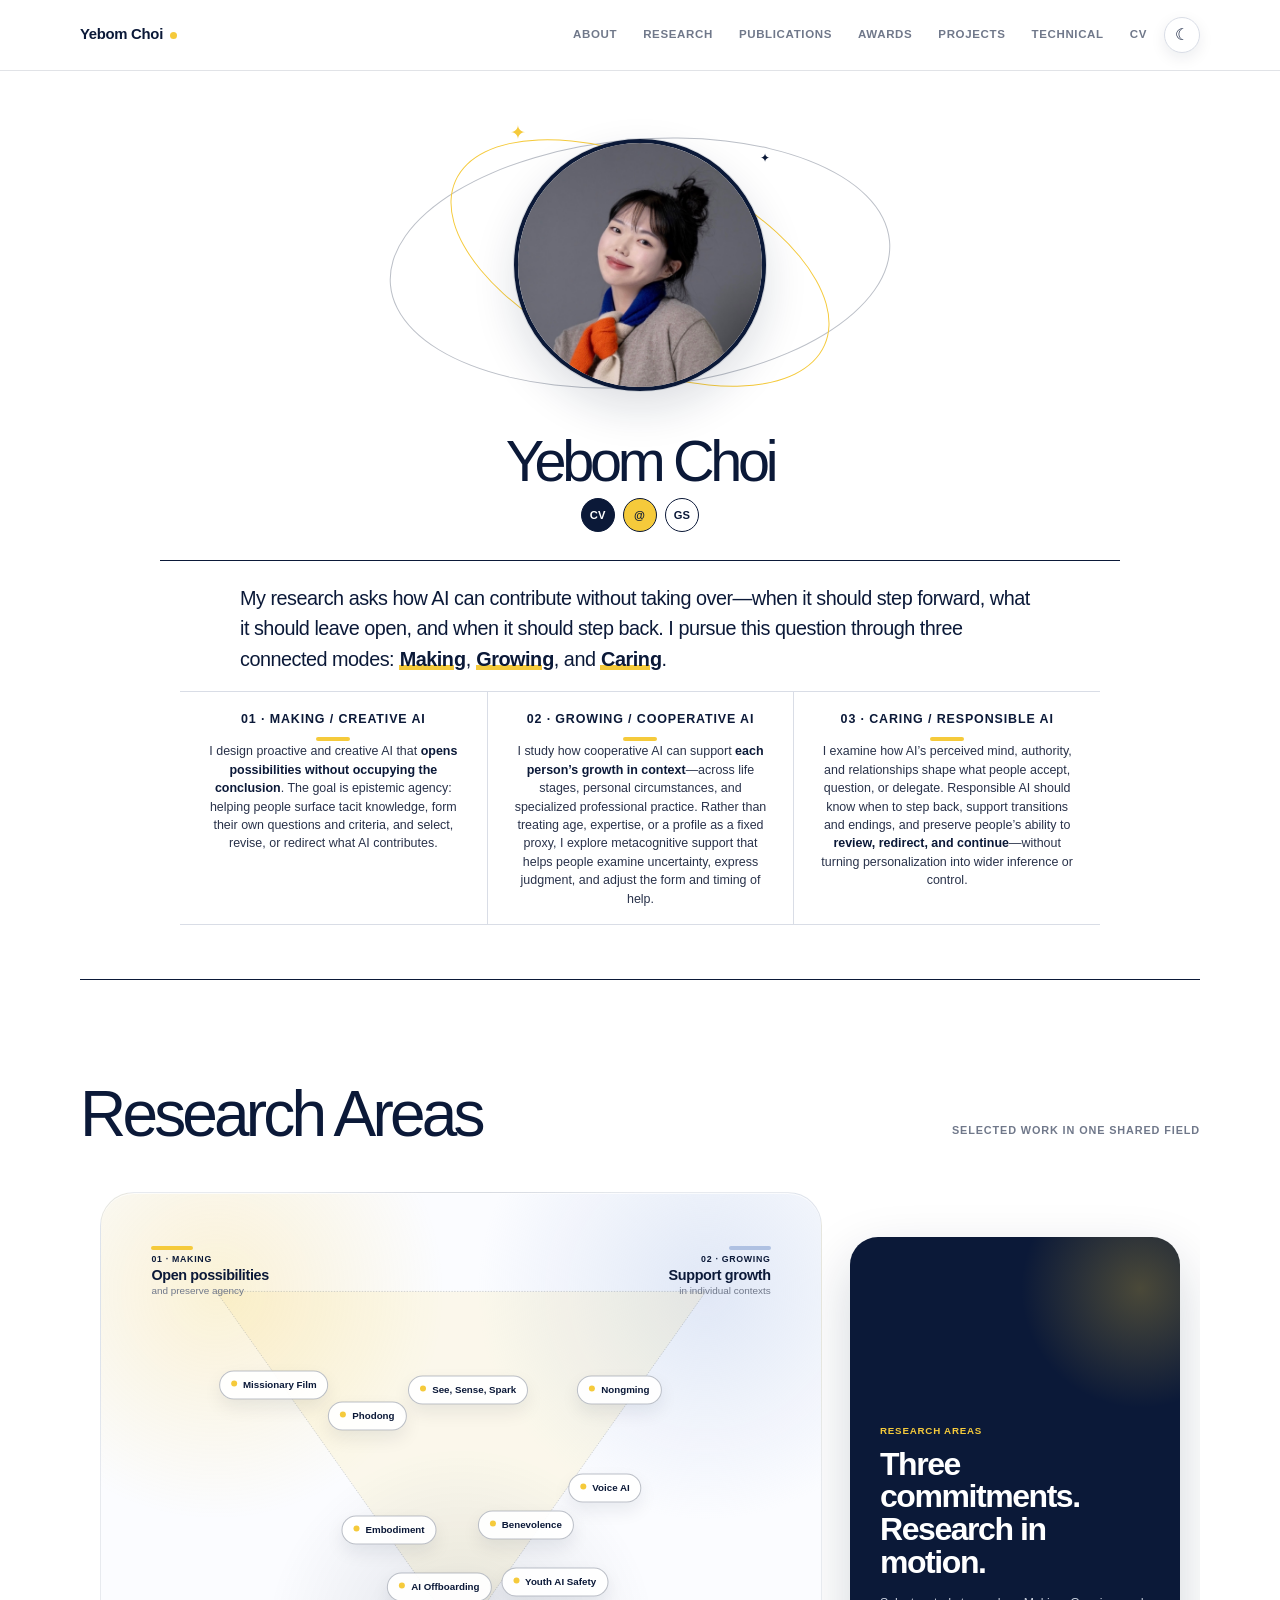
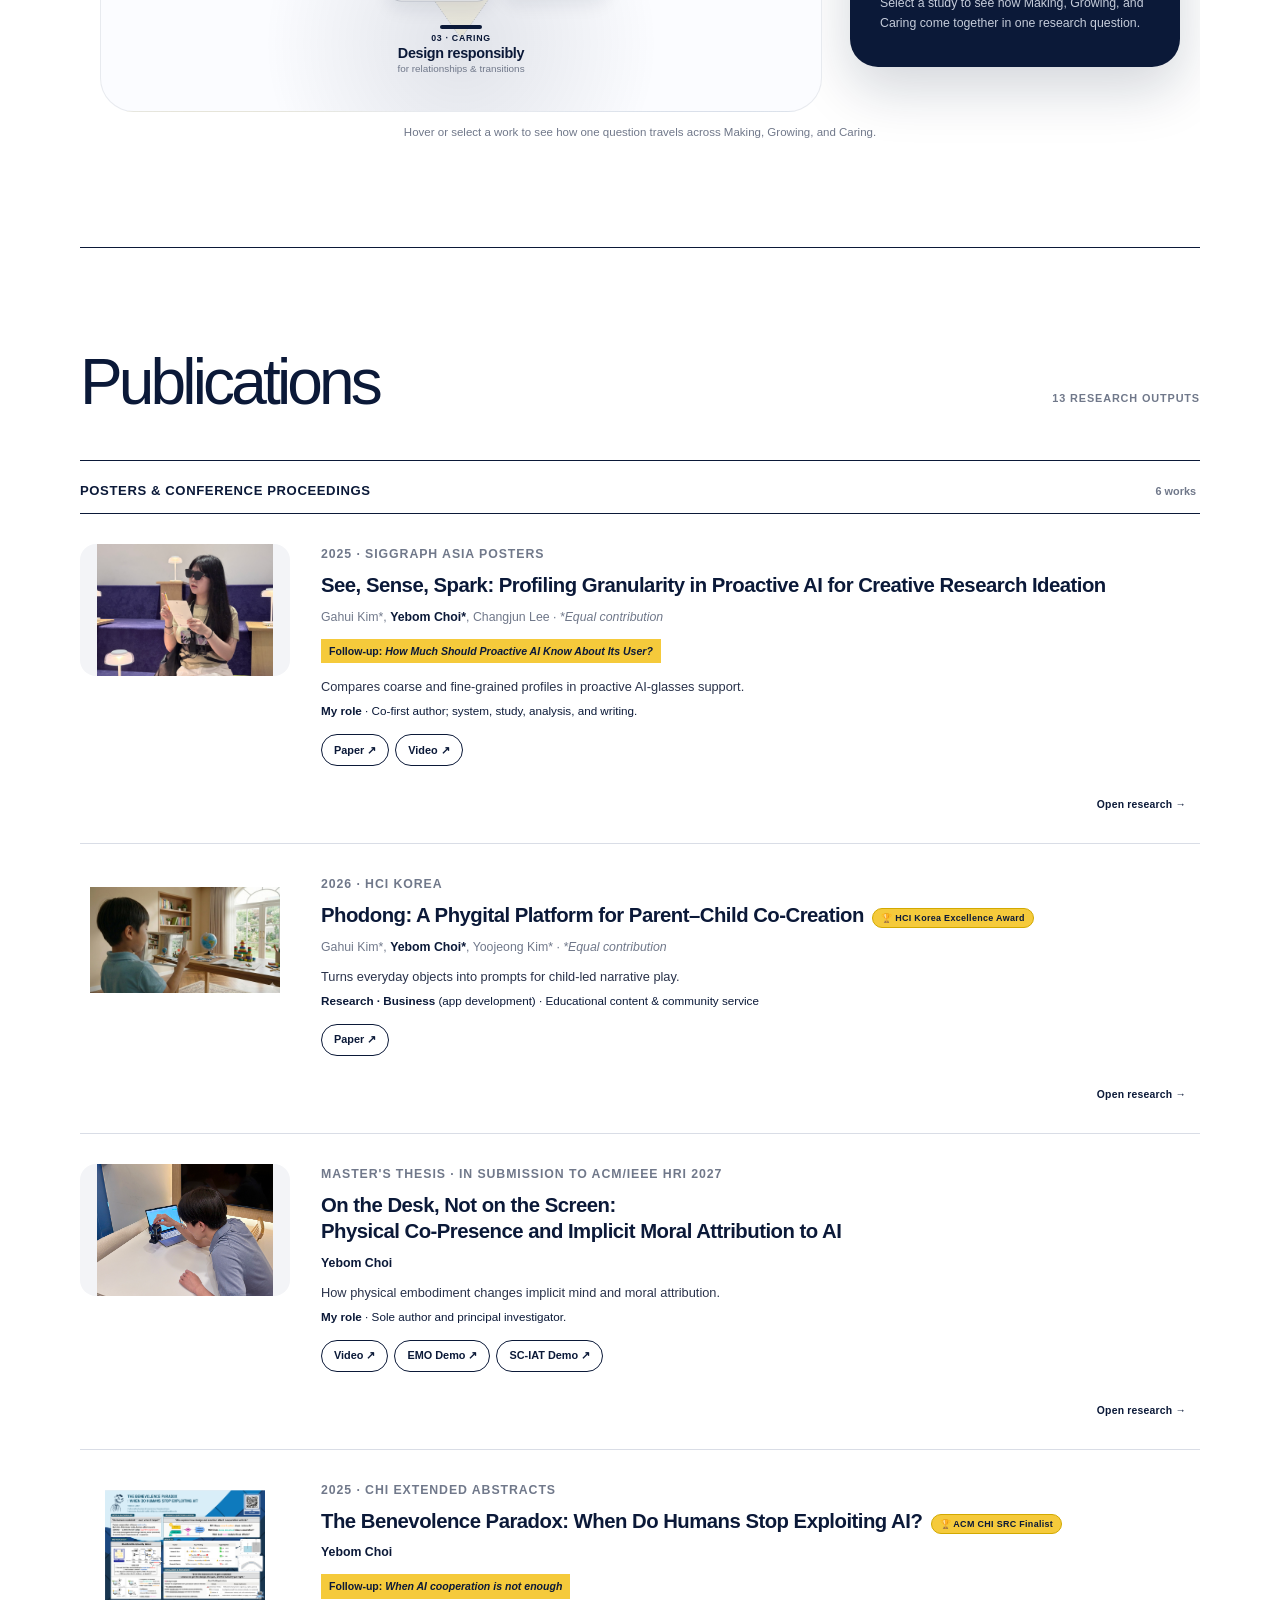
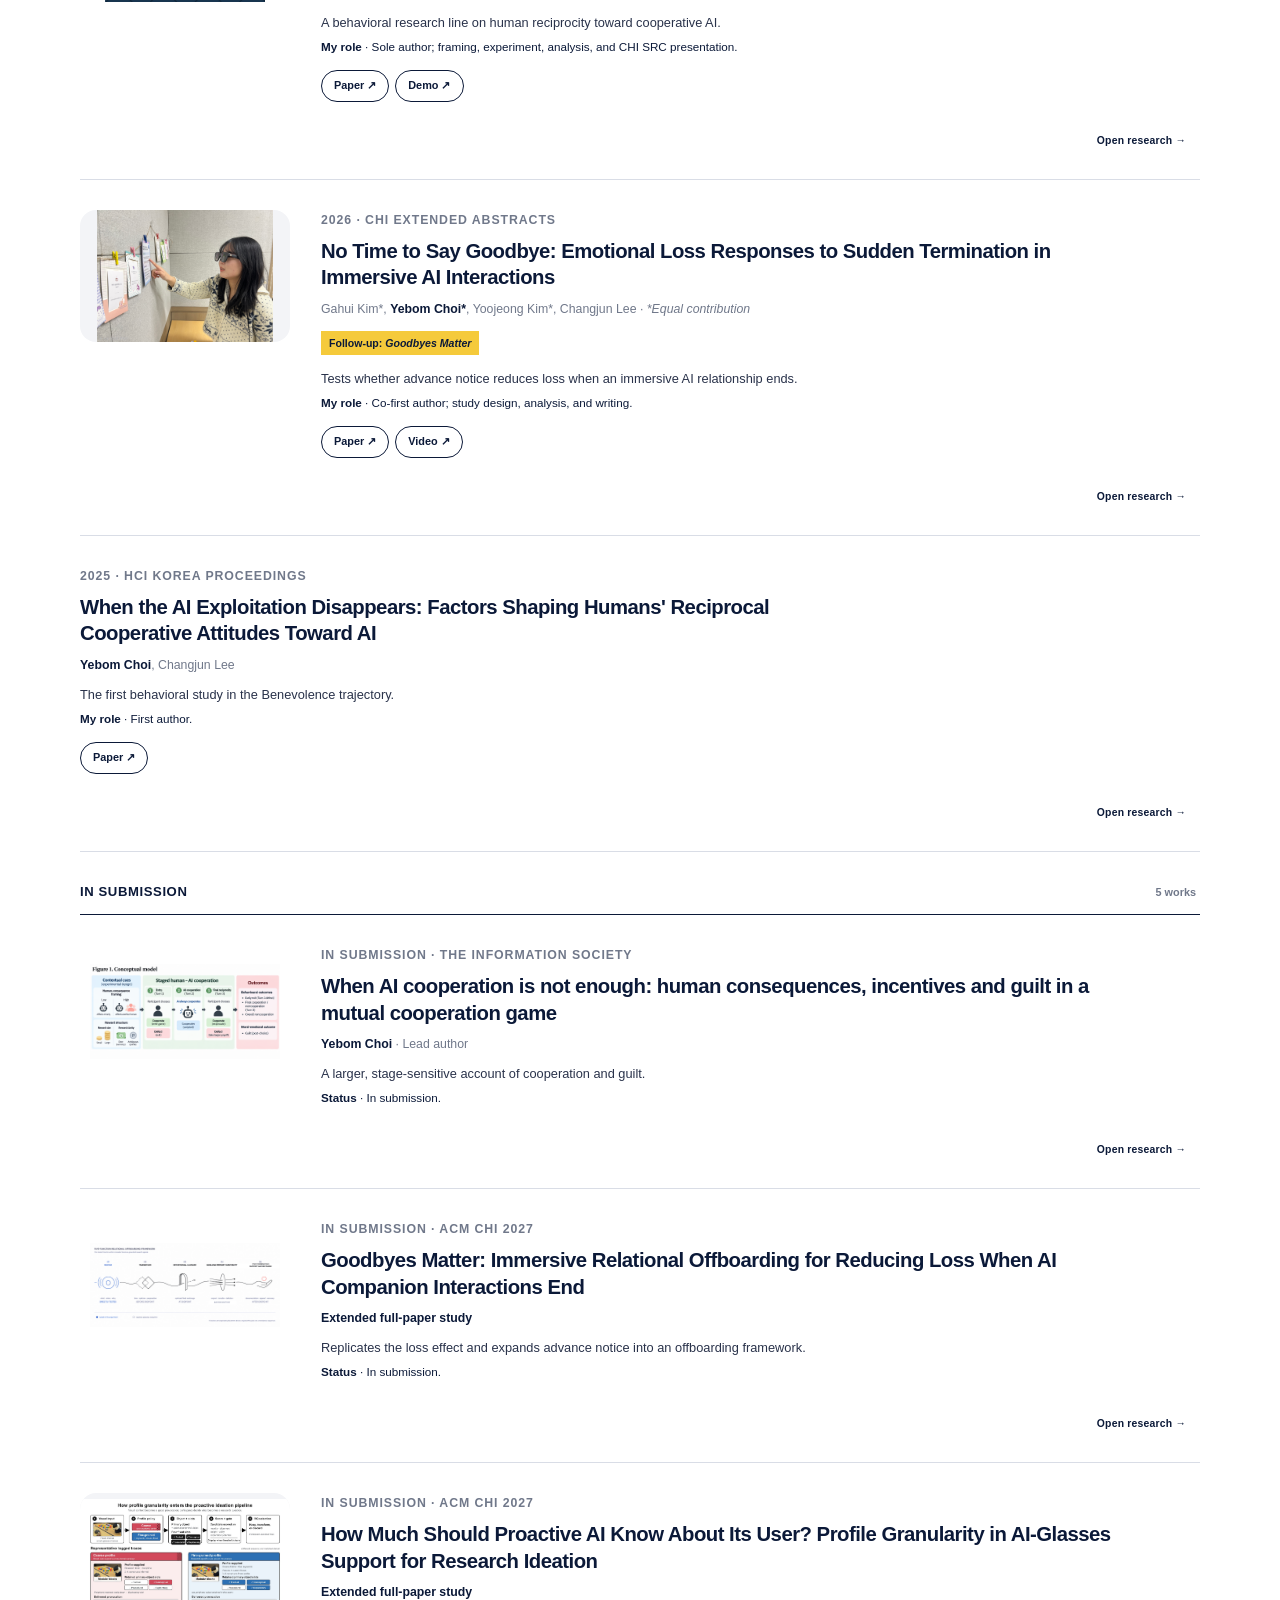
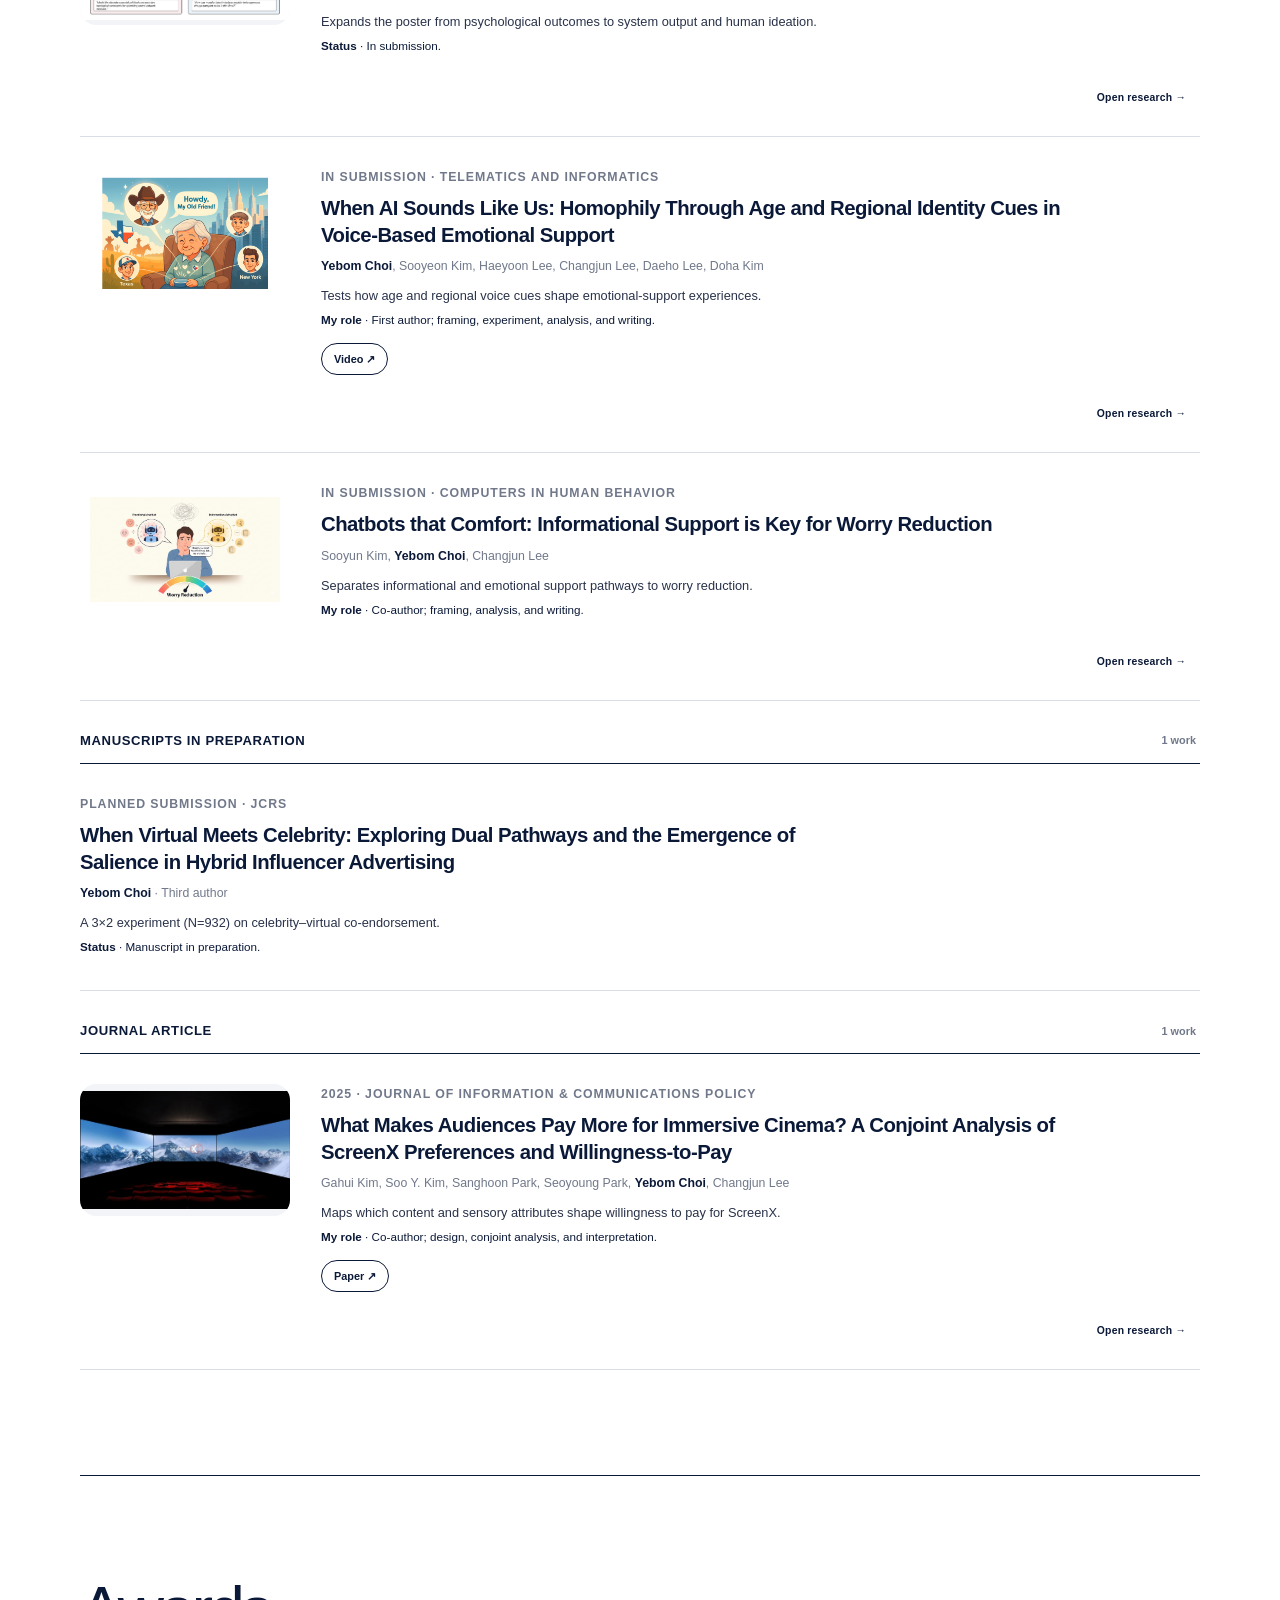
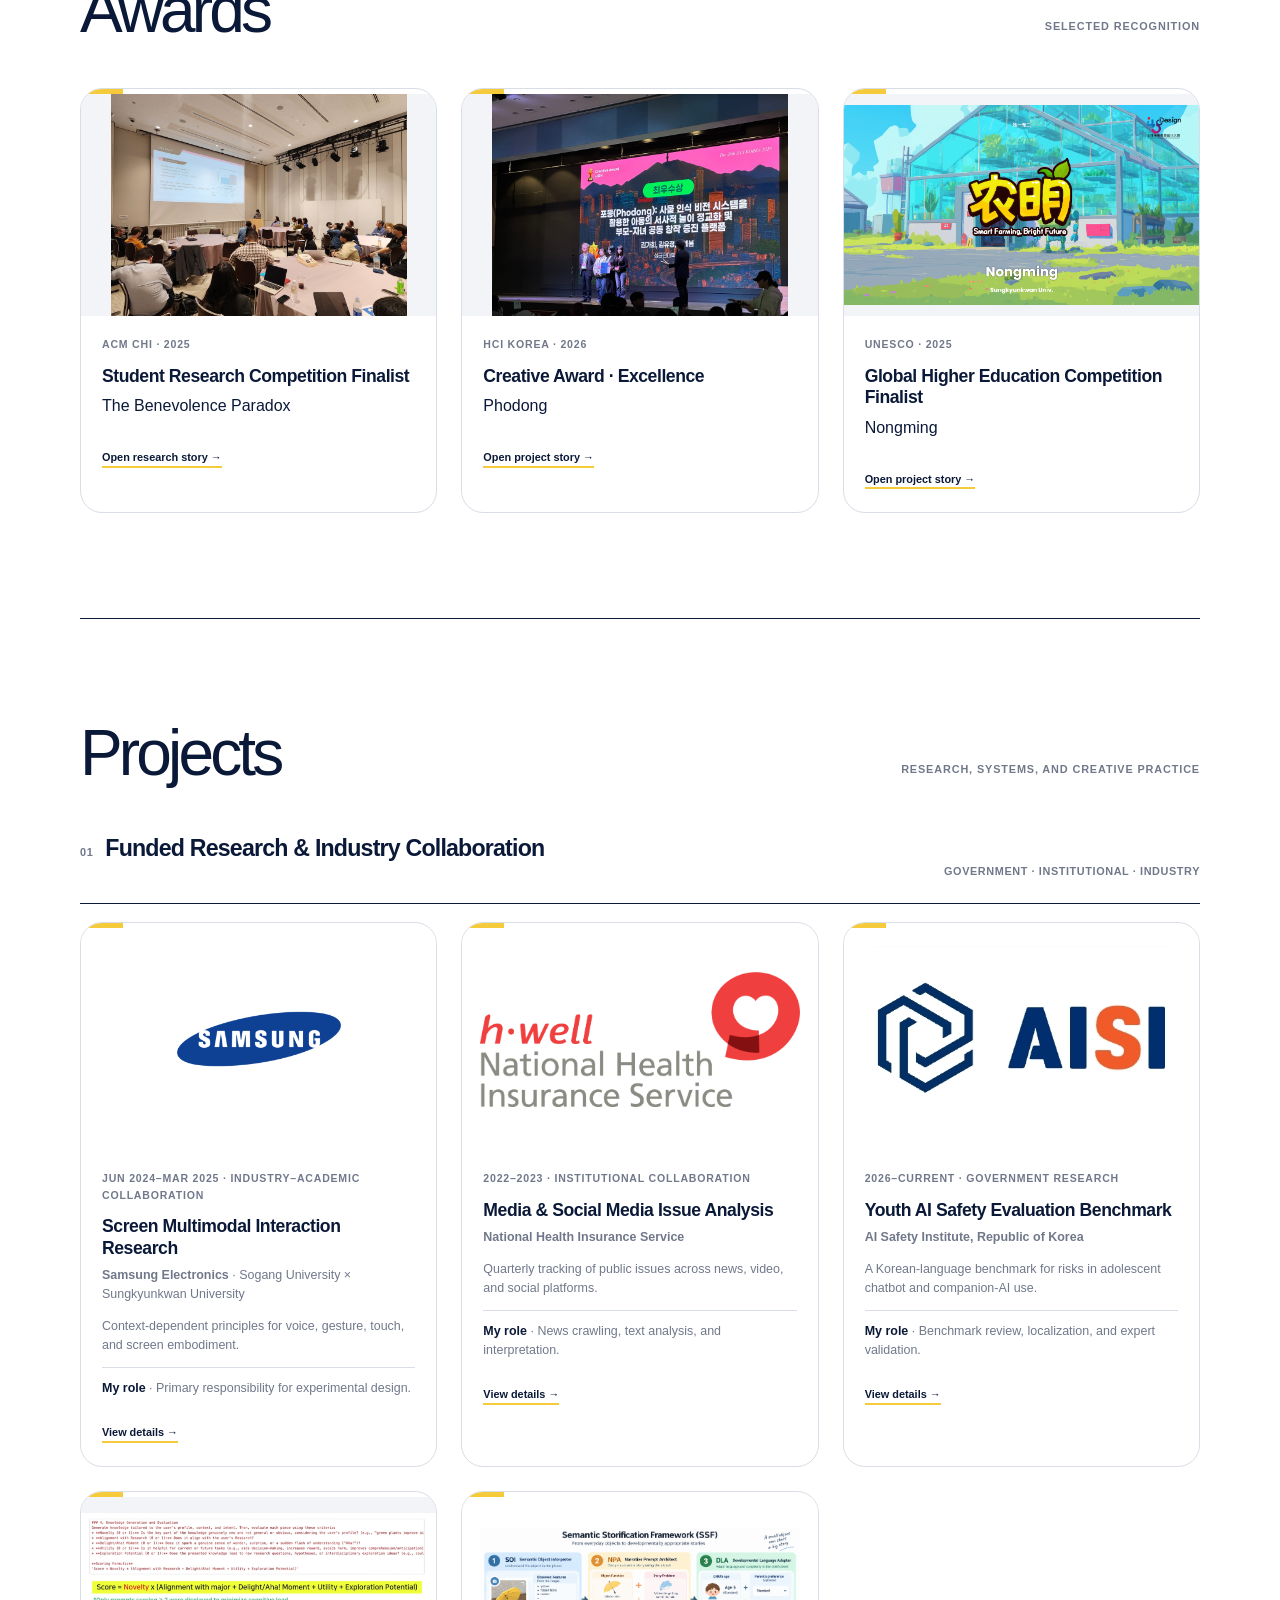
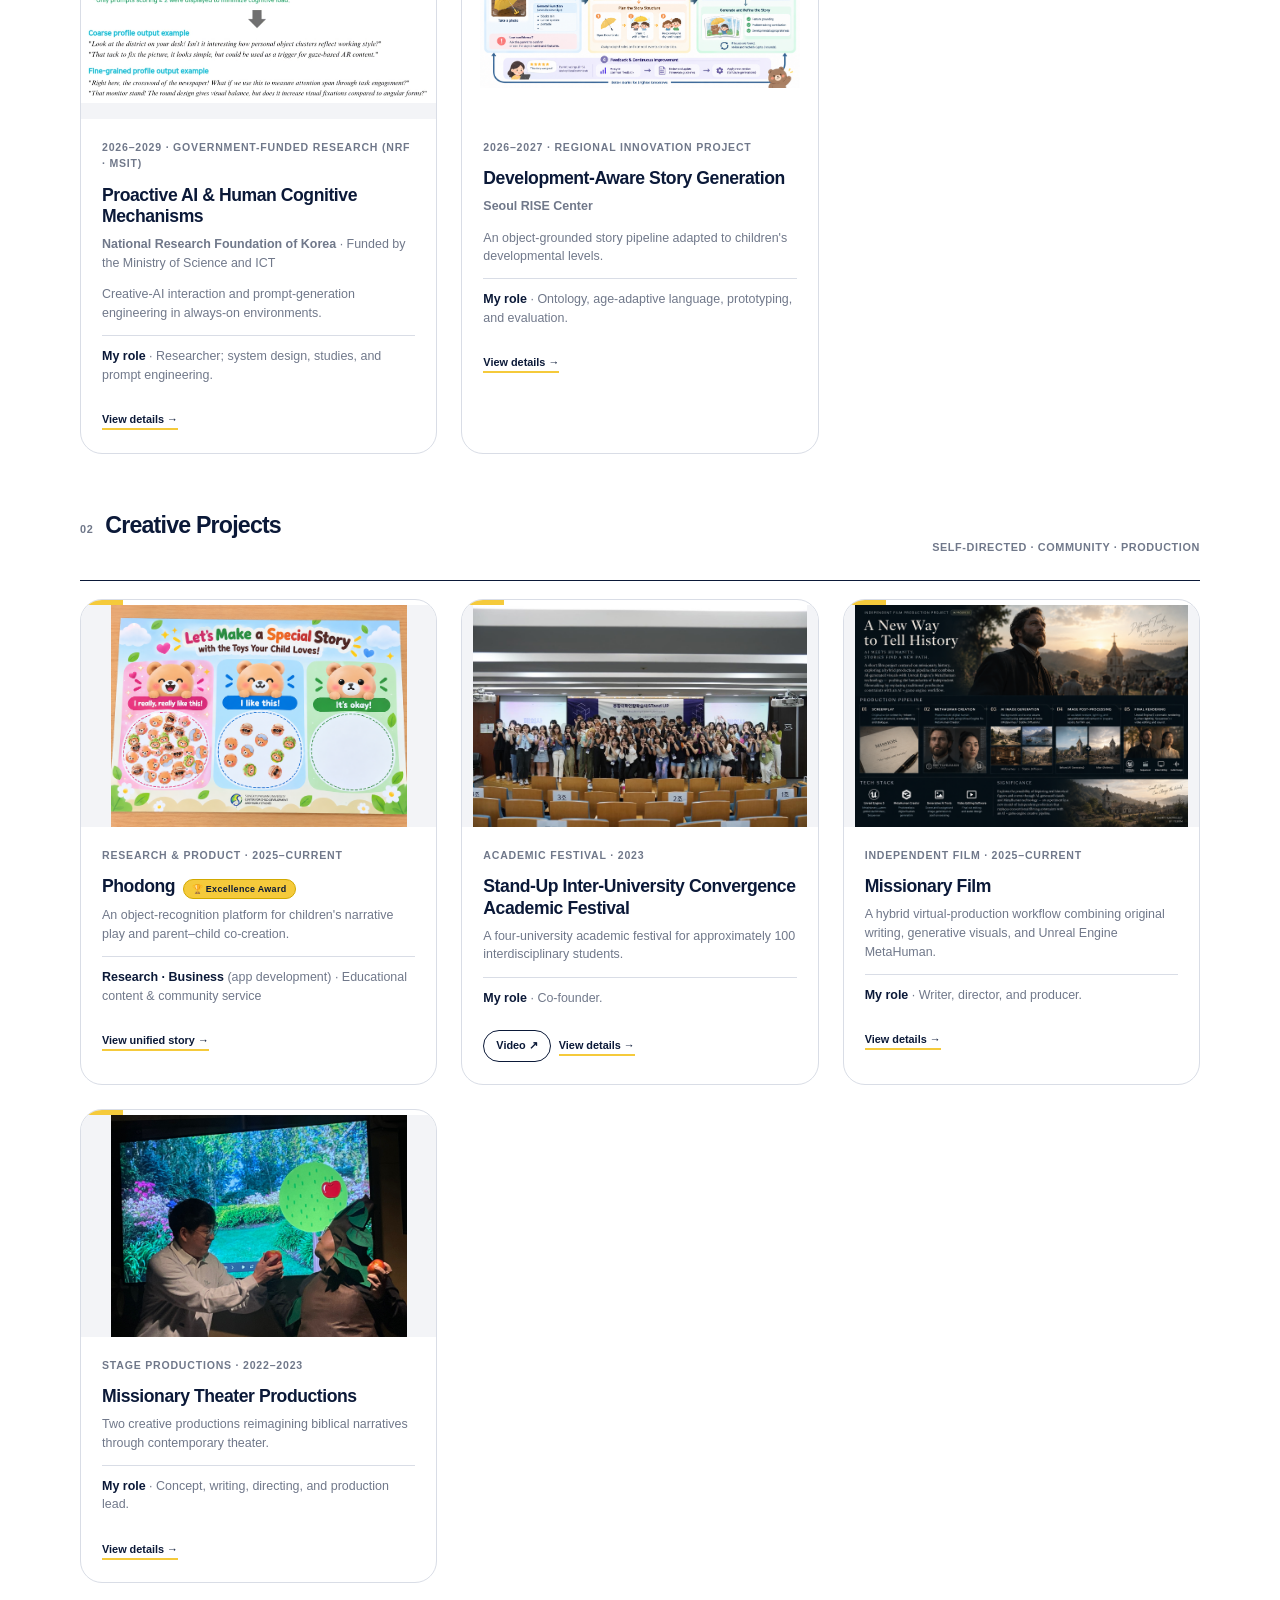
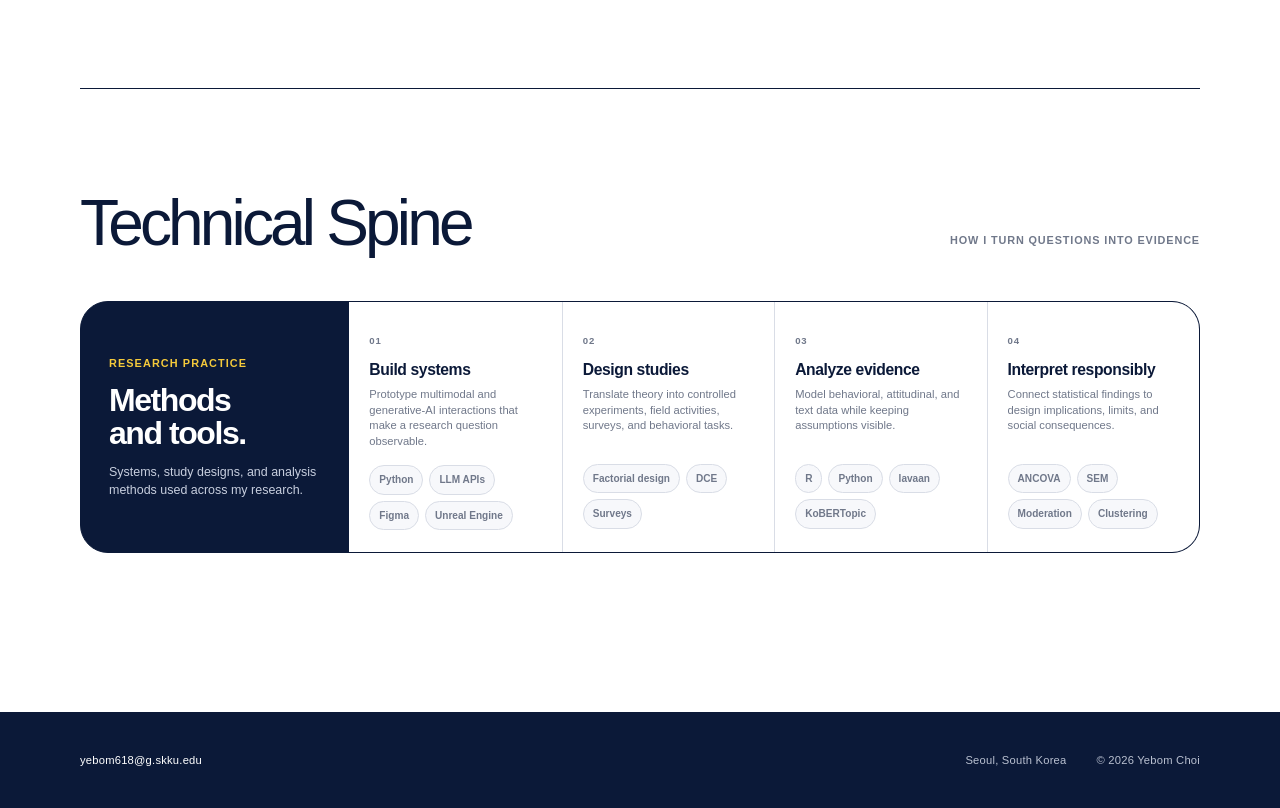
<file: index.html>
<!doctype html>
<html lang="en">
<head>
  <meta charset="utf-8" />
  <meta name="viewport" content="width=device-width, initial-scale=1" />
  <meta name="theme-color" content="#ffffff" />
  <title>Yebom Choi — HCI Researcher</title>
  <meta name="description" content="Yebom Choi is an HCI researcher studying creative, cooperative, and responsible AI." />
  <script>(()=>{const s=localStorage.getItem("yebom-theme");const p=matchMedia("(prefers-color-scheme: dark)").matches?"dark":"light";document.documentElement.dataset.theme=s||p;})();</script>
  <link rel="stylesheet" href="styles.css?v=20261007-1" />
</head>
<body>
  <header class="site-header"><div class="header-inner">
    <a class="brand" href="#about">Yebom Choi</a>
    <div class="header-actions"><nav class="top-nav" aria-label="Primary navigation"><a href="#about">About</a><a href="#research">Research</a><a href="#publications">Publications</a><a href="#awards">Awards</a><a href="#projects">Projects</a><a href="#technical">Technical</a><a href="assets/Yebom_Choi_Academic_CV.pdf">CV</a></nav><button class="theme-toggle" type="button" aria-label="Switch to dark mode"><span aria-hidden="true">☾</span></button></div>
  </div></header>
  <main>
    <section id="about" class="about page-width">
      <div class="identity-row"><div class="portrait-orbit"><span class="hero-orbit-line" aria-hidden="true"></span><span class="spark spark-one" aria-hidden="true">✦</span><span class="spark spark-two" aria-hidden="true">✦</span><div class="photo-mask"><img class="profile-photo" src="assets/yebom-choi-profile-0390.jpg" alt="Portrait of Yebom Choi" /></div></div><div class="identity-copy"><h1>Yebom Choi</h1><div class="profile-links"><a class="link-icon" href="assets/Yebom_Choi_Academic_CV.pdf" aria-label="Curriculum vitae">CV</a><a class="link-icon" href="mailto:yebom618@g.skku.edu" aria-label="Email Yebom Choi">@</a><a class="link-icon link-icon-wide" href="https://scholar.google.com/citations?hl=ko&amp;user=NtmGsdUAAAAJ" target="_blank" rel="noreferrer" aria-label="Google Scholar profile">GS</a></div></div></div>
      <div class="bio-grid"><div class="bio-copy"><p class="bio-manifesto">My research asks how AI can contribute without taking over—when it should step forward, what it should leave open, and when it should step back. I pursue this question through three connected modes: <strong><span class="bio-marker">Makin</span>g</strong>, <strong><span class="bio-marker">Growin</span>g</strong>, and <strong><span class="bio-marker">Carin</span>g</strong>.</p><div class="bio-modes">
        <article><p class="bio-mode-label">01 · Making / Creative AI</p><p>I design proactive and creative AI that <strong>opens possibilities without occupying the conclusion</strong>. The goal is epistemic agency: helping people surface tacit knowledge, form their own questions and criteria, and select, revise, or redirect what AI contributes.</p></article>
        <article><p class="bio-mode-label">02 · Growing / Cooperative AI</p><p>I study how cooperative AI can support <strong>each person’s growth in context</strong>—across life stages, personal circumstances, and specialized professional practice. Rather than treating age, expertise, or a profile as a fixed proxy, I explore metacognitive support that helps people examine uncertainty, express judgment, and adjust the form and timing of help.</p></article>
        <article><p class="bio-mode-label">03 · Caring / Responsible AI</p><p>I examine how AI’s perceived mind, authority, and relationships shape what people accept, question, or delegate. Responsible AI should know when to step back, support transitions and endings, and preserve people’s ability to <strong>review, redirect, and continue</strong>—without turning personalization into wider inference or control.</p></article>
      </div></div></div>
    </section>
    <section id="research" class="research-section content-section page-width">
      <div class="section-title"><h2>Research Areas</h2><span>Selected work in one shared field</span></div>
      <div class="research-field" data-active-work=""><div class="field-map" aria-label="A shared research field connecting Making, Growing, and Caring.">
        <svg class="field-connections" viewBox="0 0 100 100" preserveAspectRatio="none" aria-hidden="true"><path class="field-boundary" d="M16 19 L84 19 L50 86 Z"></path><line class="field-link link-making" x1="50" y1="52" x2="16" y2="19"></line><line class="field-link link-growing" x1="50" y1="52" x2="84" y2="19"></line><line class="field-link link-caring" x1="50" y1="52" x2="50" y2="86"></line><circle class="field-focus" cx="50" cy="52" r="2.1"></circle></svg>
        <div class="field-anchor anchor-making"><small>01 · Making</small><strong>Open possibilities</strong><span>and preserve agency</span></div><div class="field-anchor anchor-growing"><small>02 · Growing</small><strong>Support growth</strong><span>in individual contexts</span></div><div class="field-anchor anchor-caring"><small>03 · Caring</small><strong>Design responsibly</strong><span>for relationships &amp; transitions</span></div>
        <button class="field-work work-film" type="button" data-field-work="missionary-film" data-field-x="24" data-field-y="37"><span>Missionary Film</span></button><button class="field-work work-phodong" type="button" data-field-work="phodong" data-field-x="37" data-field-y="43"><span>Phodong</span></button><button class="field-work work-sss" type="button" data-field-work="sss" data-field-x="51" data-field-y="38"><span>See, Sense, Spark</span></button><button class="field-work work-nongming" type="button" data-field-work="nongming" data-field-x="72" data-field-y="38"><span>Nongming</span></button><button class="field-work work-homophily" type="button" data-field-work="homophily" data-field-x="70" data-field-y="57"><span>Voice AI</span></button><button class="field-work work-benevolence" type="button" data-field-work="benevolence" data-field-x="59" data-field-y="64"><span>Benevolence</span></button><button class="field-work work-embodiment" type="button" data-field-work="embodiment" data-field-x="40" data-field-y="65"><span>Embodiment</span></button><button class="field-work work-goodbye" type="button" data-field-work="goodbye" data-field-x="47" data-field-y="76"><span>AI Offboarding</span></button><button class="field-work work-youth" type="button" data-field-work="youth-safety" data-field-x="63" data-field-y="75"><span>Youth AI Safety</span></button>
      </div><aside class="field-story" aria-live="polite"><div class="field-story-intro" data-field-intro><span>Research areas</span><h3>Three commitments.<br />Research in motion.</h3><p>Select a study to see how Making, Growing, and Caring come together in one research question.</p></div><div class="field-story-work" data-field-story hidden><p class="field-story-eyebrow" data-field-eyebrow></p><h3 data-field-title></h3><p class="field-story-summary" data-field-summary></p><div class="field-story-modes"><span>Making</span><span>Growing</span><span>Caring</span></div><button class="field-open-button" type="button" data-field-open>Open the full research story <span>→</span></button></div></aside></div>
      <p class="field-instruction">Hover or select a work to see how one question travels across Making, Growing, and Caring.</p>
    </section>
    <section id="publications" class="content-section page-width">
      <div class="section-title"><h2>Publications</h2><span>13 research outputs</span></div><div class="publication-list">
        <article id="pub-benevolence" data-detail-card="benevolence"><div class="pub-thumbnail"><img src="assets/detail/benevolence/thumbnail.png" alt="The Benevolence Paradox research poster" /></div><div class="pub-copy"><p class="pub-meta">2025 · CHI Extended Abstracts</p><h3>The Benevolence Paradox: When Do Humans Stop Exploiting AI? <span class="award-badge">★ ACM CHI SRC Finalist</span></h3><p><strong>Yebom Choi</strong></p><p class="work-status">Follow-up: <em>When AI cooperation is not enough</em></p><p class="pub-summary">A behavioral research line on human reciprocity toward cooperative AI.</p><p class="pub-role"><strong>My role</strong> · Sole author; framing, experiment, analysis, and CHI SRC presentation.</p><a class="paper-link" href="https://dl.acm.org/doi/pdf/10.1145/3706599.3719279" target="_blank" rel="noreferrer">Paper ↗</a><a class="paper-link" href="https://mrg-y1rb.vercel.app/?condition=4&amp;ccode=E88A6AC1F5" target="_blank" rel="noreferrer">Demo ↗</a></div></article>
        <article id="pub-homophily" data-detail-card="homophily"><div class="pub-thumbnail"><img src="assets/detail/homophily/thumbnail.png" alt="Older adult speaking with a voice-based AI" /></div><div class="pub-copy"><p class="pub-meta">Under review · Telematics and Informatics</p><h3>When AI Sounds Like Us: Homophily Through Age and Regional Identity Cues in Voice-Based Emotional Support</h3><p><strong>Yebom Choi</strong>, Sooyeon Kim, Haeyoon Lee, Changjun Lee, Daeho Lee, Doha Kim</p><p class="pub-summary">Tests how age and regional voice cues shape emotional-support experiences.</p><p class="pub-role"><strong>My role</strong> · First author; framing, experiment, analysis, and writing.</p><a class="paper-link" href="https://youtu.be/fIHGNQhxkyE?si=cRXqr7V3E5IYFjcp" target="_blank" rel="noreferrer">Video ↗</a></div></article>
        <article id="pub-chatbots" data-detail-card="chatbots"><div class="pub-thumbnail"><img src="assets/detail/chatbots/thumbnail.jpg" alt="Chatbot support pathways" /></div><div class="pub-copy"><p class="pub-meta">Under review · Computers in Human Behavior</p><h3>Chatbots that Comfort: Informational Support is Key for Worry Reduction</h3><p>Sooyun Kim, <strong>Yebom Choi</strong>, Changjun Lee</p><p class="pub-summary">Separates informational and emotional support pathways to worry reduction.</p><p class="pub-role"><strong>My role</strong> · Co-author; framing, analysis, and writing.</p></div></article>
        <article id="pub-screenx"><div class="pub-thumbnail"><img src="assets/detail/screenx/figure.png" alt="ScreenX audience preference analysis" /></div><div class="pub-copy"><p class="pub-meta">2025 · Journal of Information &amp; Communications Policy</p><h3>What Makes Audiences Pay More for Immersive Cinema? A Conjoint Analysis of ScreenX Preferences and Willingness-to-Pay</h3><p>Gahui Kim, Soo Y. Kim, Sanghoon Park, Seoyoung Park, <strong>Yebom Choi</strong>, Changjun Lee</p><p class="pub-summary">Maps which content and sensory attributes shape willingness to pay for ScreenX.</p><p class="pub-role"><strong>My role</strong> · Co-author; design, conjoint analysis, and interpretation.</p><a class="paper-link" href="https://www.dbpia.co.kr/journal/articleDetail?nodeId=NODE12717030" target="_blank" rel="noreferrer">Paper ↗</a></div></article>
        <article id="pub-goodbye" data-detail-card="goodbye"><div class="pub-thumbnail"><img src="assets/detail/goodbye/thumbnail.png" alt="Illustration of an AI companion relationship ending" /></div><div class="pub-copy"><p class="pub-meta">2026 · CHI Extended Abstracts</p><h3>No Time to Say Goodbye: Emotional Loss Responses to Sudden Termination in Immersive AI Interactions</h3><p>Gahui Kim*, <strong>Yebom Choi*</strong>, Yoojeong Kim*, Changjun Lee · <em>*Equal contribution</em></p><p class="work-status">Follow-up: <em>Goodbyes Matter</em></p><p class="pub-summary">Tests whether advance notice reduces loss when an immersive AI relationship ends.</p><p class="pub-role"><strong>My role</strong> · Co-first author; study design, analysis, and writing.</p><a class="paper-link" href="https://dl.acm.org/doi/pdf/10.1145/3772363.3798687" target="_blank" rel="noreferrer">Paper ↗</a><a class="paper-link" href="https://youtu.be/VbXlg3Xxh0g?si=0kWh8hS35E6_chM7" target="_blank" rel="noreferrer">Video ↗</a></div></article>
        <article id="pub-phodong" data-detail-card="phodong"><div class="pub-thumbnail"><img src="assets/detail/phodong/thumbnail.png" alt="A child creating a Phodong story" /></div><div class="pub-copy"><p class="pub-meta">2026 · HCI Korea</p><h3>Phodong: A Phygital Platform for Parent–Child Co-Creation <span class="award-badge">★ HCI Korea Excellence Award</span></h3><p>Gahui Kim*, <strong>Yebom Choi*</strong>, Yoojeong Kim* · <em>*Equal contribution</em></p><p class="pub-summary">Turns everyday objects into prompts for child-led narrative play.</p><p class="pub-role"><strong>Research · Business</strong> (app development) · Educational content &amp; community service</p><a class="paper-link" href="https://www.dbpia.co.kr/journal/voisDetail?voisId=VOIS00810329" target="_blank" rel="noreferrer">Paper ↗</a></div></article>
        <article id="pub-sss" data-detail-card="sss"><div class="pub-thumbnail"><img src="assets/detail/sss/overview.png" alt="Proactive AI ideation pipeline" /></div><div class="pub-copy"><p class="pub-meta">2025 · SIGGRAPH Asia Posters</p><h3>See, Sense, Spark: Profiling Granularity in Proactive AI for Creative Research Ideation</h3><p>Gahui Kim*, <strong>Yebom Choi*</strong>, Changjun Lee · <em>*Equal contribution</em></p><p class="work-status">Follow-up: <em>How Much Should Proactive AI Know About Its User?</em></p><p class="pub-summary">Compares coarse and fine-grained profiles in proactive AI-glasses support.</p><p class="pub-role"><strong>My role</strong> · Co-first author; system, study, analysis, and writing.</p><a class="paper-link" href="https://dl.acm.org/doi/full/10.1145/3757374.3771458" target="_blank" rel="noreferrer">Paper ↗</a><a class="paper-link" href="https://youtu.be/kbhWUENajDM?si=b6m7_Tjsb87YCoGQ" target="_blank" rel="noreferrer">Video ↗</a></div></article>
        <article id="pub-exploitation" data-detail-card="benevolence"><div class="pub-thumbnail"><img src="assets/detail/benevolence/figure-3.png" alt="Reciprocal cooperation results" /></div><div class="pub-copy"><p class="pub-meta">2025 · HCI Korea Proceedings</p><h3>When the AI Exploitation Disappears: Factors Shaping Humans' Reciprocal Cooperative Attitudes Toward AI</h3><p><strong>Yebom Choi</strong>, Changjun Lee</p><p class="pub-summary">The first behavioral study in the Benevolence trajectory.</p><p class="pub-role"><strong>My role</strong> · First author.</p><a class="paper-link" href="https://www.dbpia.co.kr/journal/articleDetail?nodeId=NODE12131515" target="_blank" rel="noreferrer">Paper ↗</a></div></article>
        <article id="pub-ai-cooperation" data-detail-card="benevolence" data-research-node="follow-up"><div class="pub-thumbnail"><img src="assets/detail/benevolence/overview.png" alt="Mutual cooperation game" /></div><div class="pub-copy"><p class="pub-meta">In submission · The Information Society</p><h3>When AI cooperation is not enough: human consequences, incentives and guilt in a mutual cooperation game</h3><p><strong>Yebom Choi</strong> · Lead author</p><p class="pub-summary">A larger, stage-sensitive account of cooperation and guilt.</p><p class="pub-role"><strong>Status</strong> · In submission.</p></div></article>
        <article id="pub-goodbyes-matter" data-detail-card="goodbye" data-research-node="follow-up"><div class="pub-thumbnail"><img src="assets/detail/goodbye/figure-4.png" alt="Relational offboarding framework" /></div><div class="pub-copy"><p class="pub-meta">In submission · ACM CHI 2027</p><h3>Goodbyes Matter: Immersive Relational Offboarding for Reducing Loss When AI Companion Interactions End</h3><p><strong>Extended full-paper study</strong></p><p class="pub-summary">Replicates the loss effect and expands advance notice into an offboarding framework.</p><p class="pub-role"><strong>Status</strong> · In submission.</p></div></article>
        <article id="pub-proactive-profile" data-detail-card="sss" data-research-node="follow-up"><div class="pub-thumbnail"><img src="assets/detail/sss/figure-2.png" alt="Profile condition effects" /></div><div class="pub-copy"><p class="pub-meta">In submission · ACM CHI 2027</p><h3>How Much Should Proactive AI Know About Its User? Profile Granularity in AI-Glasses Support for Research Ideation</h3><p><strong>Extended full-paper study</strong></p><p class="pub-summary">Expands the poster from psychological outcomes to system output and human ideation.</p><p class="pub-role"><strong>Status</strong> · In submission.</p></div></article>
        <article id="pub-on-the-desk" data-detail-card="on-the-desk"><div class="pub-thumbnail"><img src="assets/detail/embodiment/procedure.png" alt="Physical and virtual AI study procedure" /></div><div class="pub-copy"><p class="pub-meta">Master's thesis · In submission to ACM/IEEE HRI 2027</p><h3>On the Desk, Not on the Screen:<br />Physical Co-Presence and Implicit Moral Attribution to AI</h3><p><strong>Yebom Choi</strong></p><p class="pub-summary">How physical embodiment changes implicit mind and moral attribution.</p><p class="pub-role"><strong>My role</strong> · Sole author and principal investigator.</p><a class="paper-link" href="https://www.youtube.com/watch?v=iJNP2CHBXho" target="_blank" rel="noreferrer">Video ↗</a><a class="paper-link" href="https://virtual-emo.vercel.app/" target="_blank" rel="noreferrer">EMO Demo ↗</a><a class="paper-link" href="https://yebomis.github.io/emo-post-iat-demo/" target="_blank" rel="noreferrer">SC-IAT Demo ↗</a></div></article>
        <article id="pub-virtual-celebrity"><div class="pub-thumbnail pub-placeholder" aria-hidden="true"><span>Hybrid<br />Influencers</span></div><div class="pub-copy"><p class="pub-meta">Planned submission · JCRS</p><h3>When Virtual Meets Celebrity: Exploring Dual Pathways and the Emergence of Salience in Hybrid Influencer Advertising</h3><p><strong>Yebom Choi</strong> · Third author</p><p class="pub-summary">A 3×2 experiment (N=932) on celebrity–virtual co-endorsement.</p><p class="pub-role"><strong>Status</strong> · Manuscript in preparation.</p></div></article>
      </div>
    </section>
    <section id="awards" class="content-section page-width">
      <div class="section-title"><h2>Awards</h2><span>Selected recognition</span></div>
      <div class="visual-grid award-grid">
        <article class="visual-card" data-detail-card="benevolence">
          <img src="assets/detail/awards/src.jpg" alt="Yebom Choi presenting at the ACM CHI Student Research Competition" />
          <div><p class="card-meta">ACM CHI · 2025</p><h3>Student Research Competition Finalist</h3><p>The Benevolence Paradox</p><span class="card-detail-hint">Open research story →</span></div>
        </article>
        <article class="visual-card" data-detail-card="phodong">
          <img src="assets/detail/awards/phodong.jpg" alt="Phodong team receiving an HCI Korea award" />
          <div><p class="card-meta">HCI Korea · 2026</p><h3>Creative Award · Excellence</h3><p>Phodong</p><span class="card-detail-hint">Open project story →</span></div>
        </article>
        <article id="award-nongming" class="visual-card" data-detail-card="nongming">
          <img src="assets/detail/nongming/thumbnail.png" alt="Nongming smart-farm education game" />
          <div><p class="card-meta">UNESCO · 2025</p><h3>Global Higher Education Competition Finalist</h3><p>Nongming</p><span class="card-detail-hint">Open project story →</span></div>
        </article>
      </div>
    </section>

    <section id="projects" class="content-section page-width">
      <div class="section-title"><h2>Projects</h2><span>Research, systems, and creative practice</span></div>

      <div class="project-group-heading"><div><span>01</span><h3>Funded Research &amp; Industry Collaboration</h3></div><p>Government · Institutional · Industry</p></div>
      <div class="visual-grid project-grid">
        <article id="project-samsung" class="visual-card" data-detail-card="samsung">
          <img src="assets/detail/samsung/thumbnail.png" alt="Screen multimodal interaction research" />
          <div><p class="card-meta">Jun 2024–Mar 2025 · Industry–Academic Collaboration</p><h3>Screen Multimodal Interaction Research</h3><p class="project-organization"><strong>Samsung Electronics</strong> · Sogang University × Sungkyunkwan University</p><p>Context-dependent principles for voice, gesture, touch, and screen embodiment.</p><p class="role-note"><strong>My role</strong> · Primary responsibility for experimental design.</p><span class="card-detail-hint">View details →</span></div>
        </article>
        <article id="project-nhis" class="visual-card" data-detail-card="nhis">
          <img src="assets/detail/nhis/thumbnail.png" alt="National health insurance media issue analysis" />
          <div><p class="card-meta">2022–2023 · Institutional Collaboration</p><h3>Media &amp; Social Media Issue Analysis</h3><p class="project-organization"><strong>National Health Insurance Service</strong></p><p>Quarterly tracking of public issues across news, video, and social platforms.</p><p class="role-note"><strong>My role</strong> · News crawling, text analysis, and interpretation.</p><span class="card-detail-hint">View details →</span></div>
        </article>
        <article id="project-youth-safety" class="visual-card media-contain" data-detail-card="youth-safety">
          <img src="assets/detail/aisi/benchmark-overview.png?v=20261007-2" alt="Korean Youth AI Safety Evaluation Benchmark workflow" />
          <div><p class="card-meta">2026–Current · Government Research</p><h3>Youth AI Safety Evaluation Benchmark</h3><p class="project-organization"><strong>AI Safety Institute, Republic of Korea</strong></p><p>A Korean-language benchmark for risks in adolescent chatbot and companion-AI use.</p><p class="role-note"><strong>My role</strong> · Benchmark review, localization, and expert validation.</p><span class="card-detail-hint">View details →</span></div>
        </article>
        <article id="project-proactive-ai" class="visual-card" data-detail-card="always-on-ai">
          <img src="assets/detail/alwayson/thumbnail.png" alt="Prompt scoring and output examples for always-on proactive AI research" />
          <div><p class="card-meta">2026–2029 · Government-Funded Research (NRF · MSIT)</p><h3>Proactive AI &amp; Human Cognitive Mechanisms</h3><p class="project-organization"><strong>National Research Foundation of Korea</strong> · Funded by the Ministry of Science and ICT</p><p>Creative-AI interaction and prompt-generation engineering in always-on environments.</p><p class="role-note"><strong>My role</strong> · Researcher; system design, studies, and prompt engineering.</p><span class="card-detail-hint">View details →</span></div>
        </article>
        <article id="project-story-generation" class="visual-card" data-detail-card="child-story">
          <img src="assets/detail/rise/architecture.png" alt="Semantic Storification Framework architecture" />
          <div><p class="card-meta">2026–2027 · Regional Innovation Project</p><h3>Development-Aware Story Generation</h3><p class="project-organization"><strong>Seoul RISE Center</strong></p><p>An object-grounded story pipeline adapted to children's developmental levels.</p><p class="role-note"><strong>My role</strong> · Ontology, age-adaptive language, prototyping, and evaluation.</p><span class="card-detail-hint">View details →</span></div>
        </article>
      </div>

      <div class="project-group-heading project-group-heading-creative"><div><span>02</span><h3>Creative Projects</h3></div><p>Self-directed · Community · Production</p></div>
      <div class="visual-grid project-grid">
        <article id="project-phodong" class="visual-card" data-detail-card="phodong">
          <img src="assets/detail/phodong/creative-project-thumbnail.png" alt="Children's evaluation board for the Phodong storytelling activity" />
          <div><p class="card-meta">Research &amp; Product · 2025–Current</p><h3>Phodong <span class="award-badge">★ Excellence Award</span></h3><p>An object-recognition platform for children's narrative play and parent–child co-creation.</p><p class="role-note"><strong>Research · Business</strong> (app development) · Educational content &amp; community service</p><span class="card-detail-hint">View unified story →</span></div>
        </article>
        <article id="project-standup" class="visual-card" data-detail-card="standup">
          <img src="assets/detail/standup/thumbnail.jpg" alt="Stand-Up Inter-University Convergence Academic Festival" />
          <div><p class="card-meta">Academic Festival · 2023</p><h3>Stand-Up Inter-University Convergence Academic Festival</h3><p>A four-university academic festival for approximately 100 interdisciplinary students.</p><p class="role-note"><strong>My role</strong> · Co-founder.</p><a class="card-action-link" href="https://www.youtube.com/watch?v=Z4IrUHiMCIE" target="_blank" rel="noreferrer">Video ↗</a><span class="card-detail-hint">View details →</span></div>
        </article>
        <article id="project-film" class="visual-card" data-detail-card="missionary-film">
          <img src="assets/detail/missionary-film/image.png" alt="AI-assisted missionary film production" />
          <div><p class="card-meta">Independent Film · 2025–Current</p><h3>Missionary Film</h3><p>A hybrid virtual-production workflow combining original writing, generative visuals, and Unreal Engine MetaHuman.</p><p class="role-note"><strong>My role</strong> · Writer, director, and producer.</p><span class="card-detail-hint">View details →</span></div>
        </article>
        <article id="project-stage" class="visual-card" data-detail-card="missionary-theater">
          <img src="assets/detail/missionary-theater/scene-1.jpg" alt="Missionary theater production" />
          <div><p class="card-meta">Stage Productions · 2022–2023</p><h3>Missionary Theater Productions</h3><p>Two creative productions reimagining biblical narratives through contemporary theater.</p><p class="role-note"><strong>My role</strong> · Concept, writing, directing, and production lead.</p><span class="card-detail-hint">View details →</span></div>
        </article>
      </div>
    </section>

    <section id="technical" class="content-section page-width">
      <div class="section-title"><h2>Technical Spine</h2><span>How I turn questions into evidence</span></div>
      <div class="technical-spine">
        <div class="technical-spine-intro"><p>Research practice</p><h3>Methods<br />and tools.</h3><span>Systems, study designs, and analysis methods used across my research.</span></div>
        <div class="technical-clusters">
          <article><span>01</span><h4>Build systems</h4><p>Prototype multimodal and generative-AI interactions that make a research question observable.</p><div><span class="technical-tag">Python</span><span class="technical-tag">LLM APIs</span><span class="technical-tag">Figma</span><span class="technical-tag">Unreal Engine</span></div></article>
          <article><span>02</span><h4>Design studies</h4><p>Translate theory into controlled experiments, field activities, surveys, and behavioral tasks.</p><div><span class="technical-tag">Factorial design</span><span class="technical-tag">DCE</span><span class="technical-tag">Surveys</span></div></article>
          <article><span>03</span><h4>Analyze evidence</h4><p>Model behavioral, attitudinal, and text data while keeping assumptions visible.</p><div><span class="technical-tag">R</span><span class="technical-tag">Python</span><span class="technical-tag">lavaan</span><span class="technical-tag">KoBERTopic</span></div></article>
          <article><span>04</span><h4>Interpret responsibly</h4><p>Connect statistical findings to design implications, limits, and social consequences.</p><div><span class="technical-tag">ANCOVA</span><span class="technical-tag">SEM</span><span class="technical-tag">Moderation</span><span class="technical-tag">Clustering</span></div></article>
        </div>
      </div>
    </section>
  </main>
  <dialog id="detail-dialog" class="detail-dialog" aria-labelledby="detail-title"><div class="detail-shell"><form method="dialog" class="detail-topbar"><p id="detail-eyebrow">Research detail</p><button class="detail-close" type="submit" aria-label="Close research detail">×</button></form><div class="detail-media"><img id="detail-image" alt="" /><div id="detail-placeholder" class="detail-placeholder">Additional visual can be added here.</div></div><div id="detail-gallery" class="detail-gallery"></div><h2 id="detail-title"></h2><p id="detail-summary" class="detail-summary"></p><section id="case-study-content" class="case-study-content" hidden></section><div id="detail-facts" class="detail-facts"><article><span>My role</span><p id="detail-role"></p></article><article><span>Methods &amp; tools</span><p id="detail-methods"></p></article><article><span>Key point</span><p id="detail-finding"></p></article></div><div class="detail-actions"><a id="detail-paper" class="detail-paper" href="#" target="_blank" rel="noreferrer">Paper ↗</a><div id="detail-extra-links" class="detail-extra-links"></div><form method="dialog"><button class="detail-done" type="submit">Close</button></form></div></div></dialog>
  <footer class="site-footer"><div class="footer-inner"><a href="mailto:yebom618@g.skku.edu">yebom618@g.skku.edu</a><span>Seoul, South Korea</span><span>© 2026 Yebom Choi</span></div></footer>
  <script src="research-data.js?v=20261015-2"></script><script src="project-data.js?v=20261015-2"></script><script src="app.js?v=20261015-2"></script>
</body>
</html>
</file>
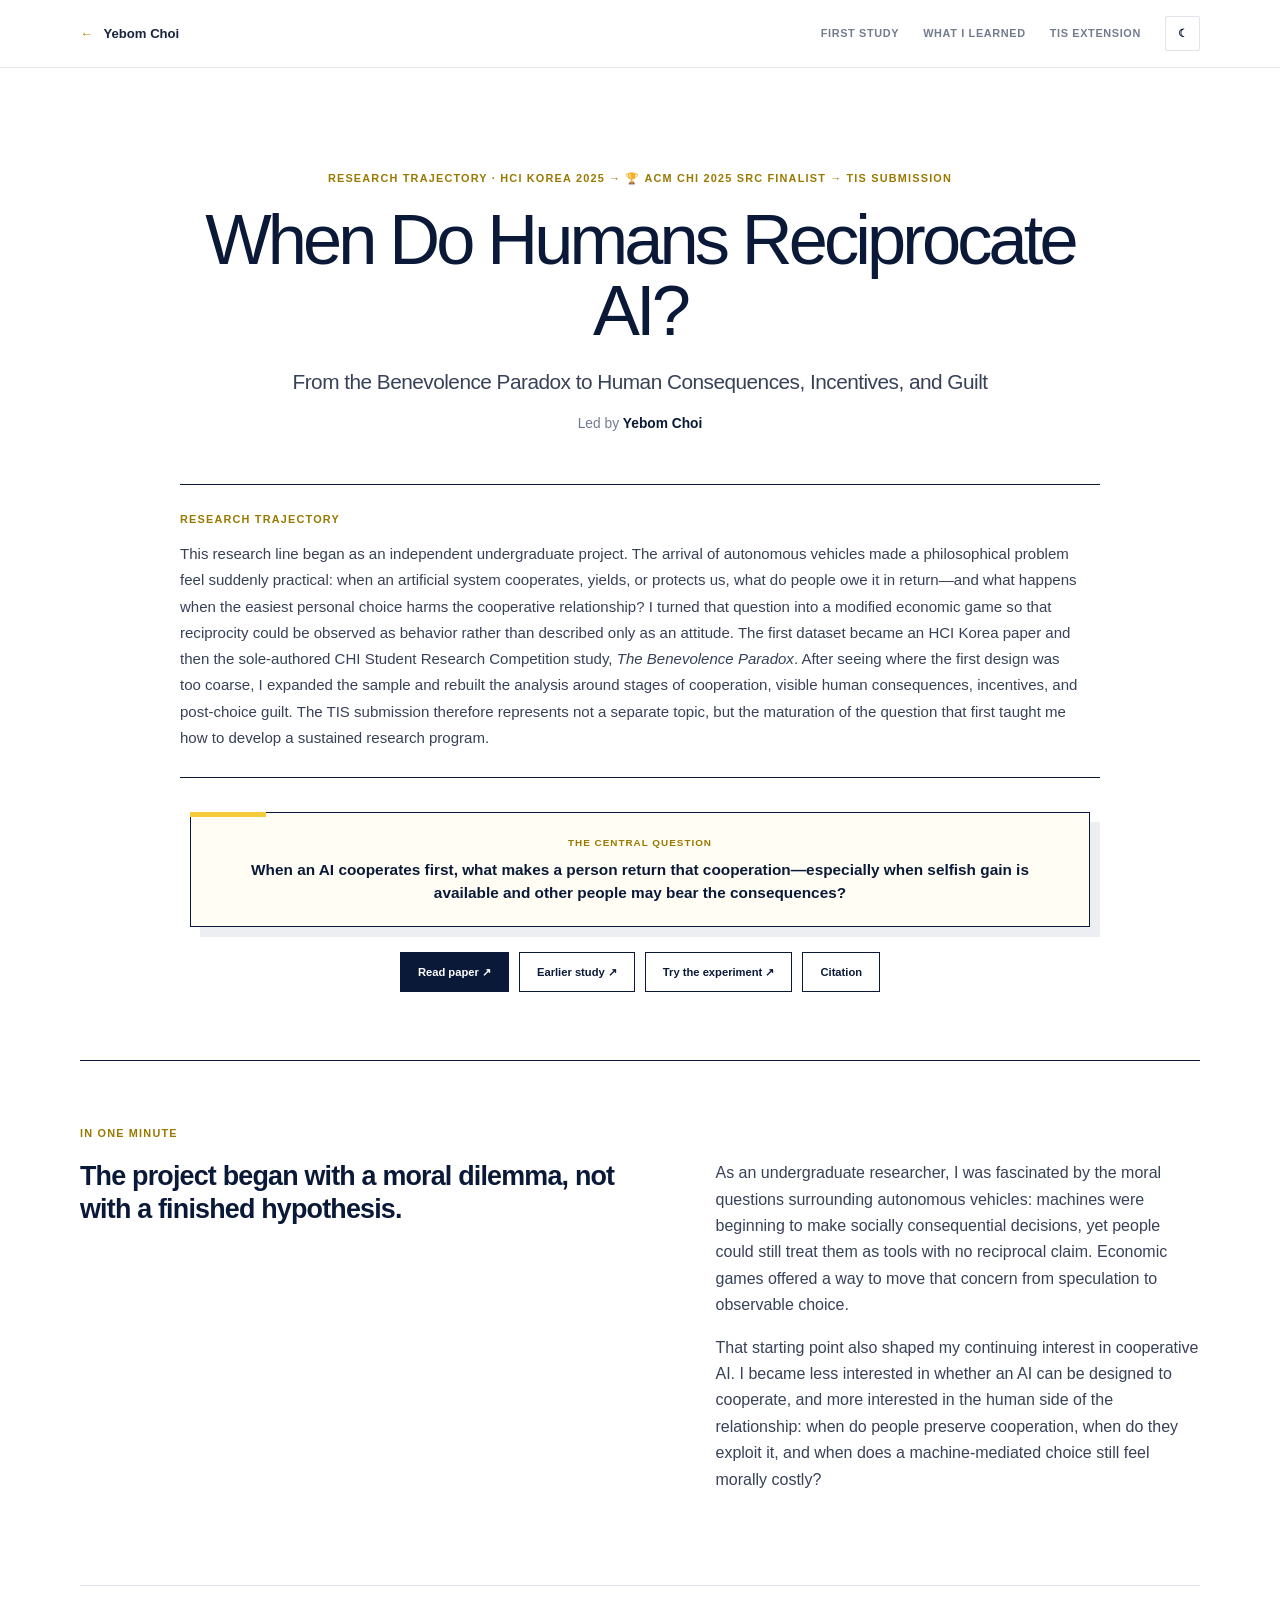
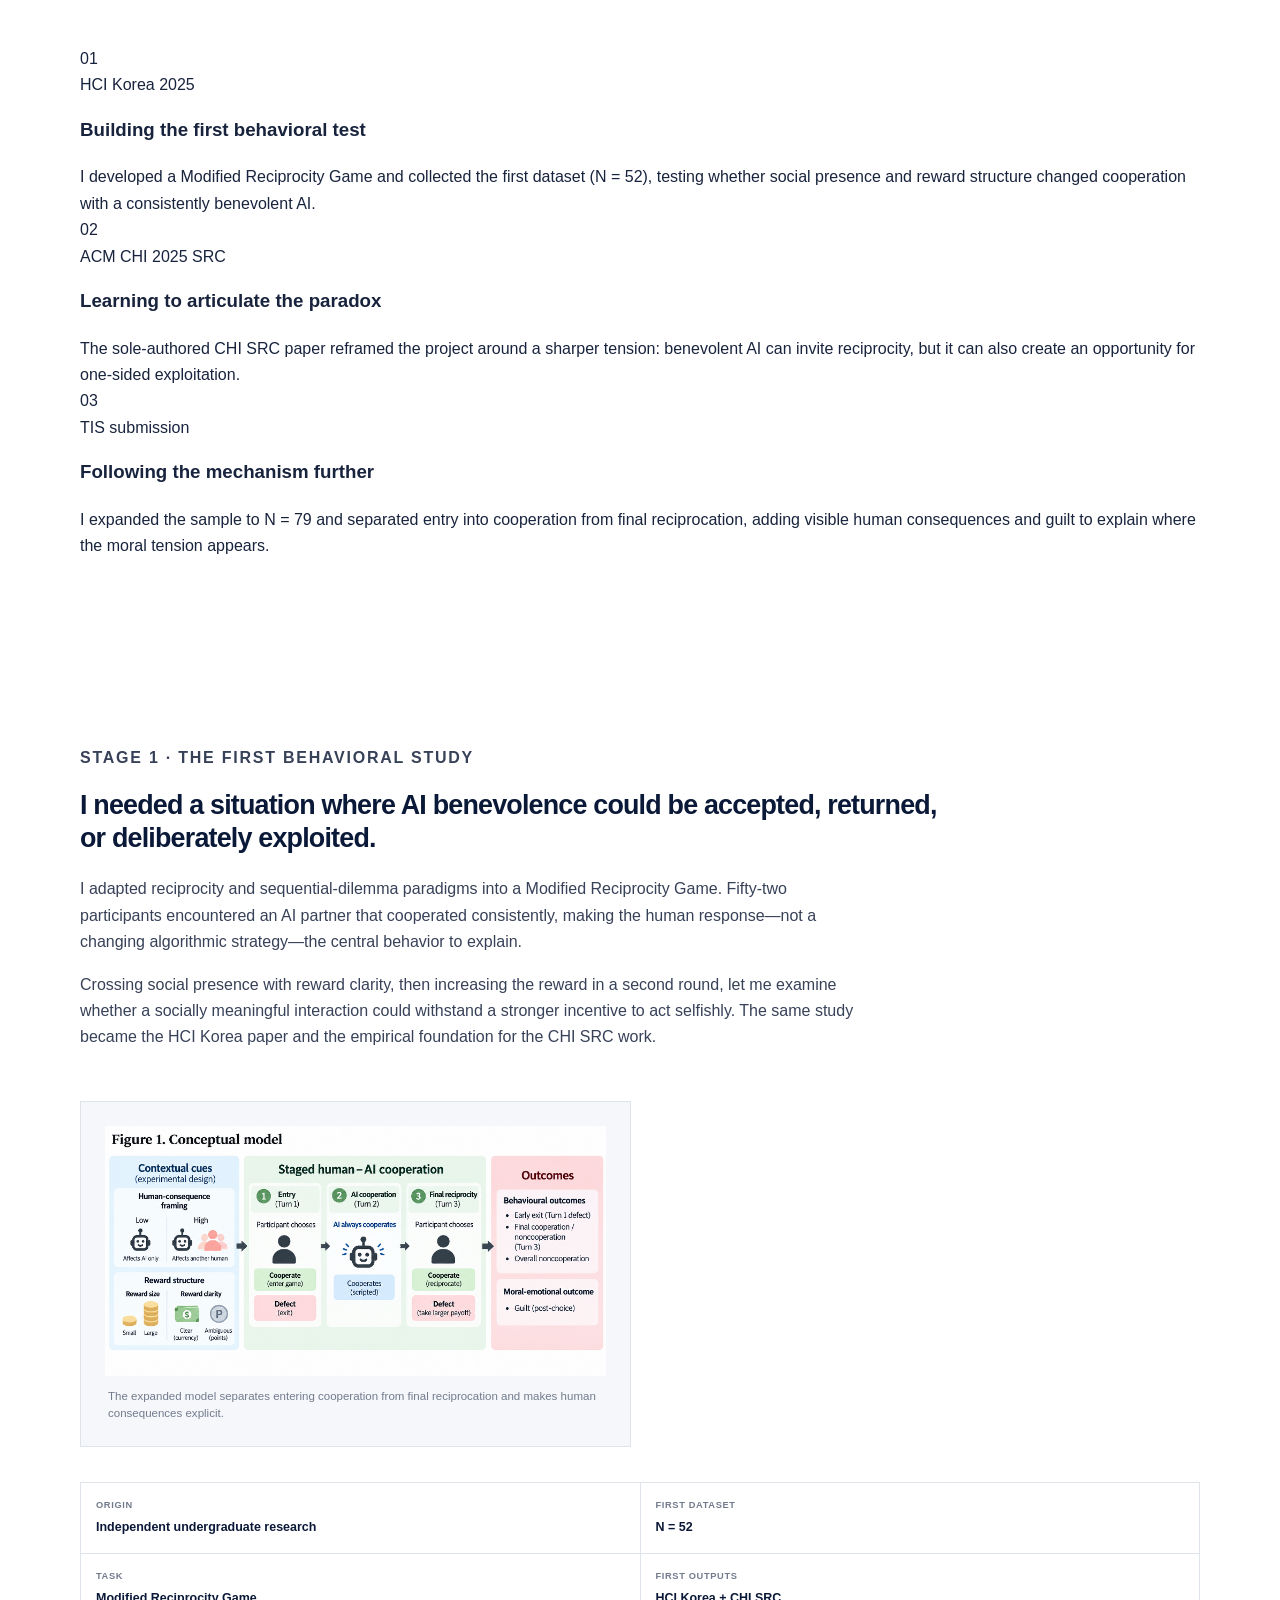
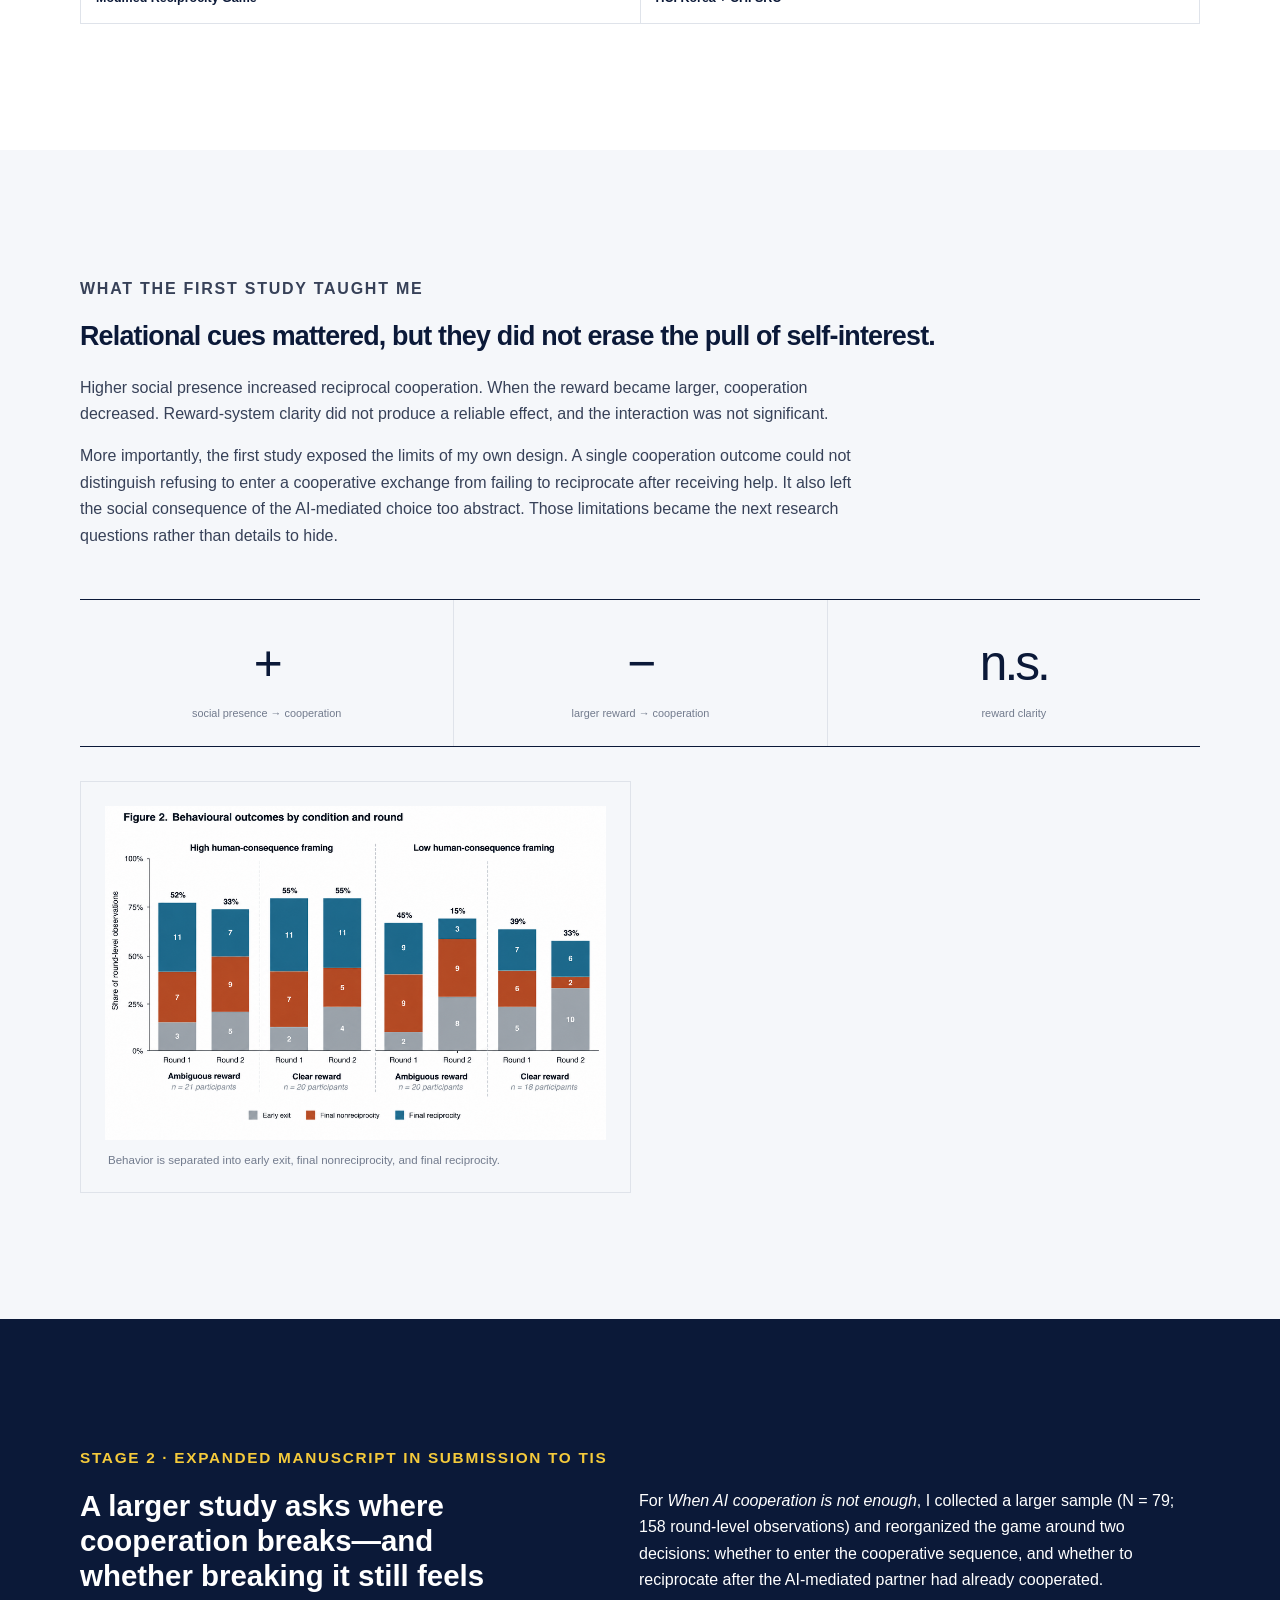
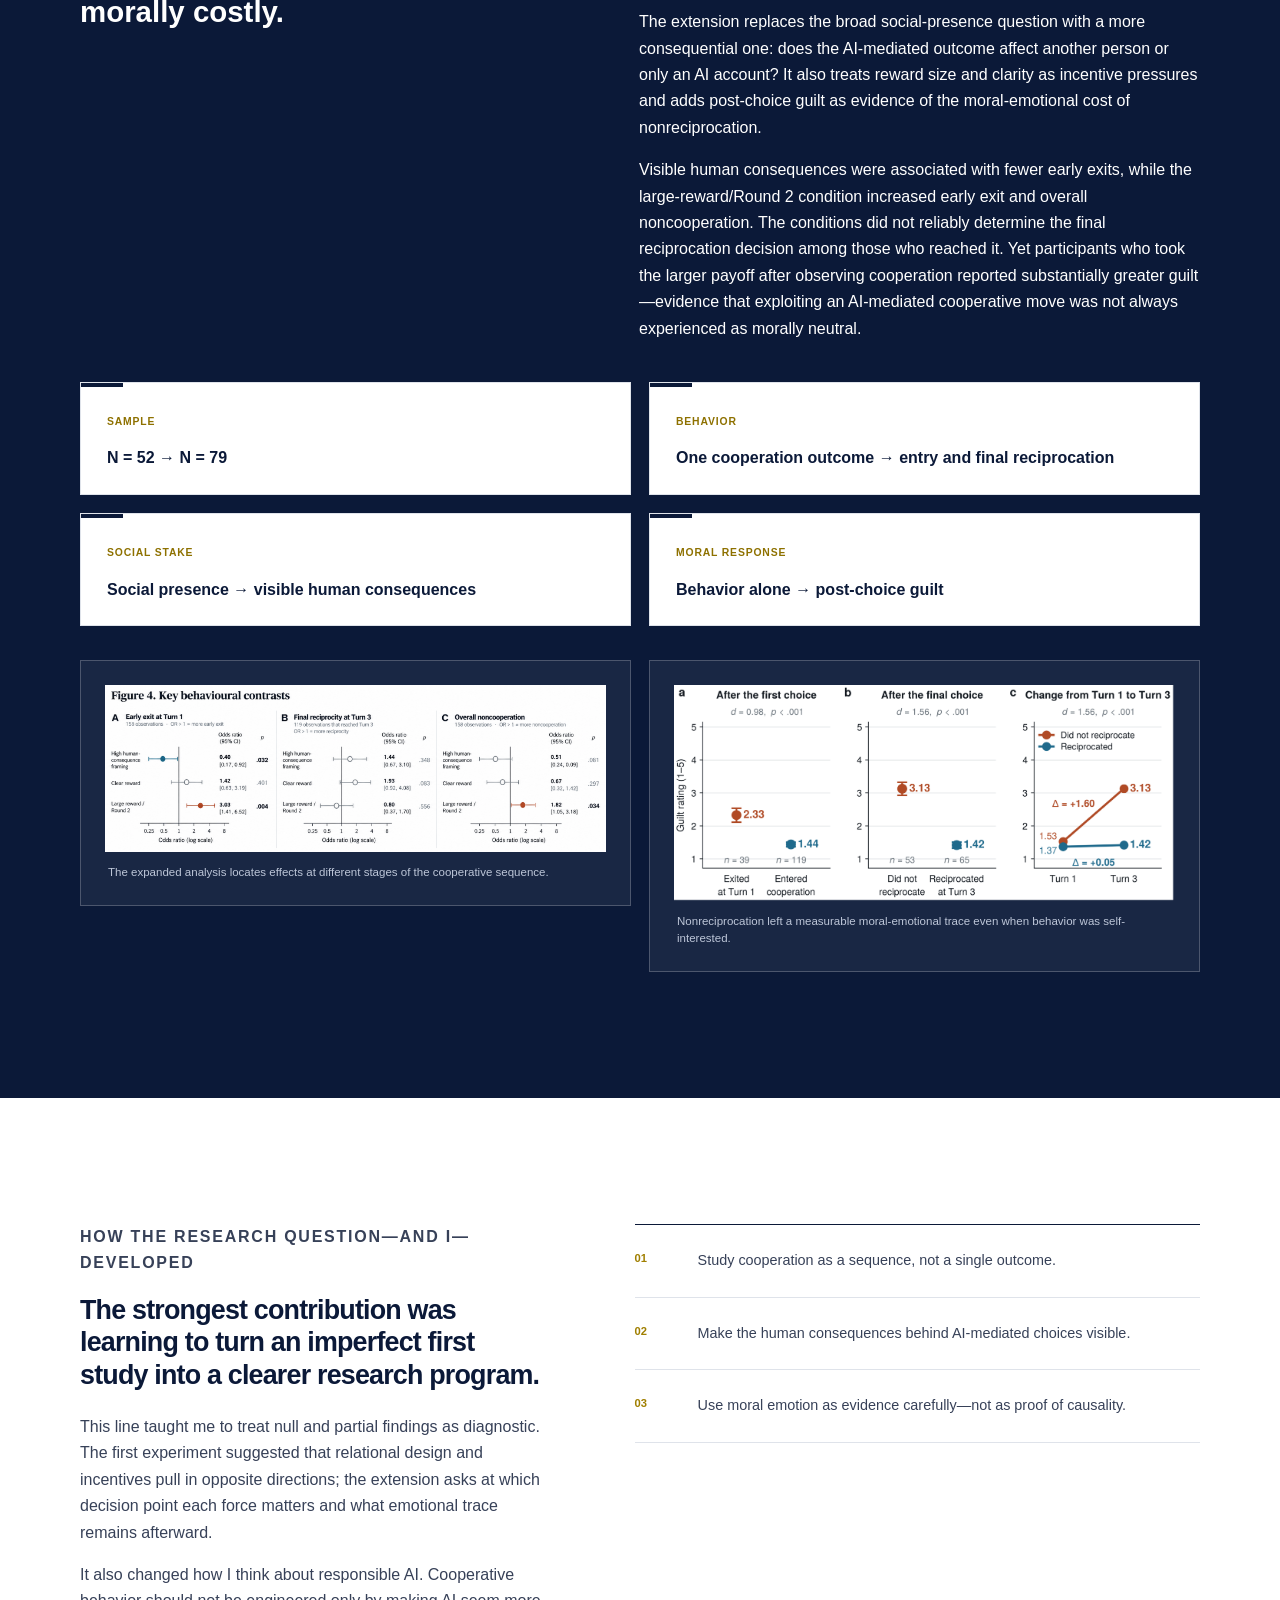
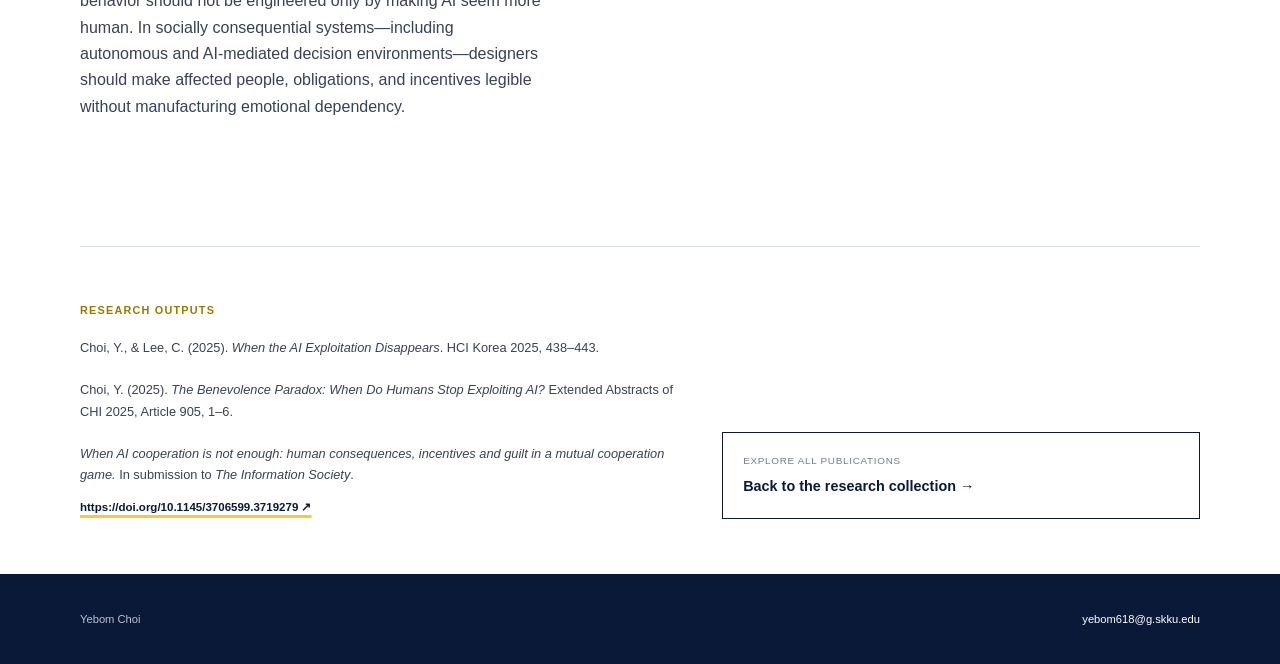
<file: research/benevolence.html>
<!doctype html>
<html lang="en">
  <head>
    <meta charset="utf-8" />
    <meta name="viewport" content="width=device-width, initial-scale=1" />
    <meta name="theme-color" content="#ffffff" />
    <meta name="description" content="Research by Yebom Choi" />
    <title>Research — Yebom Choi</title>
    <script>(() => { const saved = localStorage.getItem("yebom-theme"); document.documentElement.dataset.theme = saved || (matchMedia("(prefers-color-scheme: dark)").matches ? "dark" : "light"); })();</script>
    <link rel="stylesheet" href="research-page.css?v=20261015-2" />
  </head>
  <body data-paper="benevolence">
    <header class="paper-nav"><a class="back-link" href="../index.html#publications"><span aria-hidden="true">←</span> Yebom Choi</a><div class="nav-actions"><a href="#system">First study</a><a href="#evidence">What I learned</a><a href="#follow-up">TIS extension</a><button class="theme-toggle" type="button" aria-label="Switch to dark mode"><span aria-hidden="true">☾</span></button></div></header>
    <main class="paper-root"></main>
    <footer class="paper-footer"><span>Yebom Choi</span><a href="mailto:yebom618@g.skku.edu">yebom618@g.skku.edu</a></footer>
    <script src="paper-pages.js?v=20261015-2"></script><script src="research-page.js?v=20261004-1"></script>
  </body>
</html>
</file>
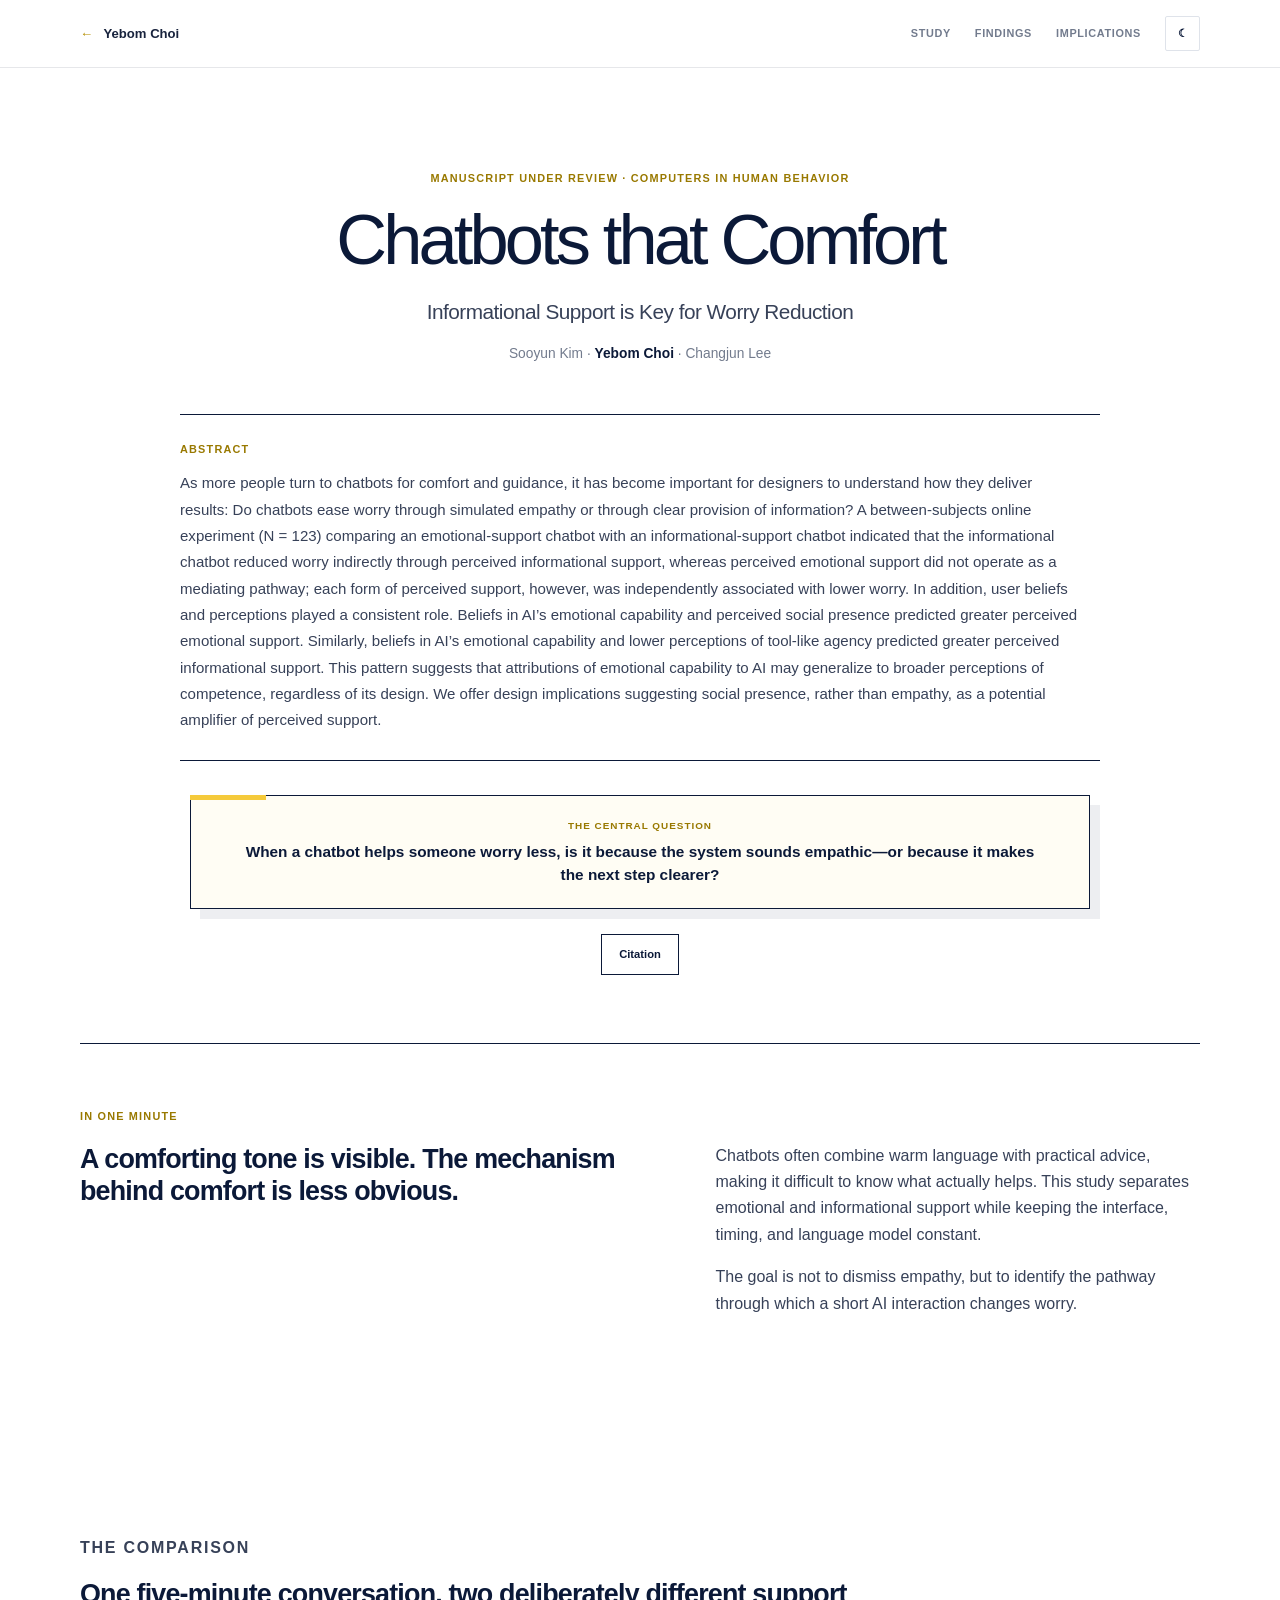
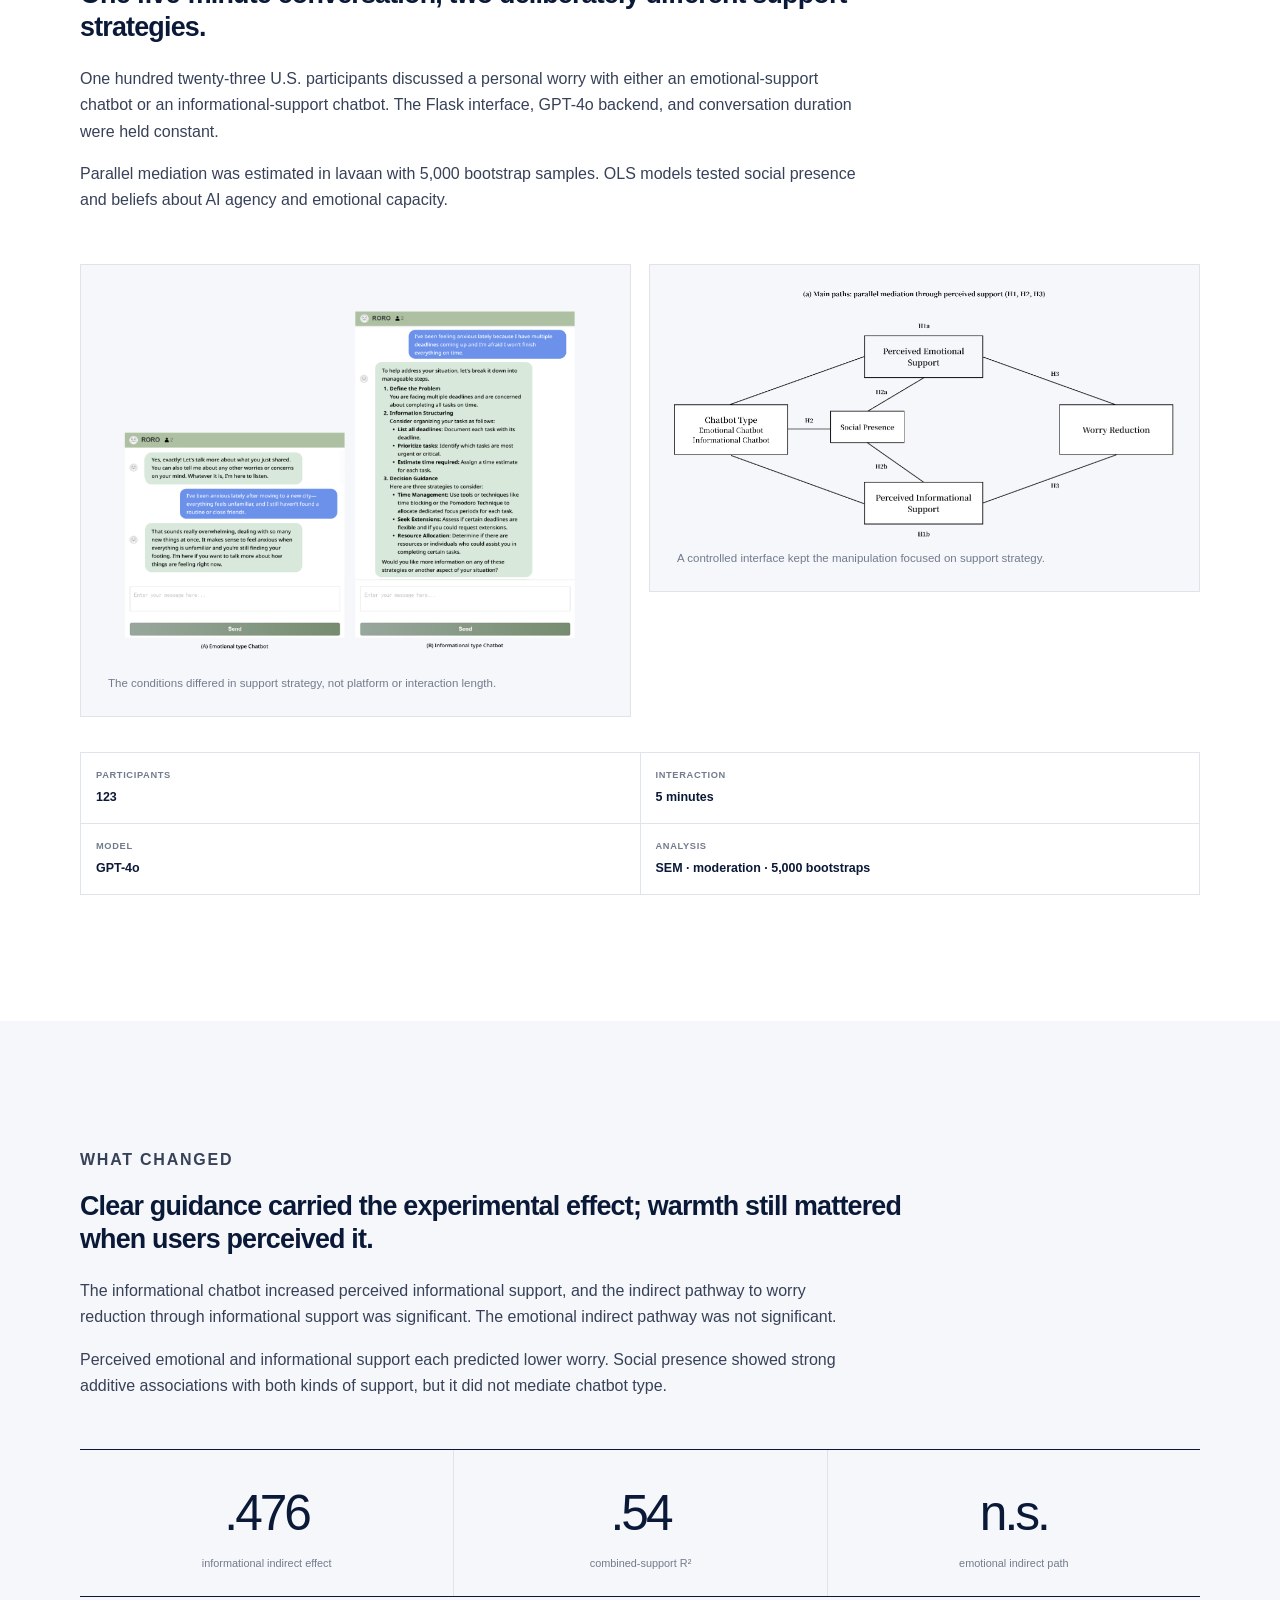
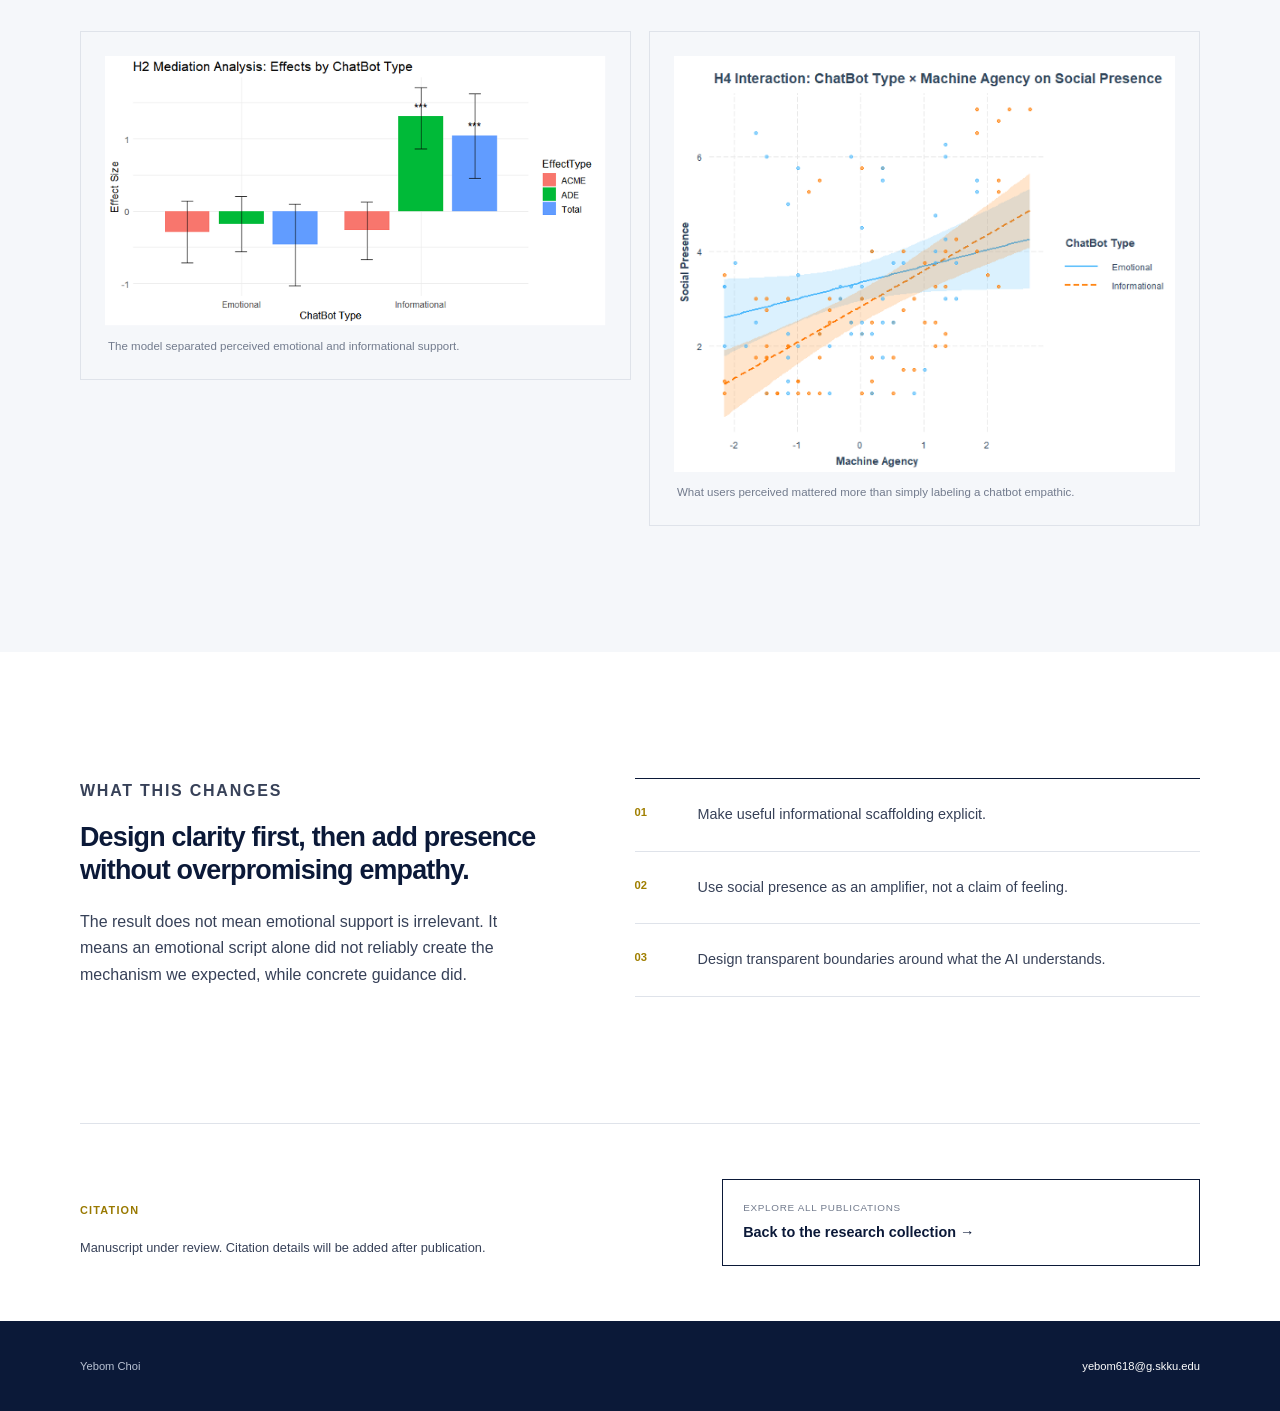
<file: research/chatbots-that-comfort.html>
<!doctype html><html lang="en"><head><meta charset="utf-8"><meta name="viewport" content="width=device-width,initial-scale=1"><meta name="theme-color" content="#ffffff"><meta name="description" content="Research by Yebom Choi"><title>Chatbots that Comfort — Yebom Choi</title><script>(()=>{const s=localStorage.getItem("yebom-theme");document.documentElement.dataset.theme=s||(matchMedia("(prefers-color-scheme: dark)").matches?"dark":"light")})();</script><link rel="stylesheet" href="research-page.css?v=20261015-2"></head><body data-paper="chatbots"><header class="paper-nav"><a class="back-link" href="../index.html#publications"><span aria-hidden="true">←</span> Yebom Choi</a><div class="nav-actions"><a href="#system">Study</a><a href="#evidence">Findings</a><a href="#implications">Implications</a><button class="theme-toggle" type="button" aria-label="Switch to dark mode"><span aria-hidden="true">☾</span></button></div></header><main class="paper-root"></main><footer class="paper-footer"><span>Yebom Choi</span><a href="mailto:yebom618@g.skku.edu">yebom618@g.skku.edu</a></footer><script src="paper-pages.js?v=20261015-2"></script><script src="research-page.js?v=20261004-1"></script></body></html>
</file>
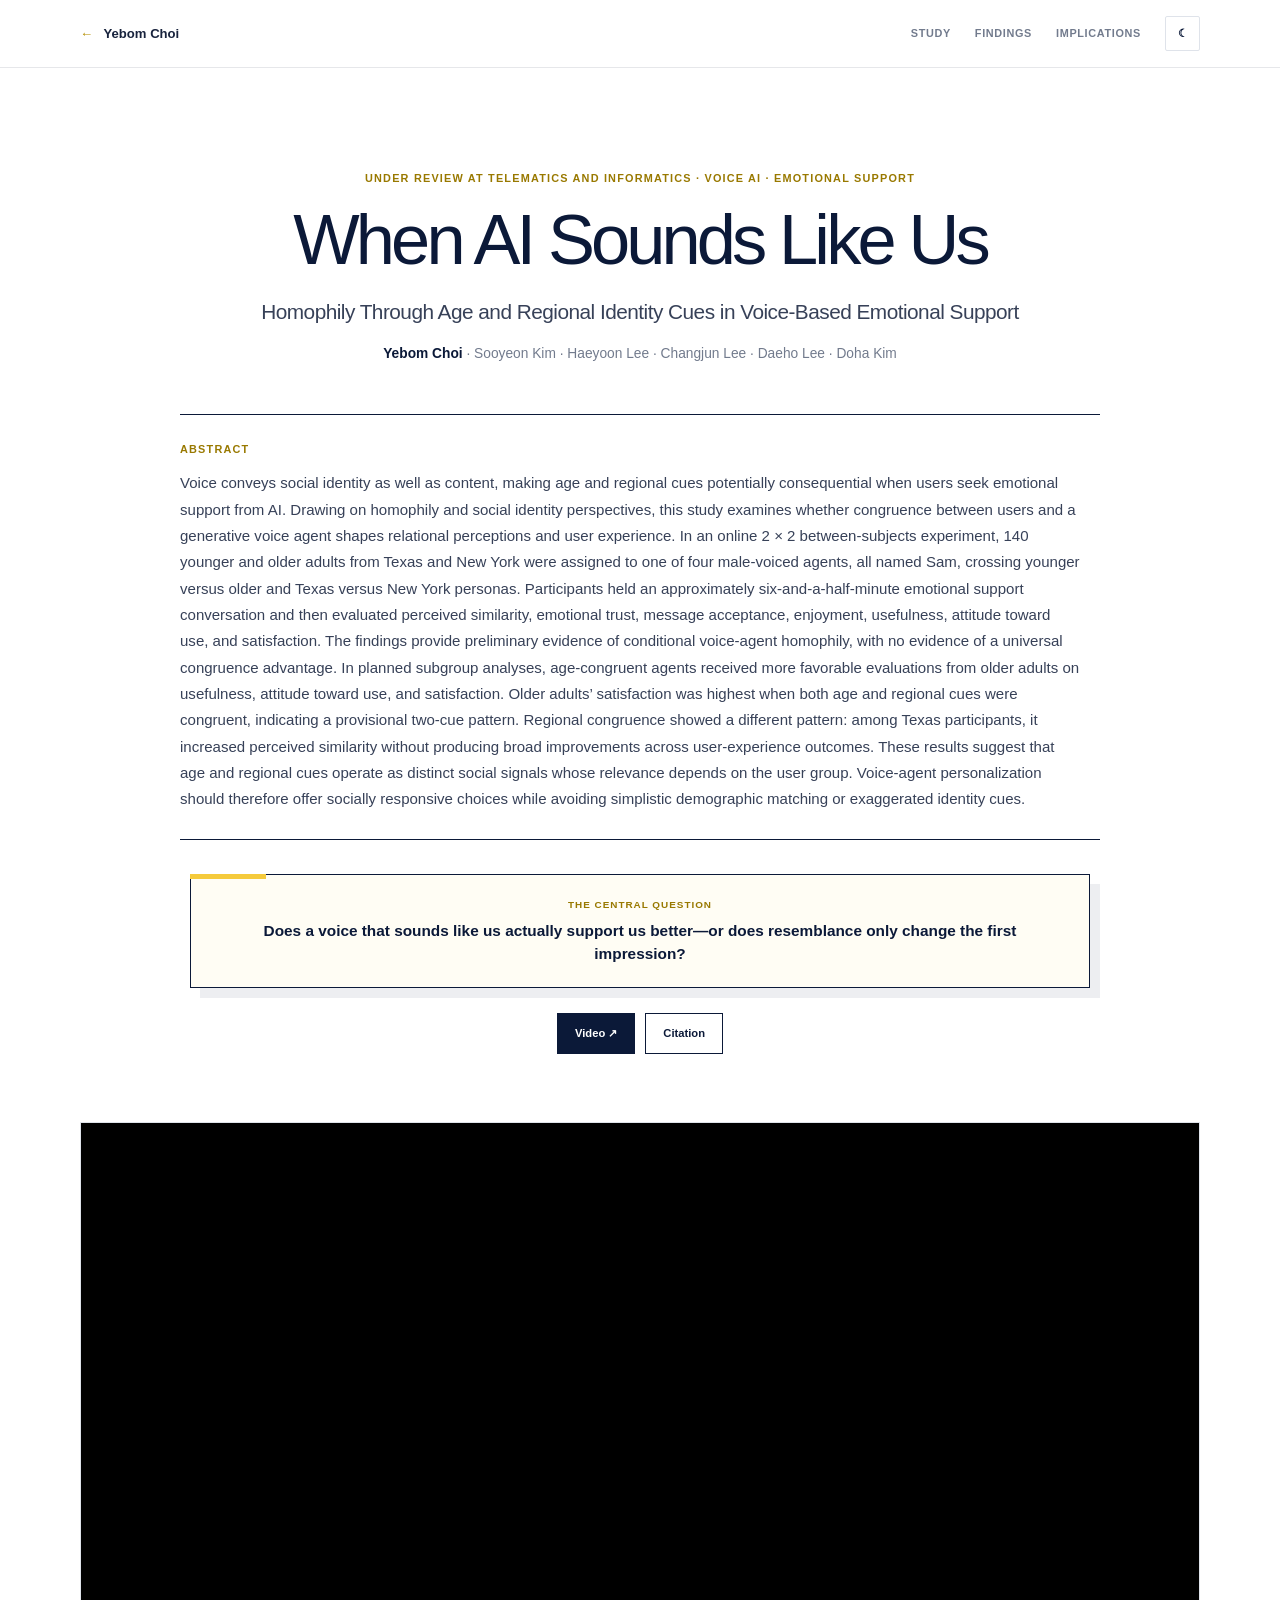
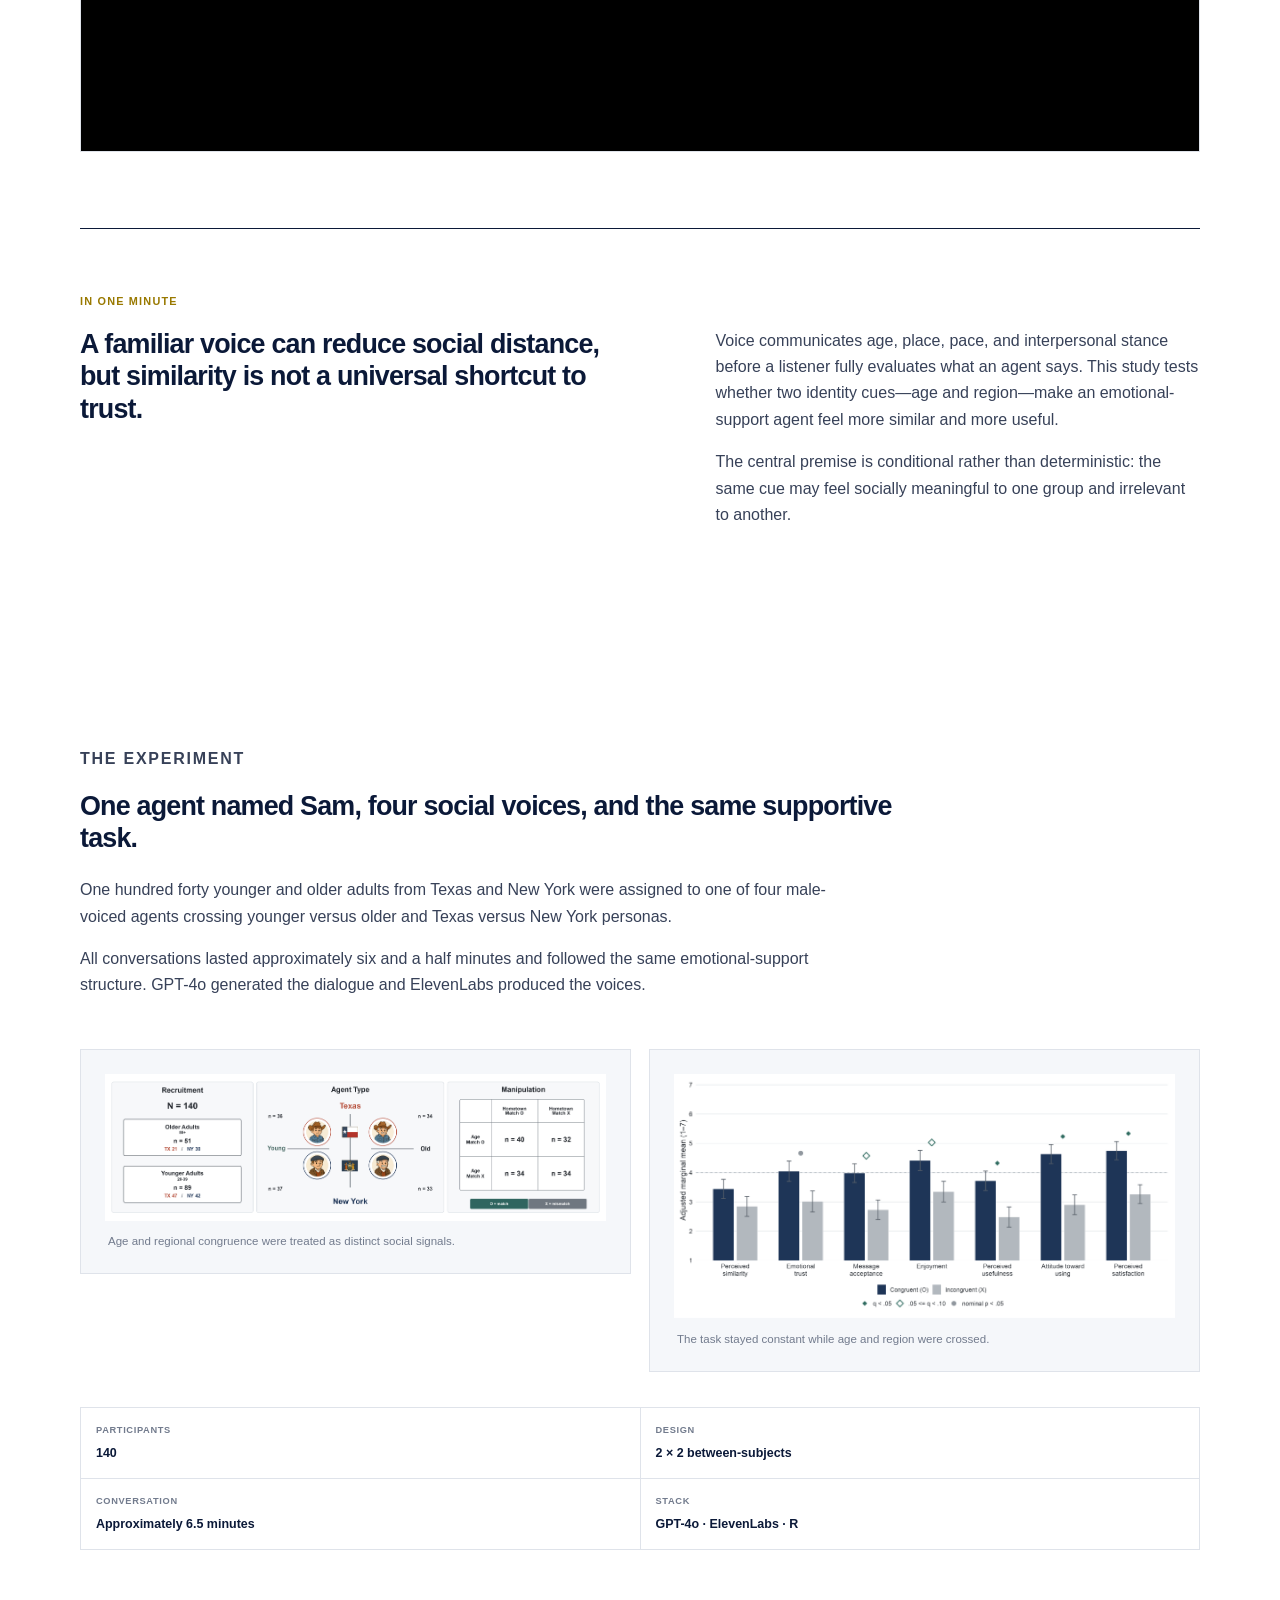
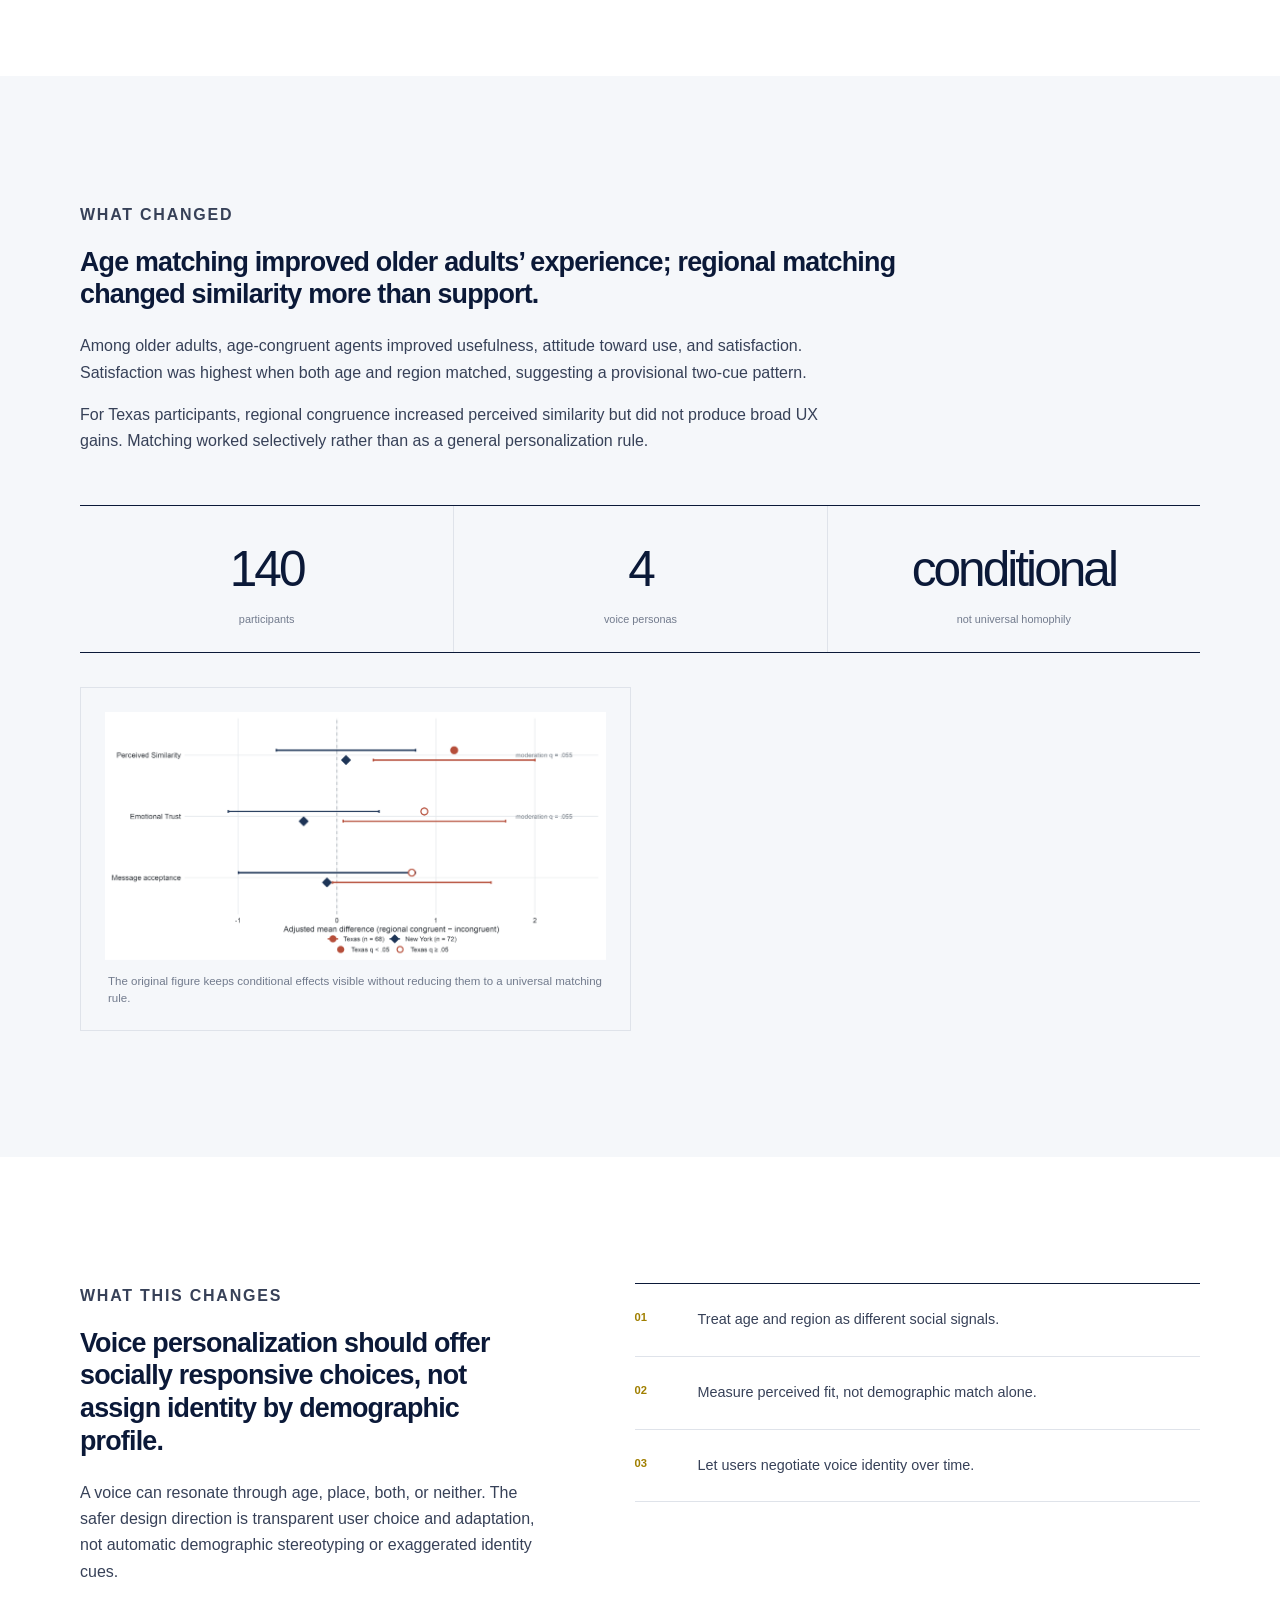
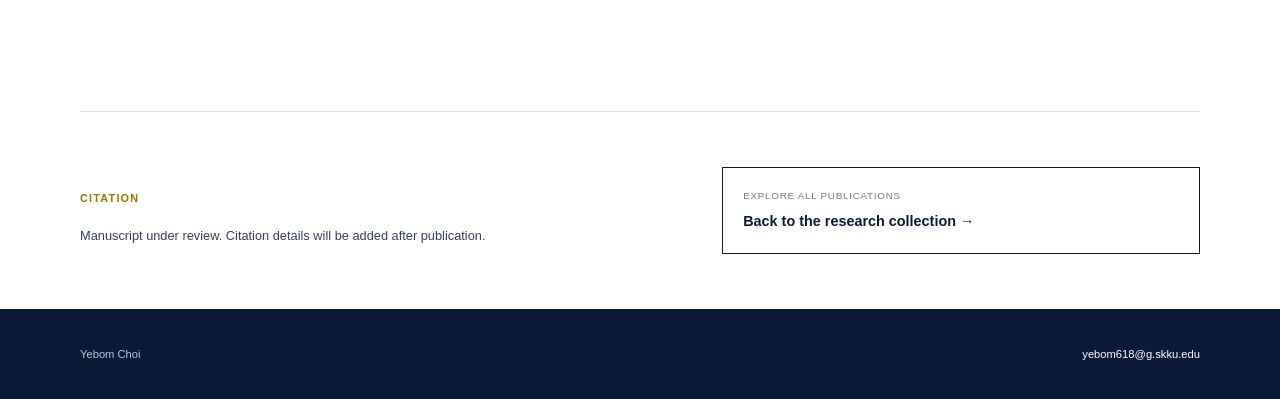
<file: research/homophily-voice-ai.html>
<!doctype html><html lang="en"><head><meta charset="utf-8"><meta name="viewport" content="width=device-width,initial-scale=1"><meta name="theme-color" content="#ffffff"><meta name="description" content="Research by Yebom Choi"><title>When AI Sounds Like Us — Yebom Choi</title><script>(()=>{const s=localStorage.getItem("yebom-theme");document.documentElement.dataset.theme=s||(matchMedia("(prefers-color-scheme: dark)").matches?"dark":"light")})();</script><link rel="stylesheet" href="research-page.css?v=20261015-2"></head><body data-paper="homophily"><header class="paper-nav"><a class="back-link" href="../index.html#publications"><span aria-hidden="true">←</span> Yebom Choi</a><div class="nav-actions"><a href="#system">Study</a><a href="#evidence">Findings</a><a href="#implications">Implications</a><button class="theme-toggle" type="button" aria-label="Switch to dark mode"><span aria-hidden="true">☾</span></button></div></header><main class="paper-root"></main><footer class="paper-footer"><span>Yebom Choi</span><a href="mailto:yebom618@g.skku.edu">yebom618@g.skku.edu</a></footer><script src="paper-pages.js?v=20261015-2"></script><script src="research-page.js?v=20261004-1"></script></body></html>
</file>
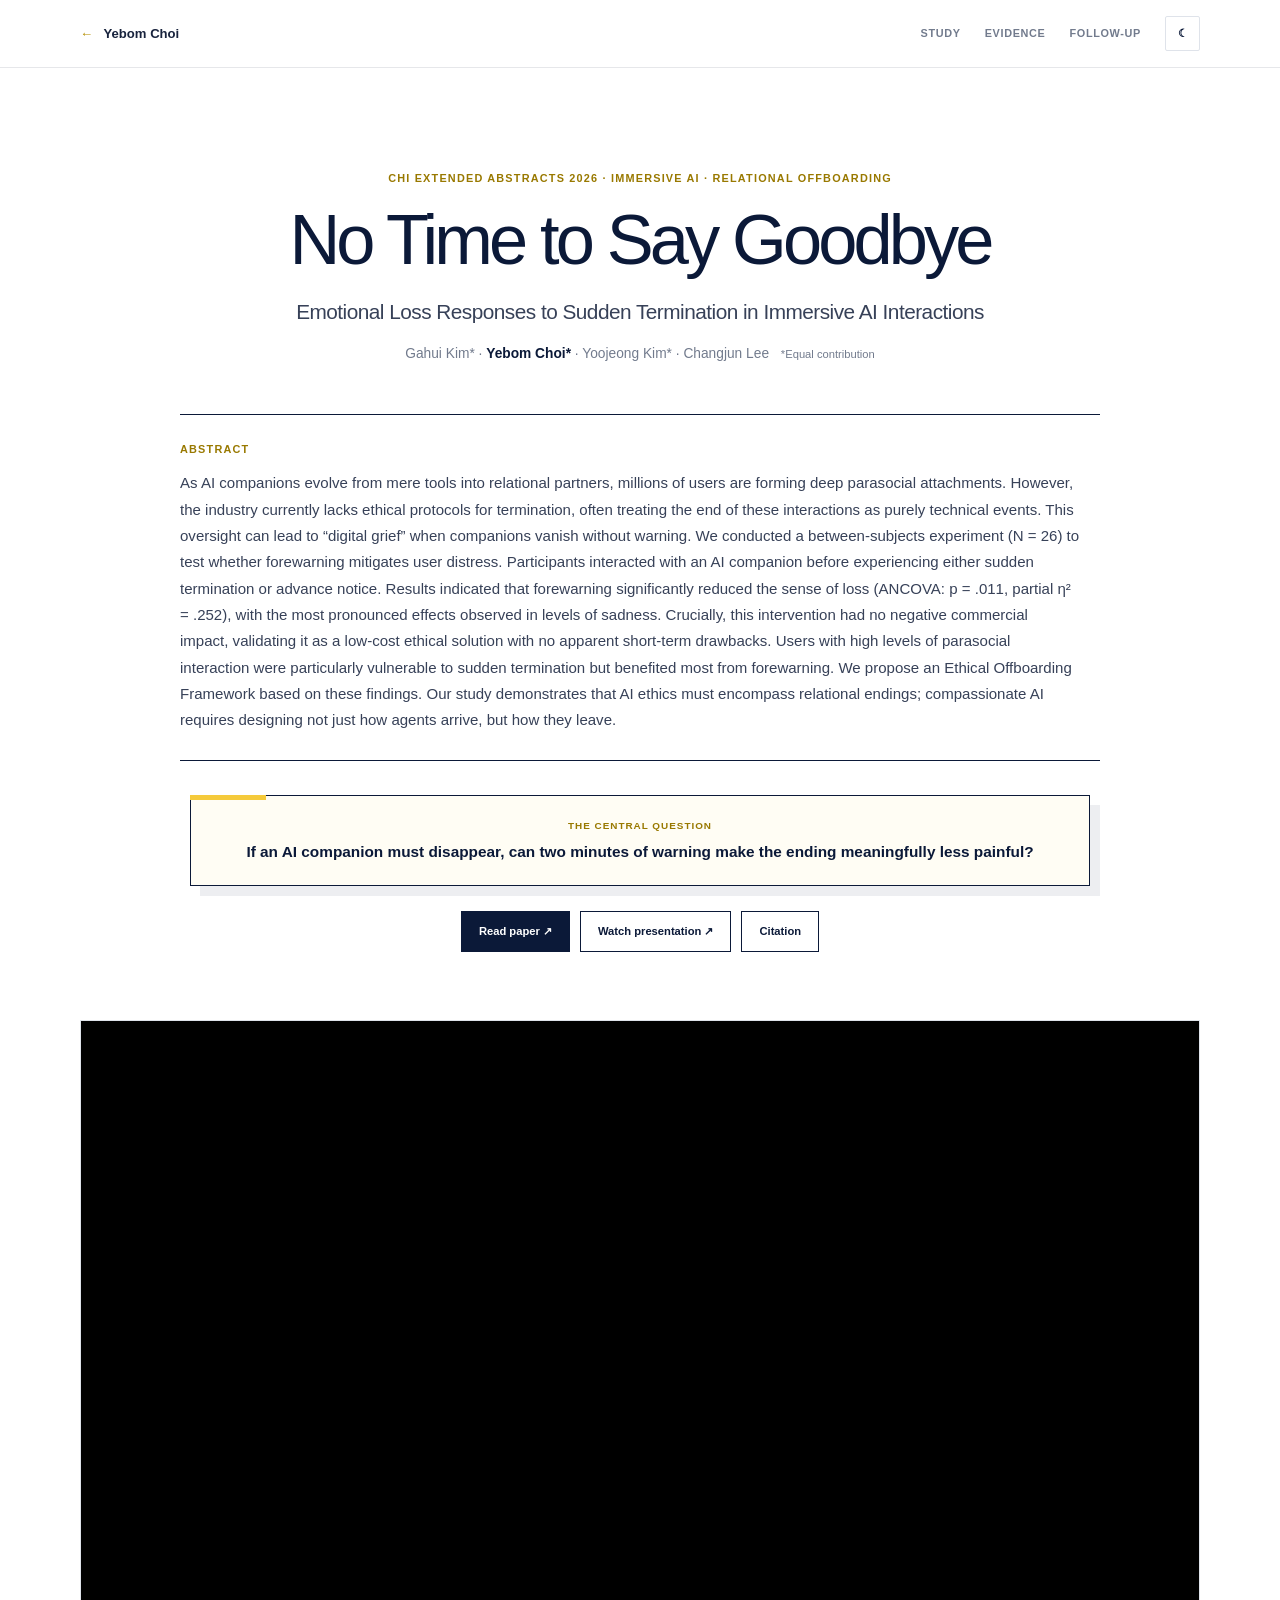
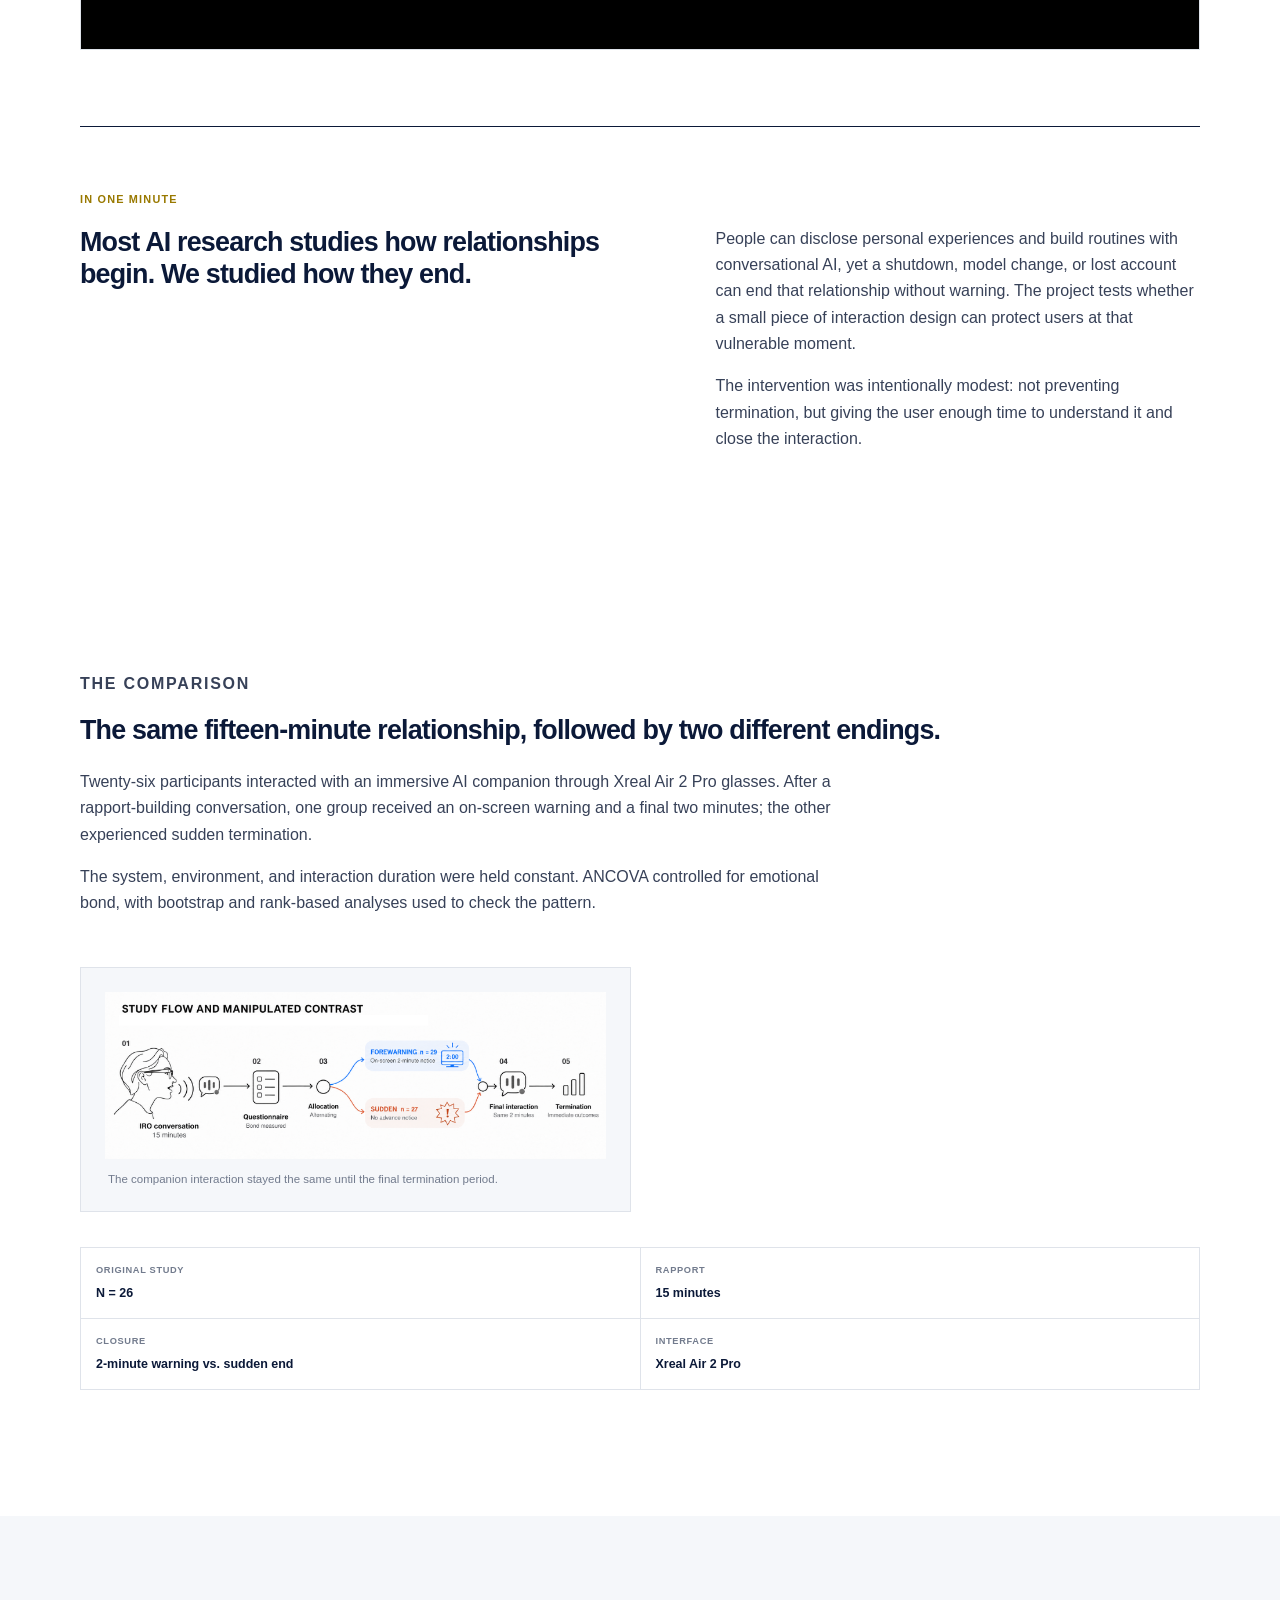
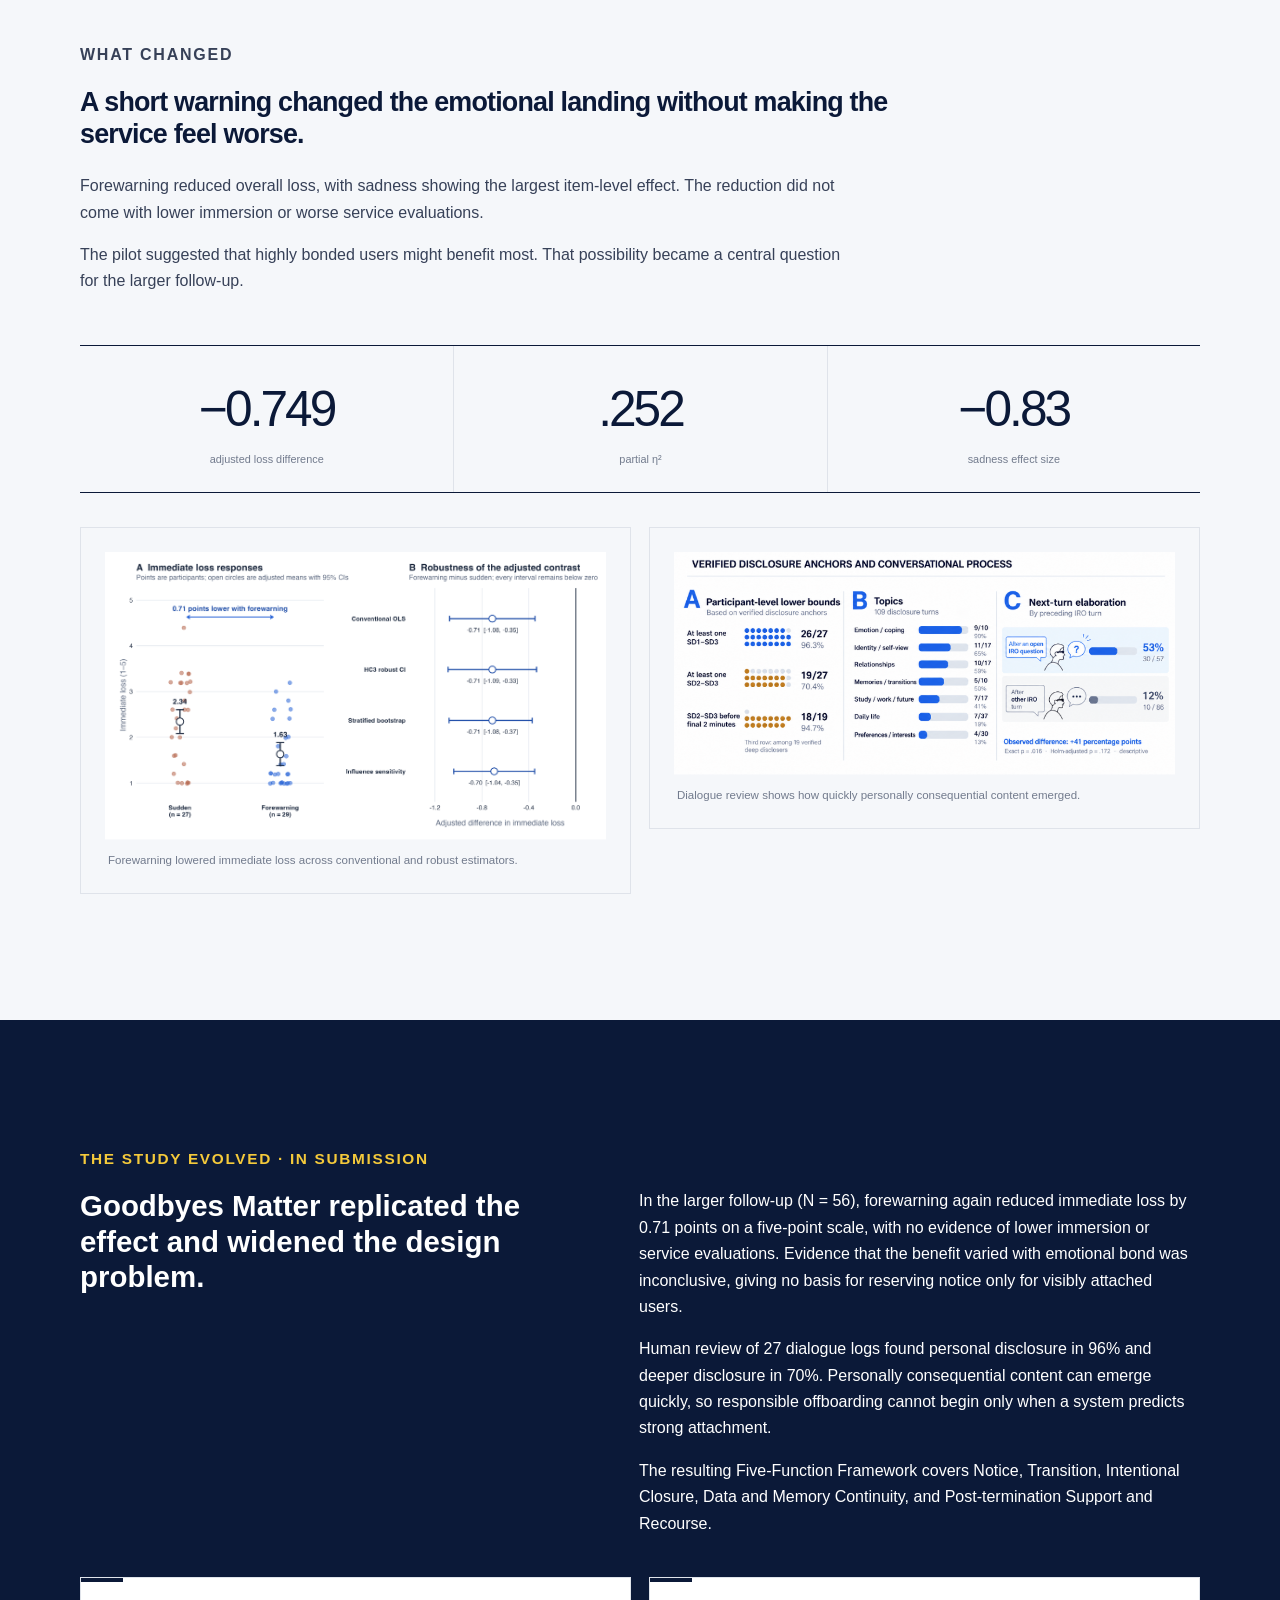
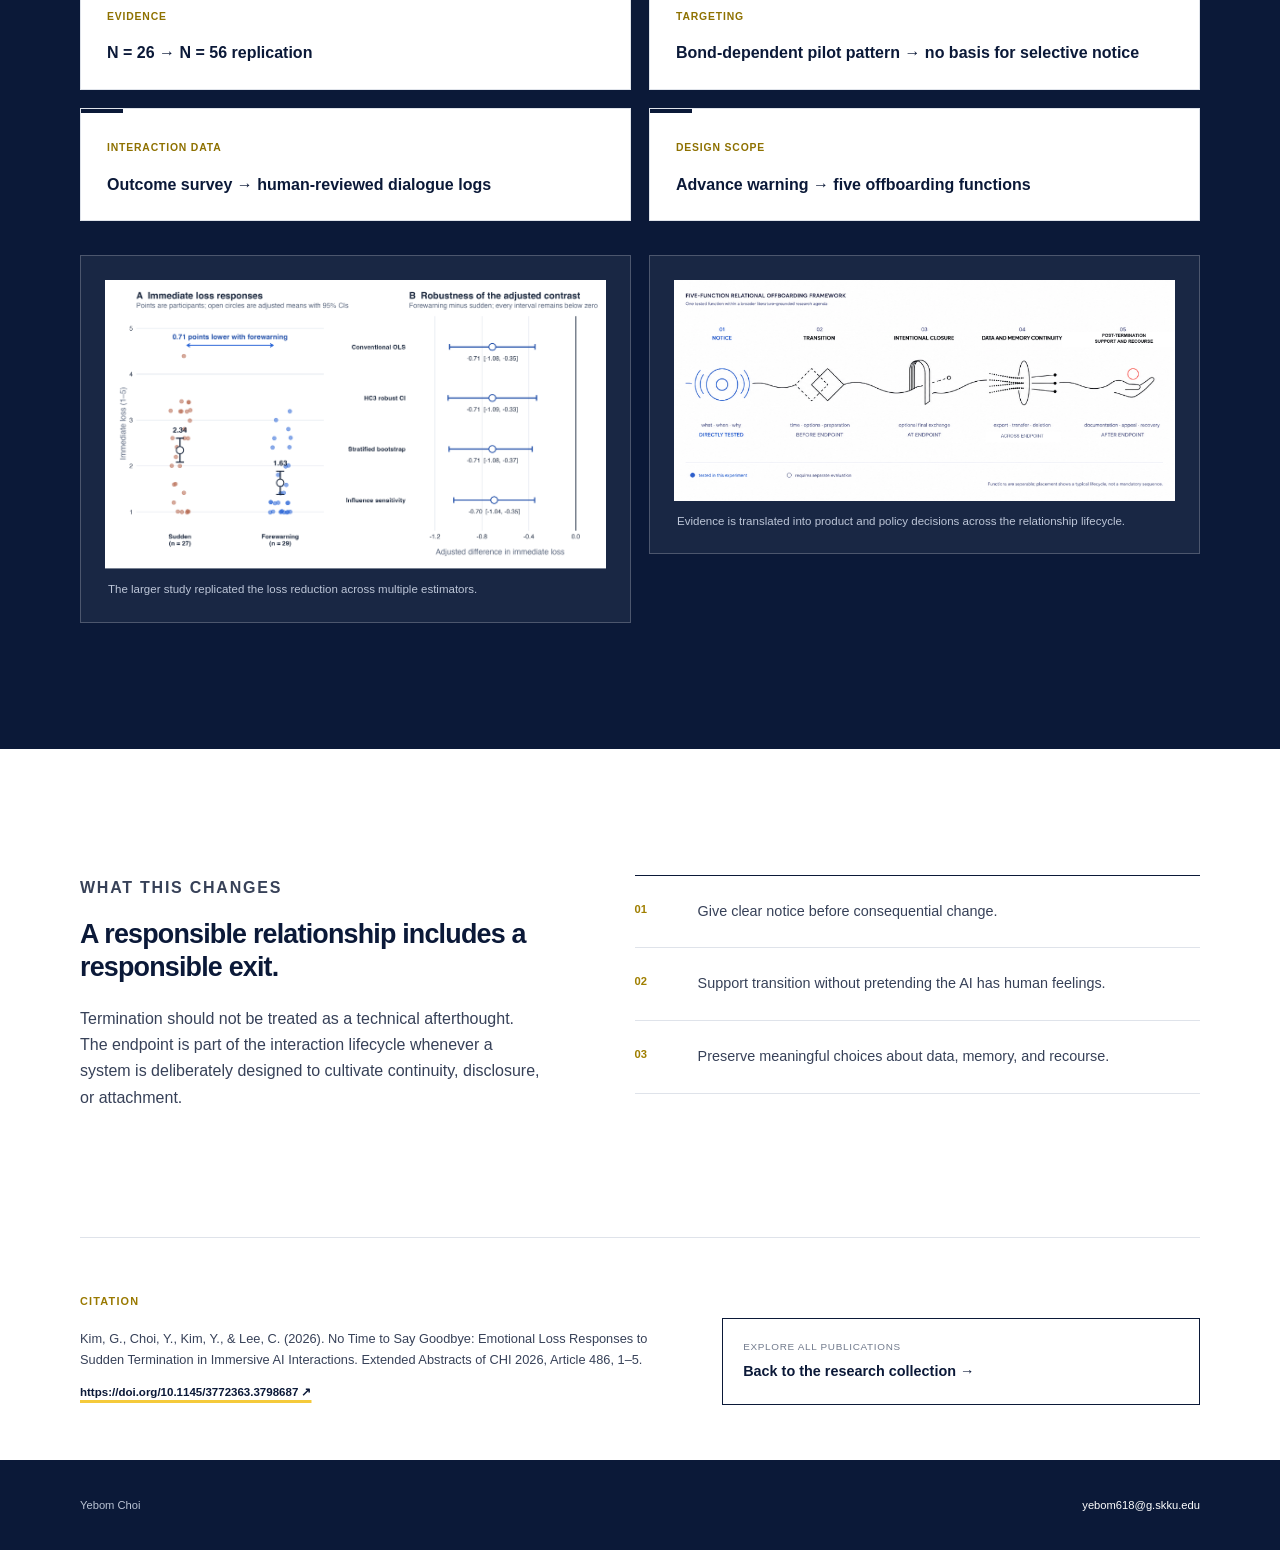
<file: research/no-time-to-say-goodbye.html>
<!doctype html><html lang="en"><head><meta charset="utf-8"><meta name="viewport" content="width=device-width,initial-scale=1"><meta name="theme-color" content="#ffffff"><meta name="description" content="Research by Yebom Choi"><title>No Time to Say Goodbye — Yebom Choi</title><script>(()=>{const s=localStorage.getItem("yebom-theme");document.documentElement.dataset.theme=s||(matchMedia("(prefers-color-scheme: dark)").matches?"dark":"light")})();</script><link rel="stylesheet" href="research-page.css?v=20261015-2"></head><body data-paper="goodbye"><header class="paper-nav"><a class="back-link" href="../index.html#publications"><span aria-hidden="true">←</span> Yebom Choi</a><div class="nav-actions"><a href="#system">Study</a><a href="#evidence">Evidence</a><a href="#follow-up">Follow-up</a><button class="theme-toggle" type="button" aria-label="Switch to dark mode"><span aria-hidden="true">☾</span></button></div></header><main class="paper-root"></main><footer class="paper-footer"><span>Yebom Choi</span><a href="mailto:yebom618@g.skku.edu">yebom618@g.skku.edu</a></footer><script src="paper-pages.js?v=20261015-2"></script><script src="research-page.js?v=20261004-1"></script></body></html>
</file>
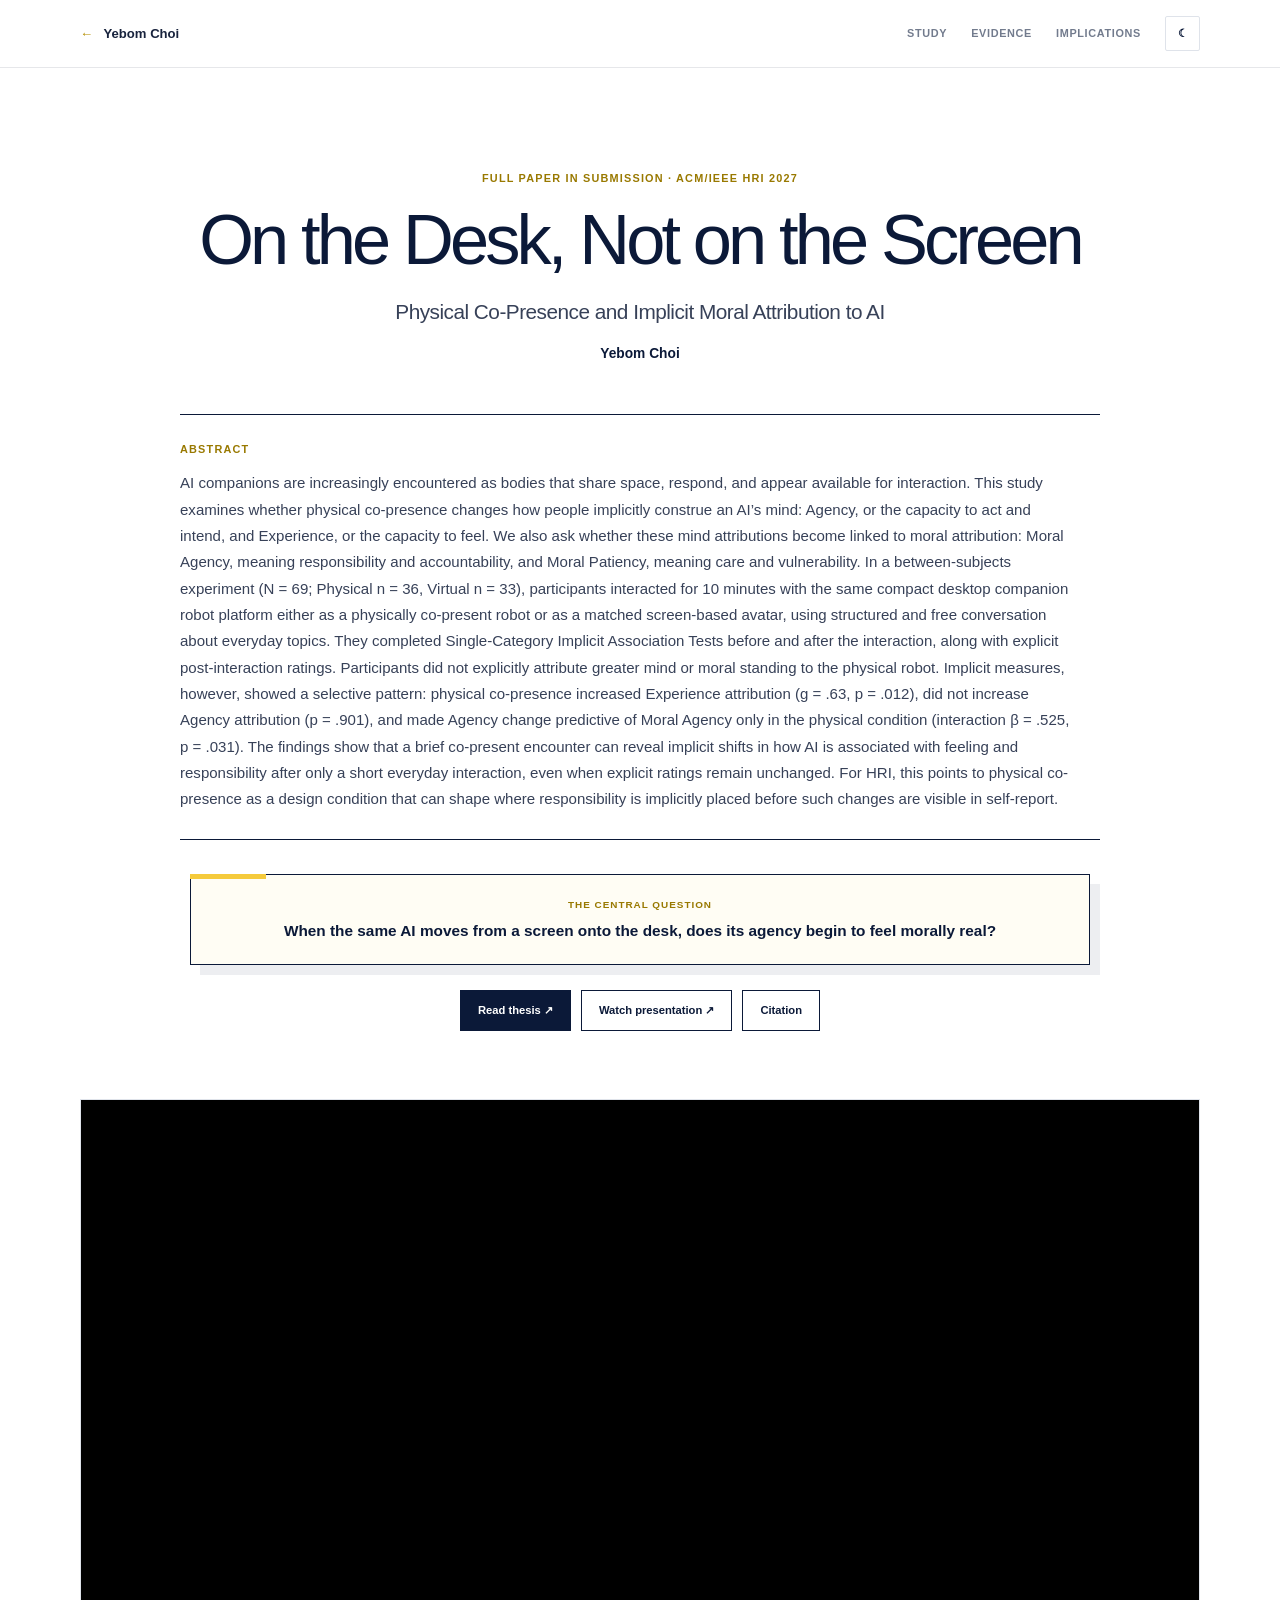
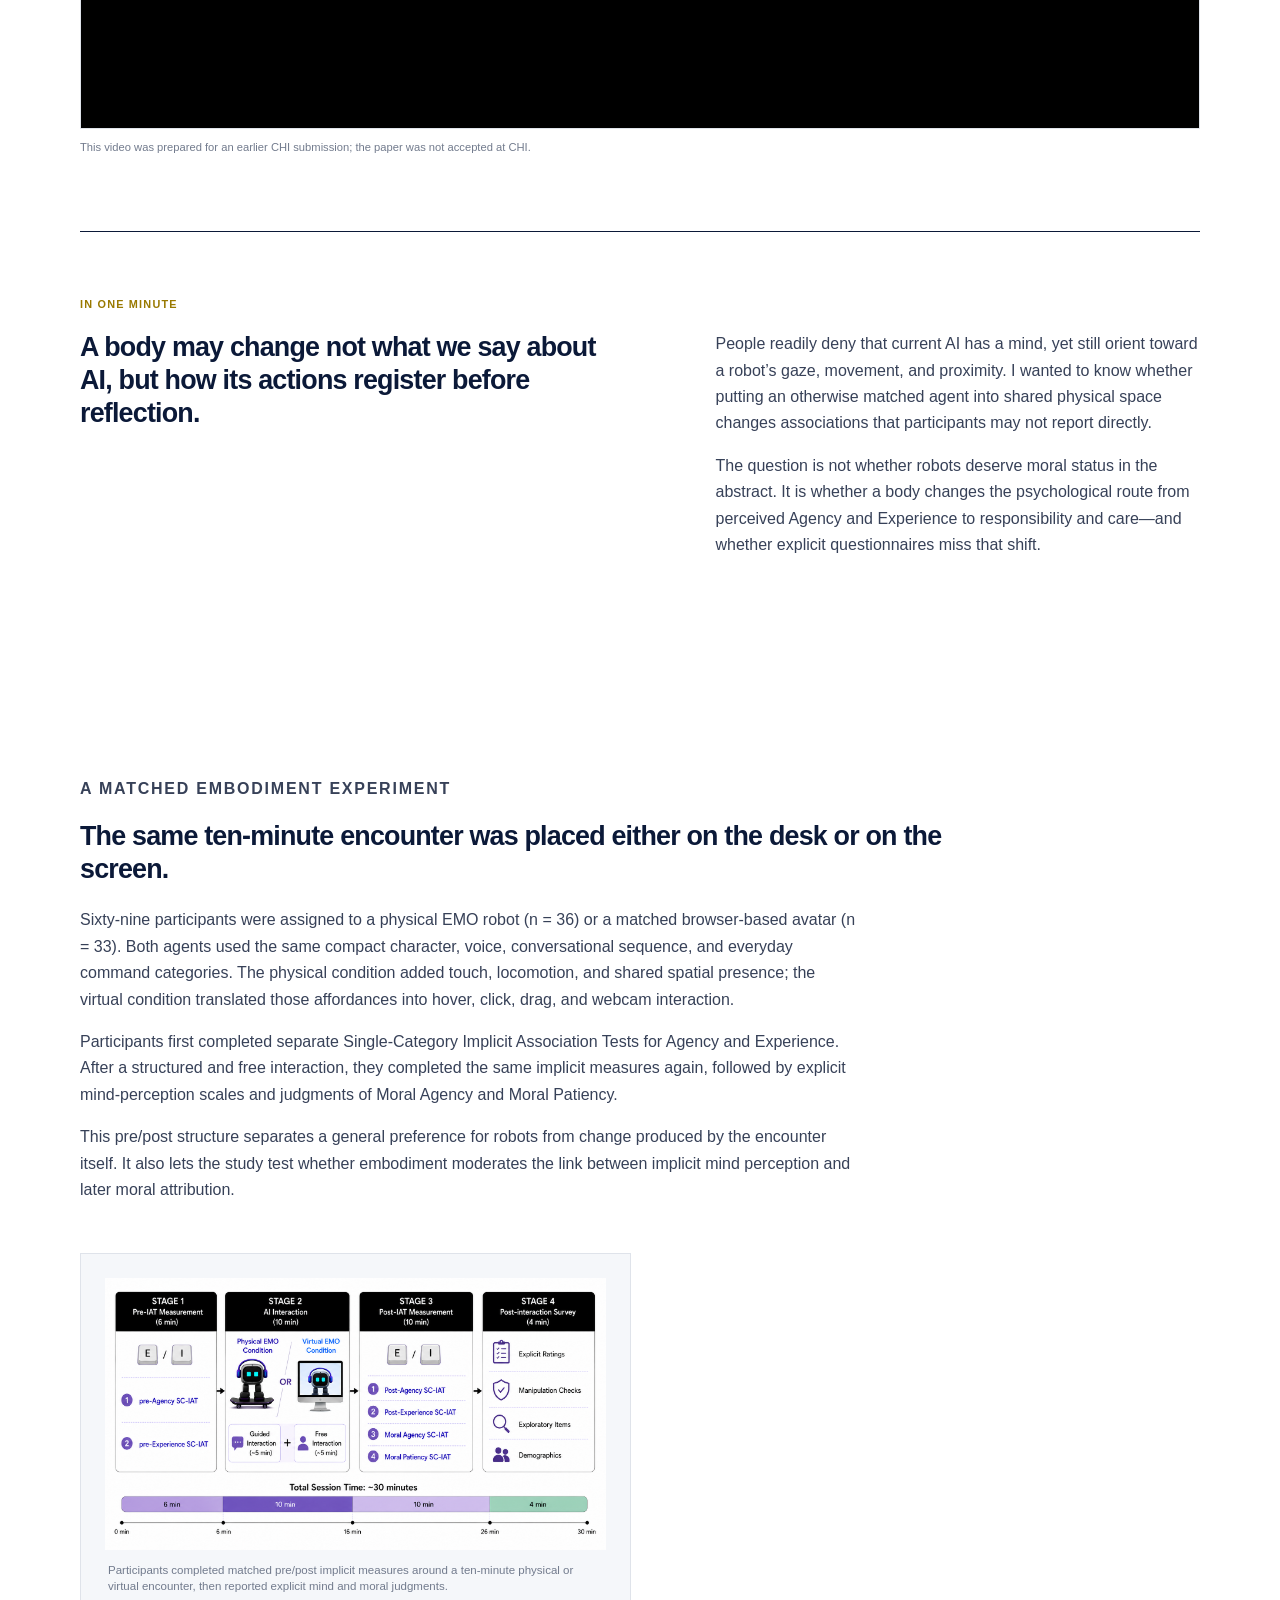
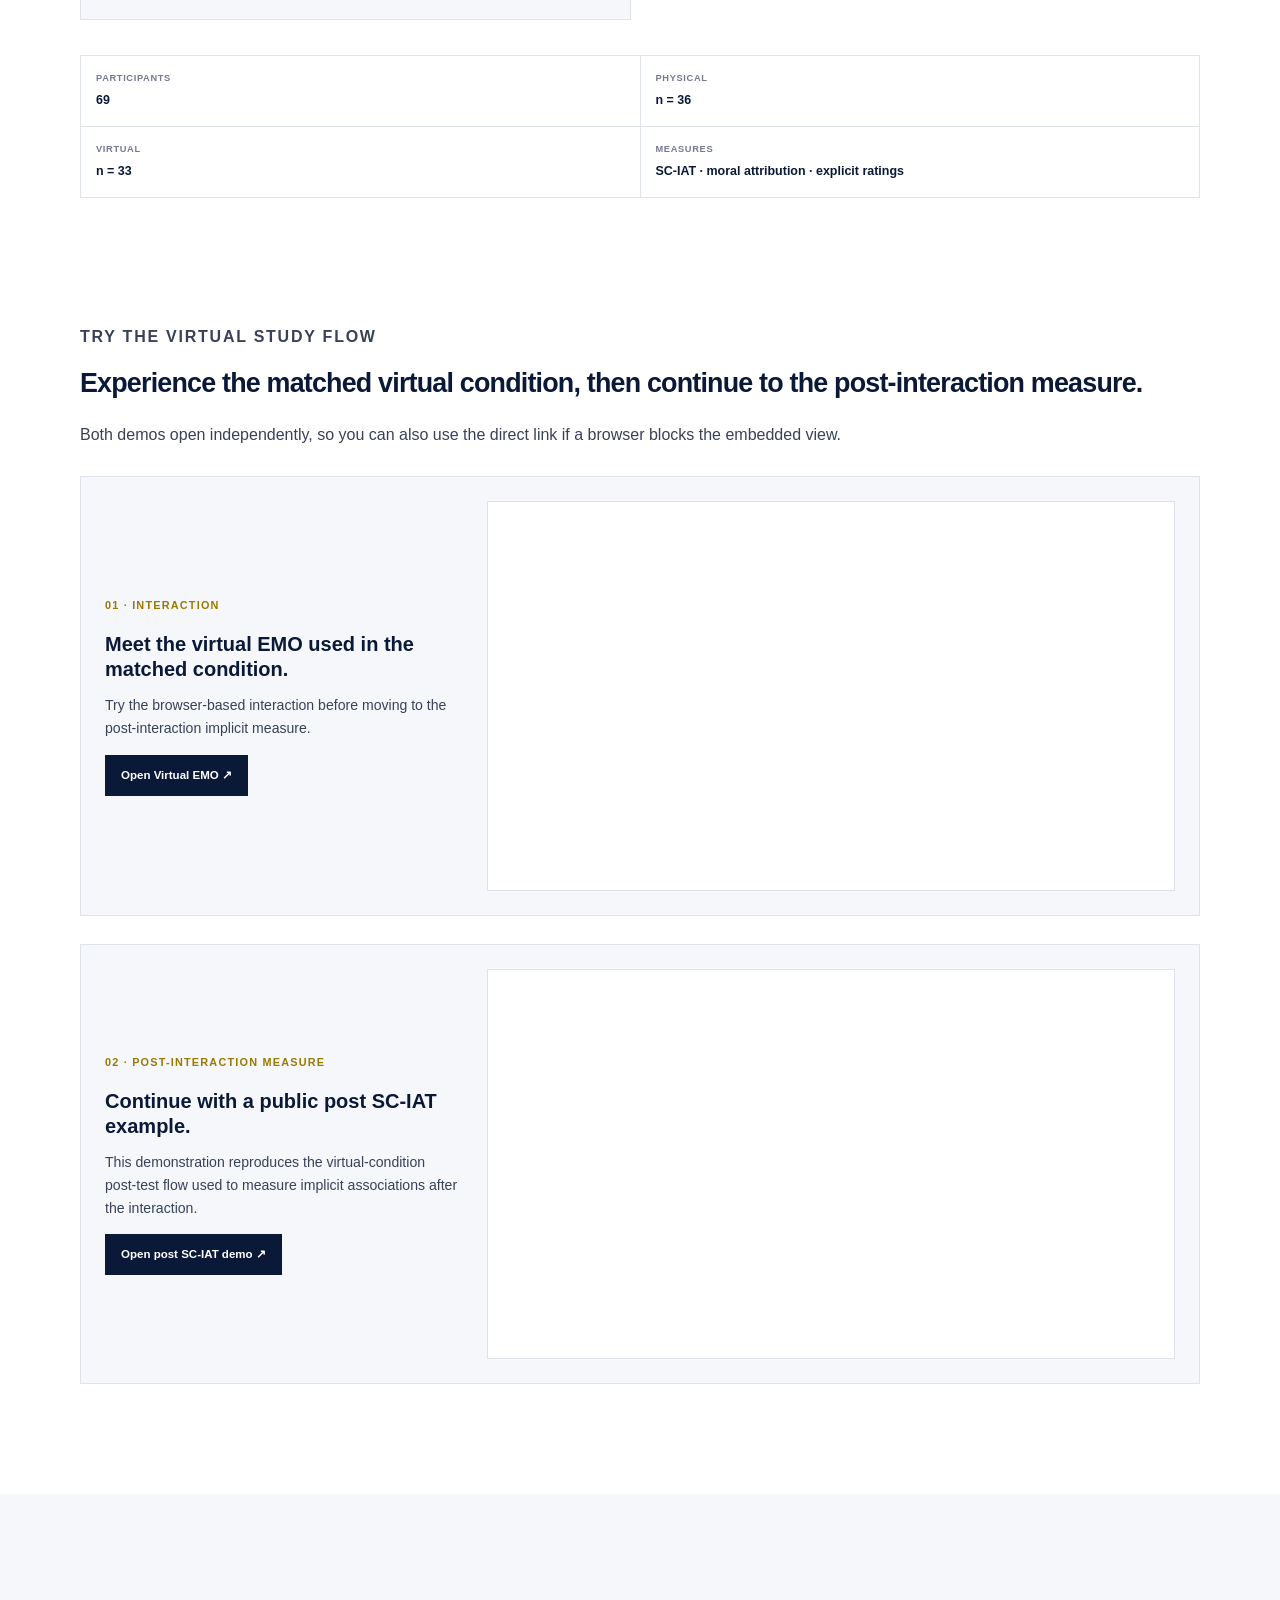
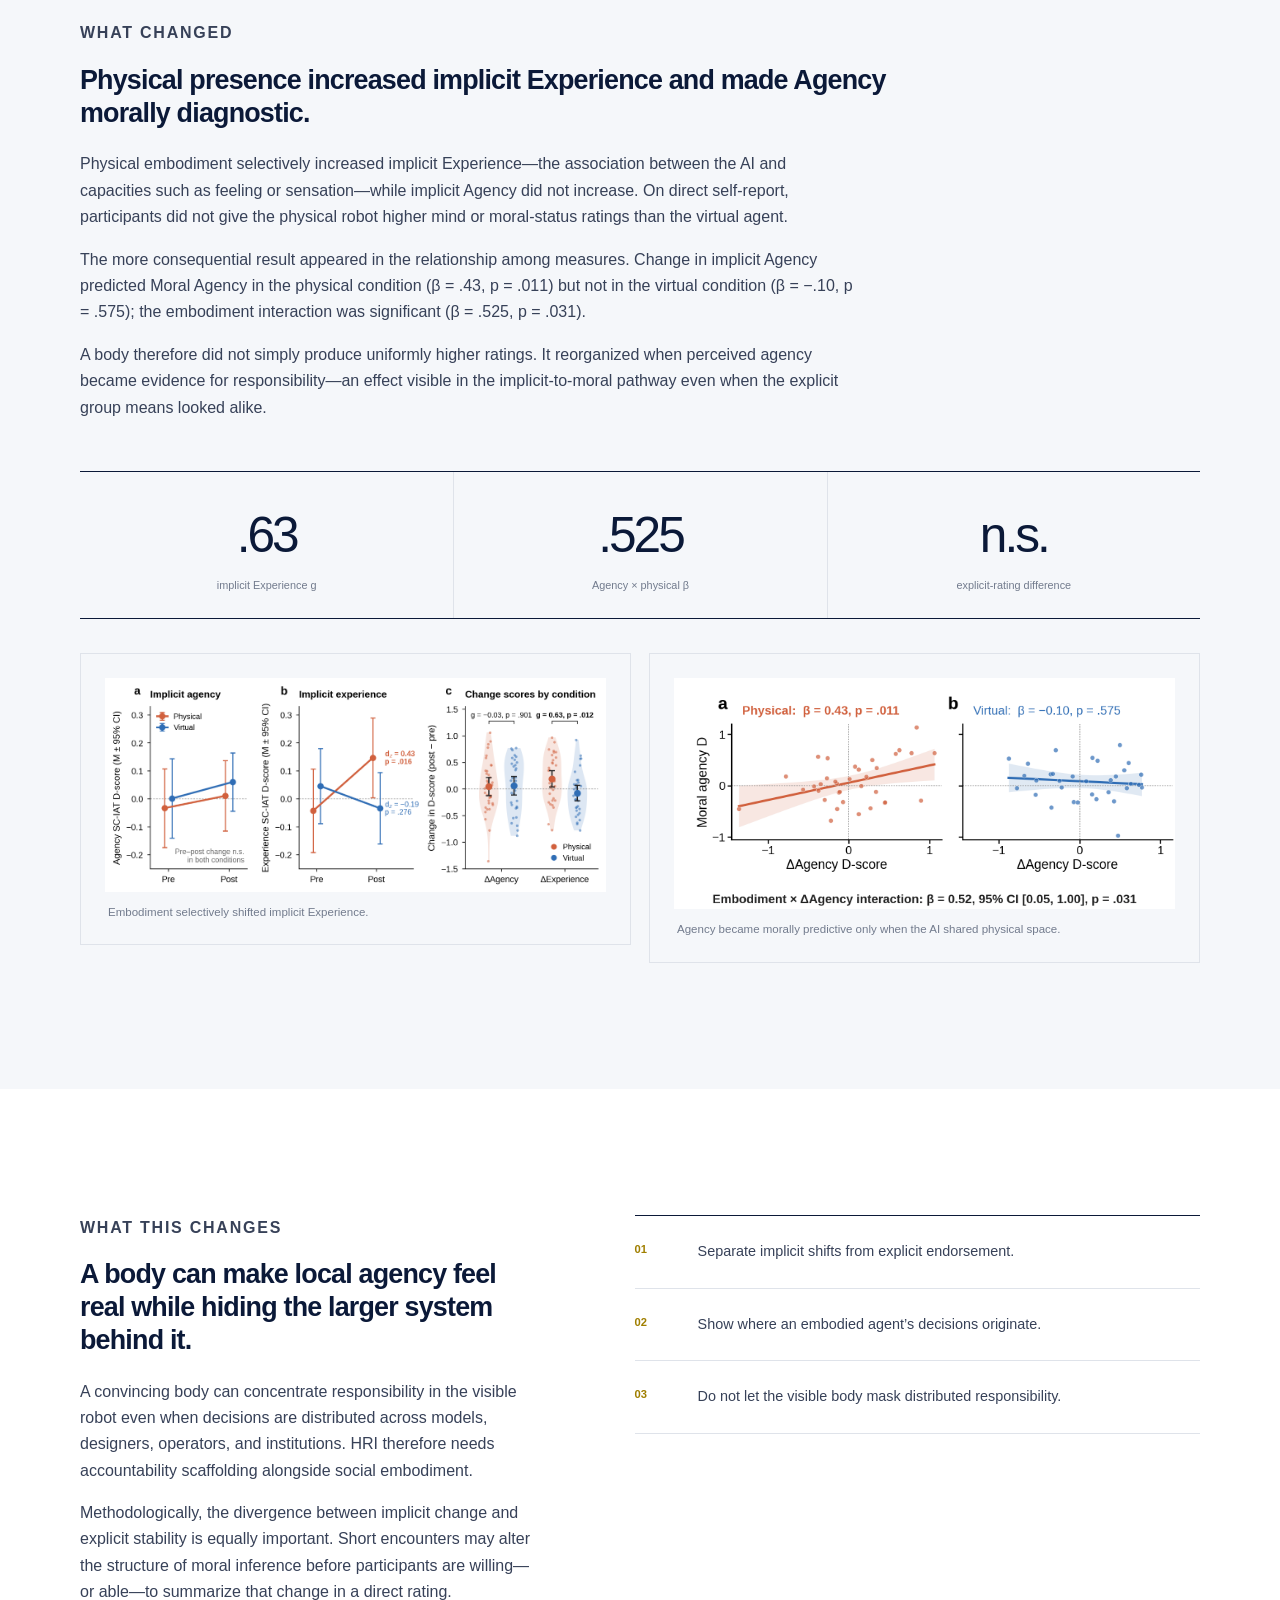
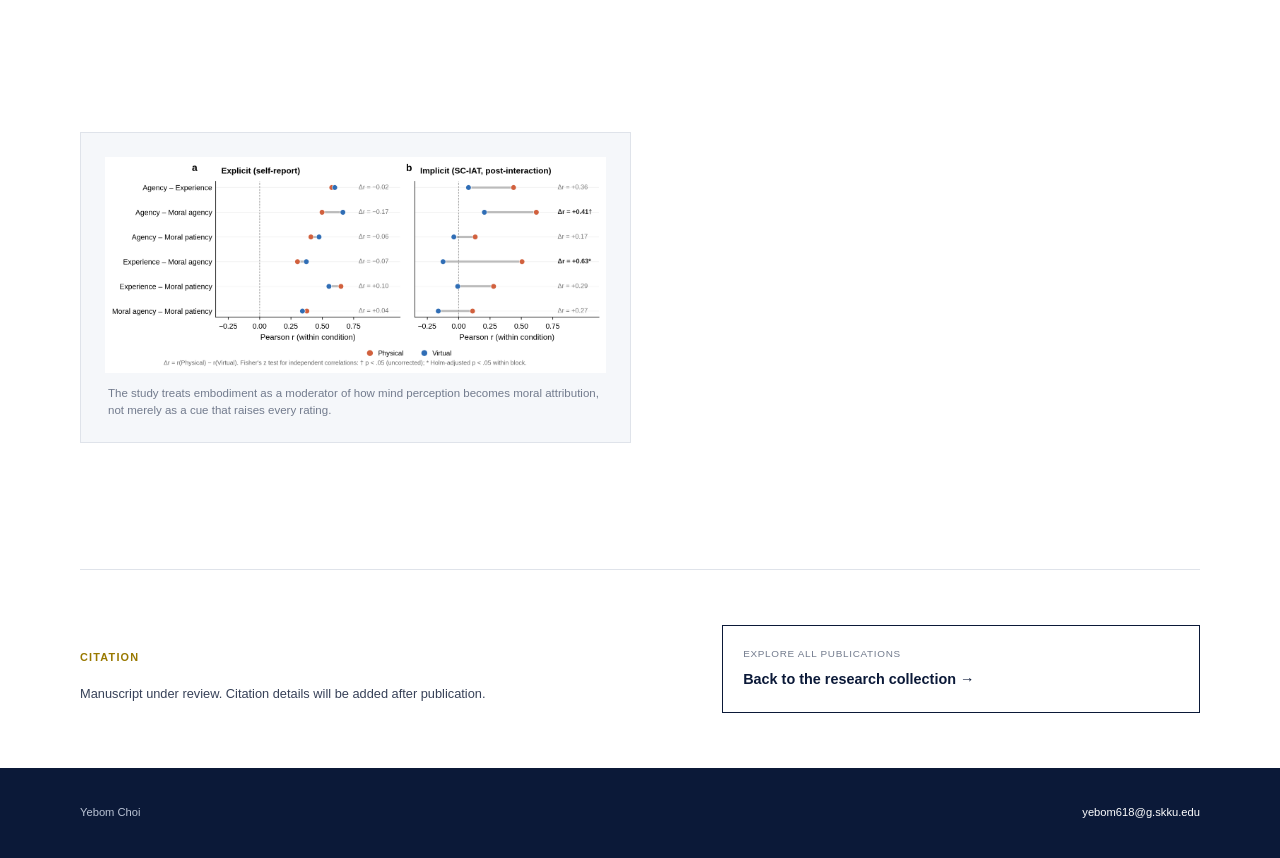
<file: research/on-the-desk.html>
<!doctype html><html lang="en"><head><meta charset="utf-8"><meta name="viewport" content="width=device-width,initial-scale=1"><meta name="theme-color" content="#ffffff"><meta name="description" content="Research by Yebom Choi"><title>On the Desk, Not on the Screen — Yebom Choi</title><script>(()=>{const s=localStorage.getItem("yebom-theme");document.documentElement.dataset.theme=s||(matchMedia("(prefers-color-scheme: dark)").matches?"dark":"light")})();</script><link rel="stylesheet" href="research-page.css?v=20261015-2"></head><body data-paper="on-the-desk"><header class="paper-nav"><a class="back-link" href="../index.html#publications"><span aria-hidden="true">←</span> Yebom Choi</a><div class="nav-actions"><a href="#system">Study</a><a href="#evidence">Evidence</a><a href="#implications">Implications</a><button class="theme-toggle" type="button" aria-label="Switch to dark mode"><span aria-hidden="true">☾</span></button></div></header><main class="paper-root"></main><footer class="paper-footer"><span>Yebom Choi</span><a href="mailto:yebom618@g.skku.edu">yebom618@g.skku.edu</a></footer><script src="paper-pages.js?v=20261015-2"></script><script src="research-page.js?v=20261004-1"></script></body></html>
</file>
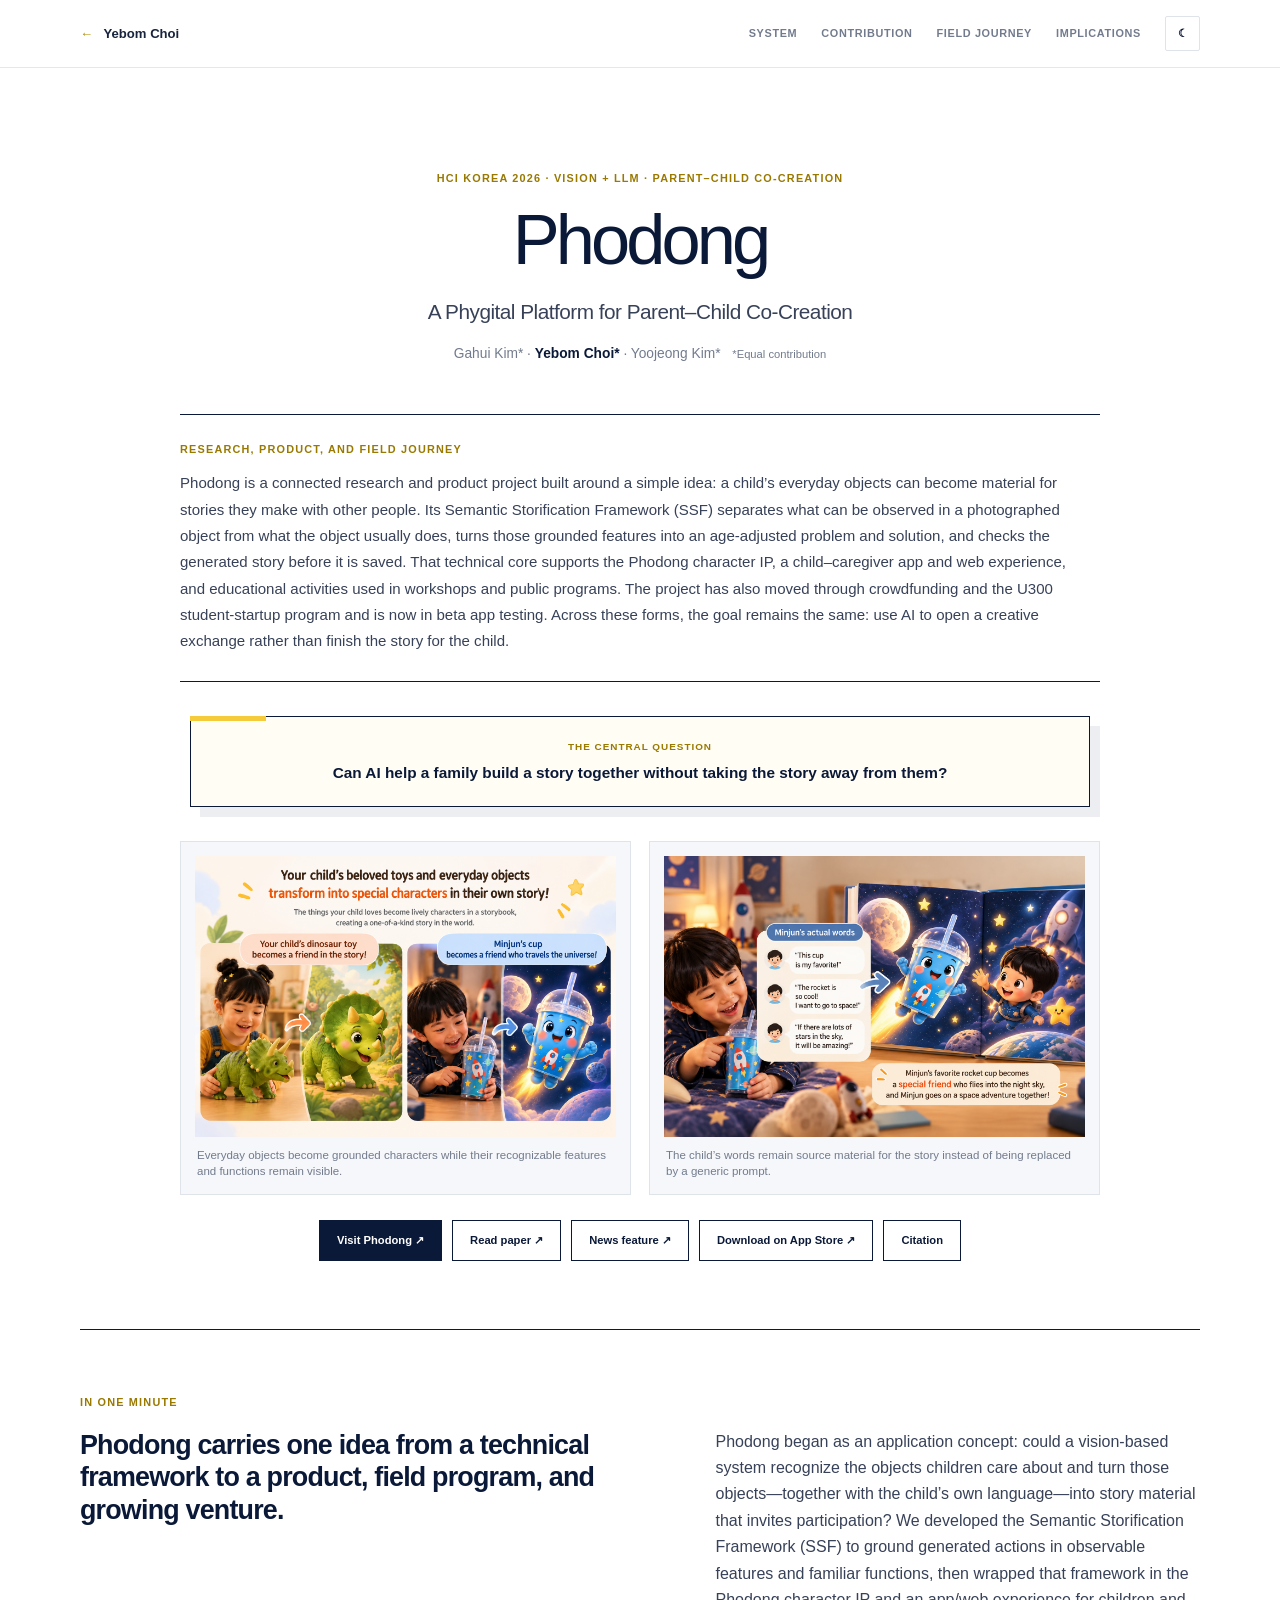
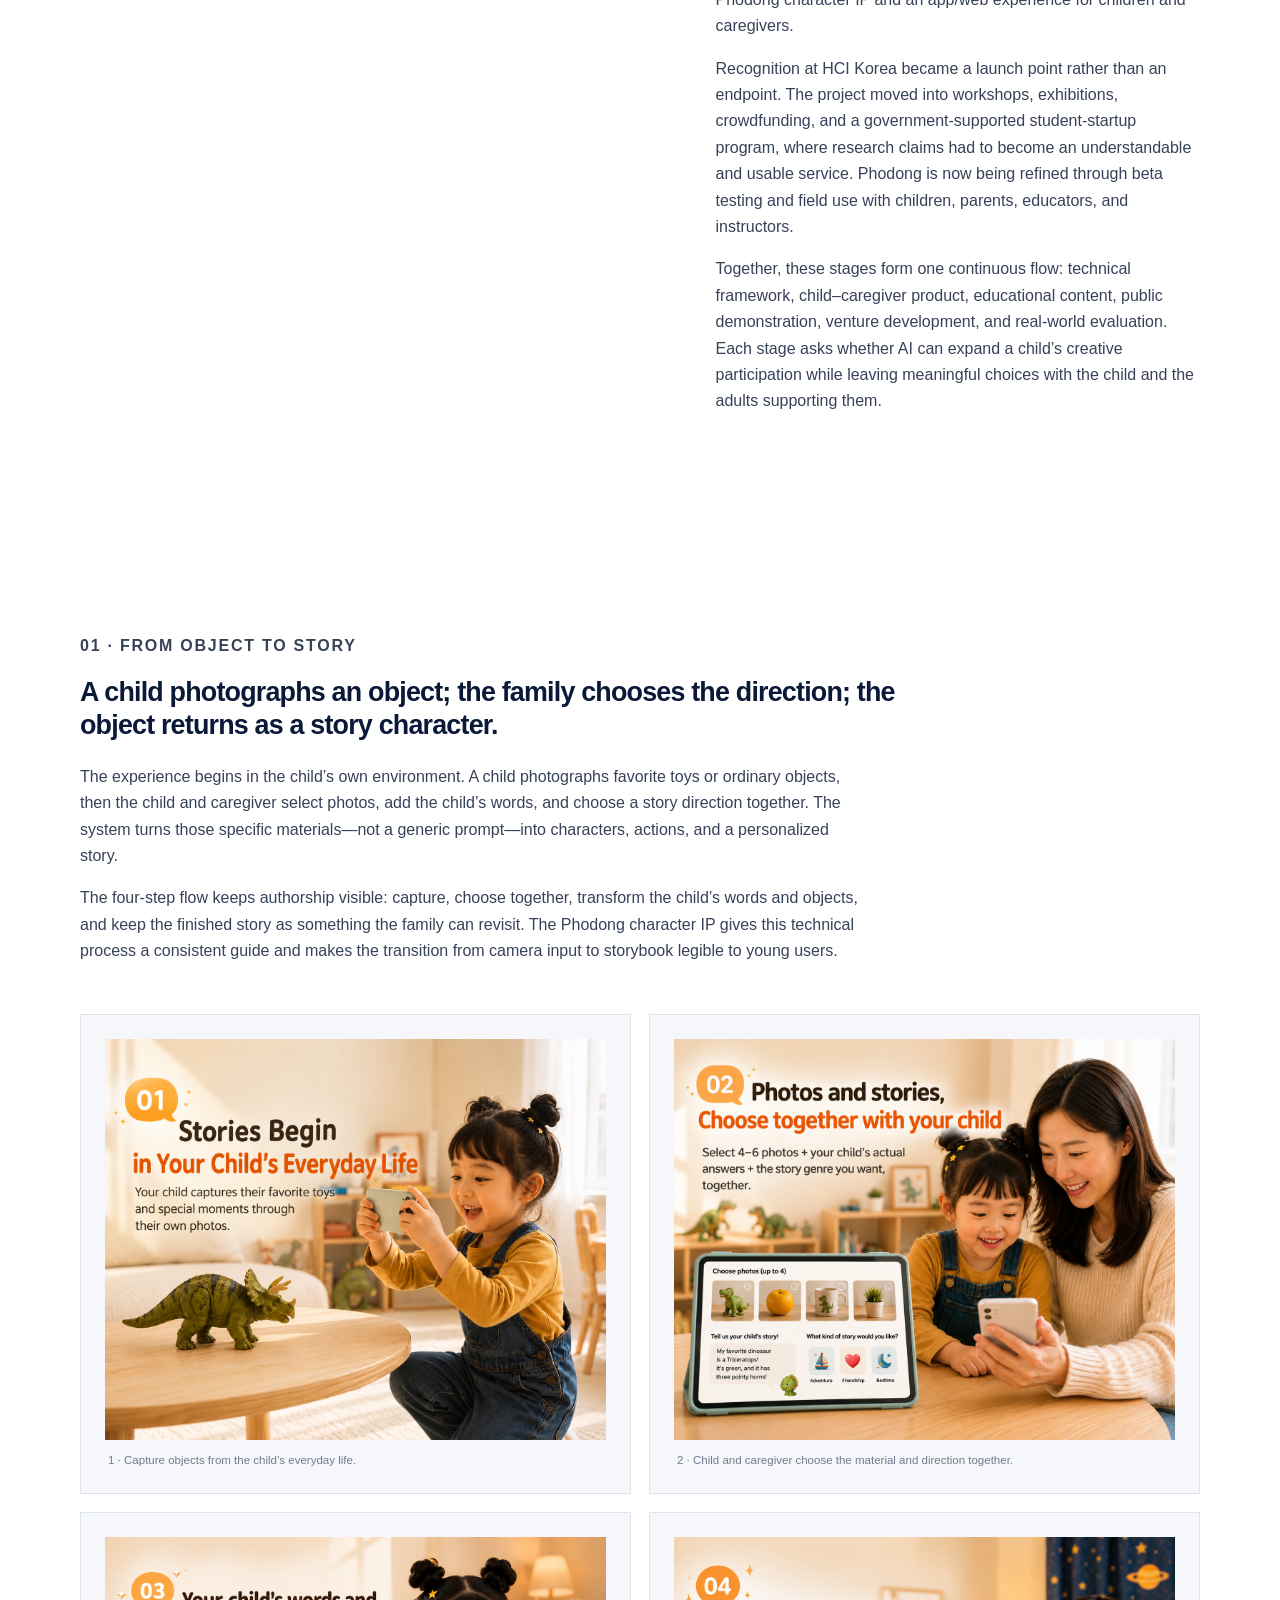
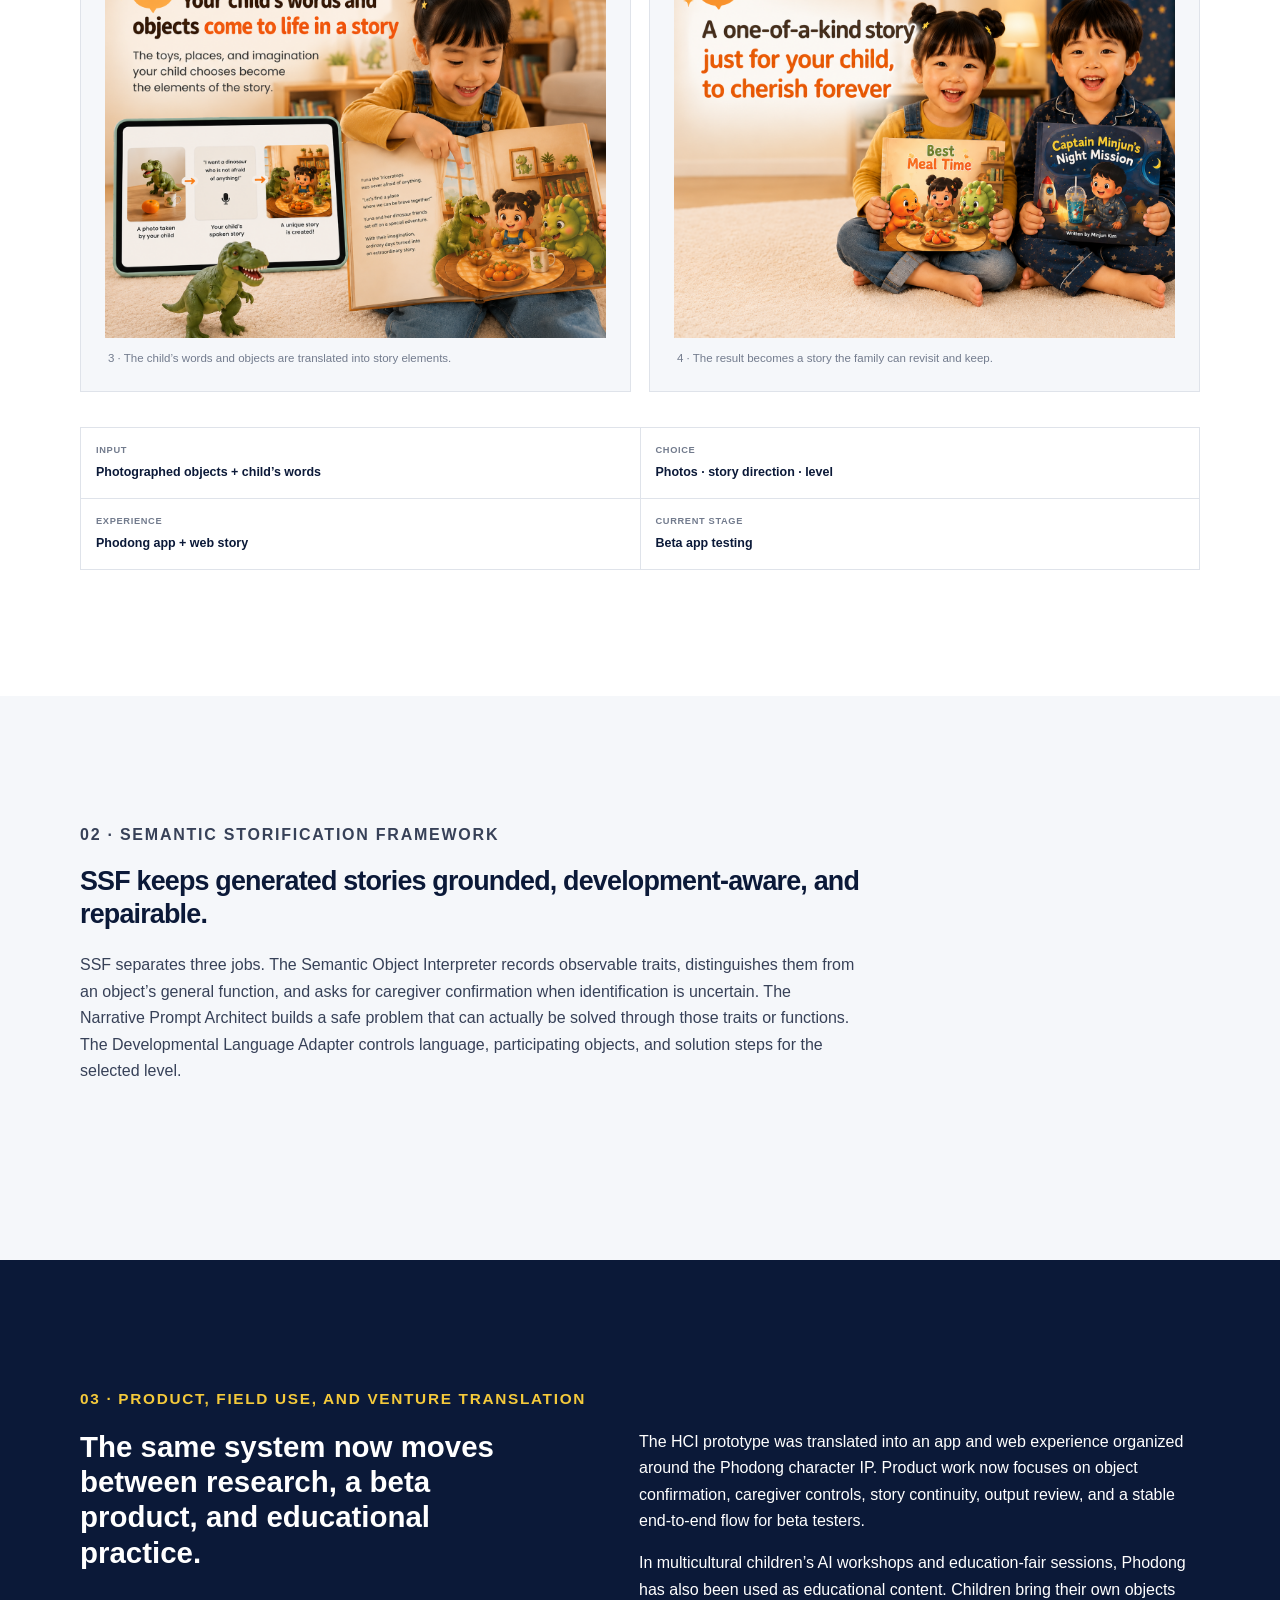
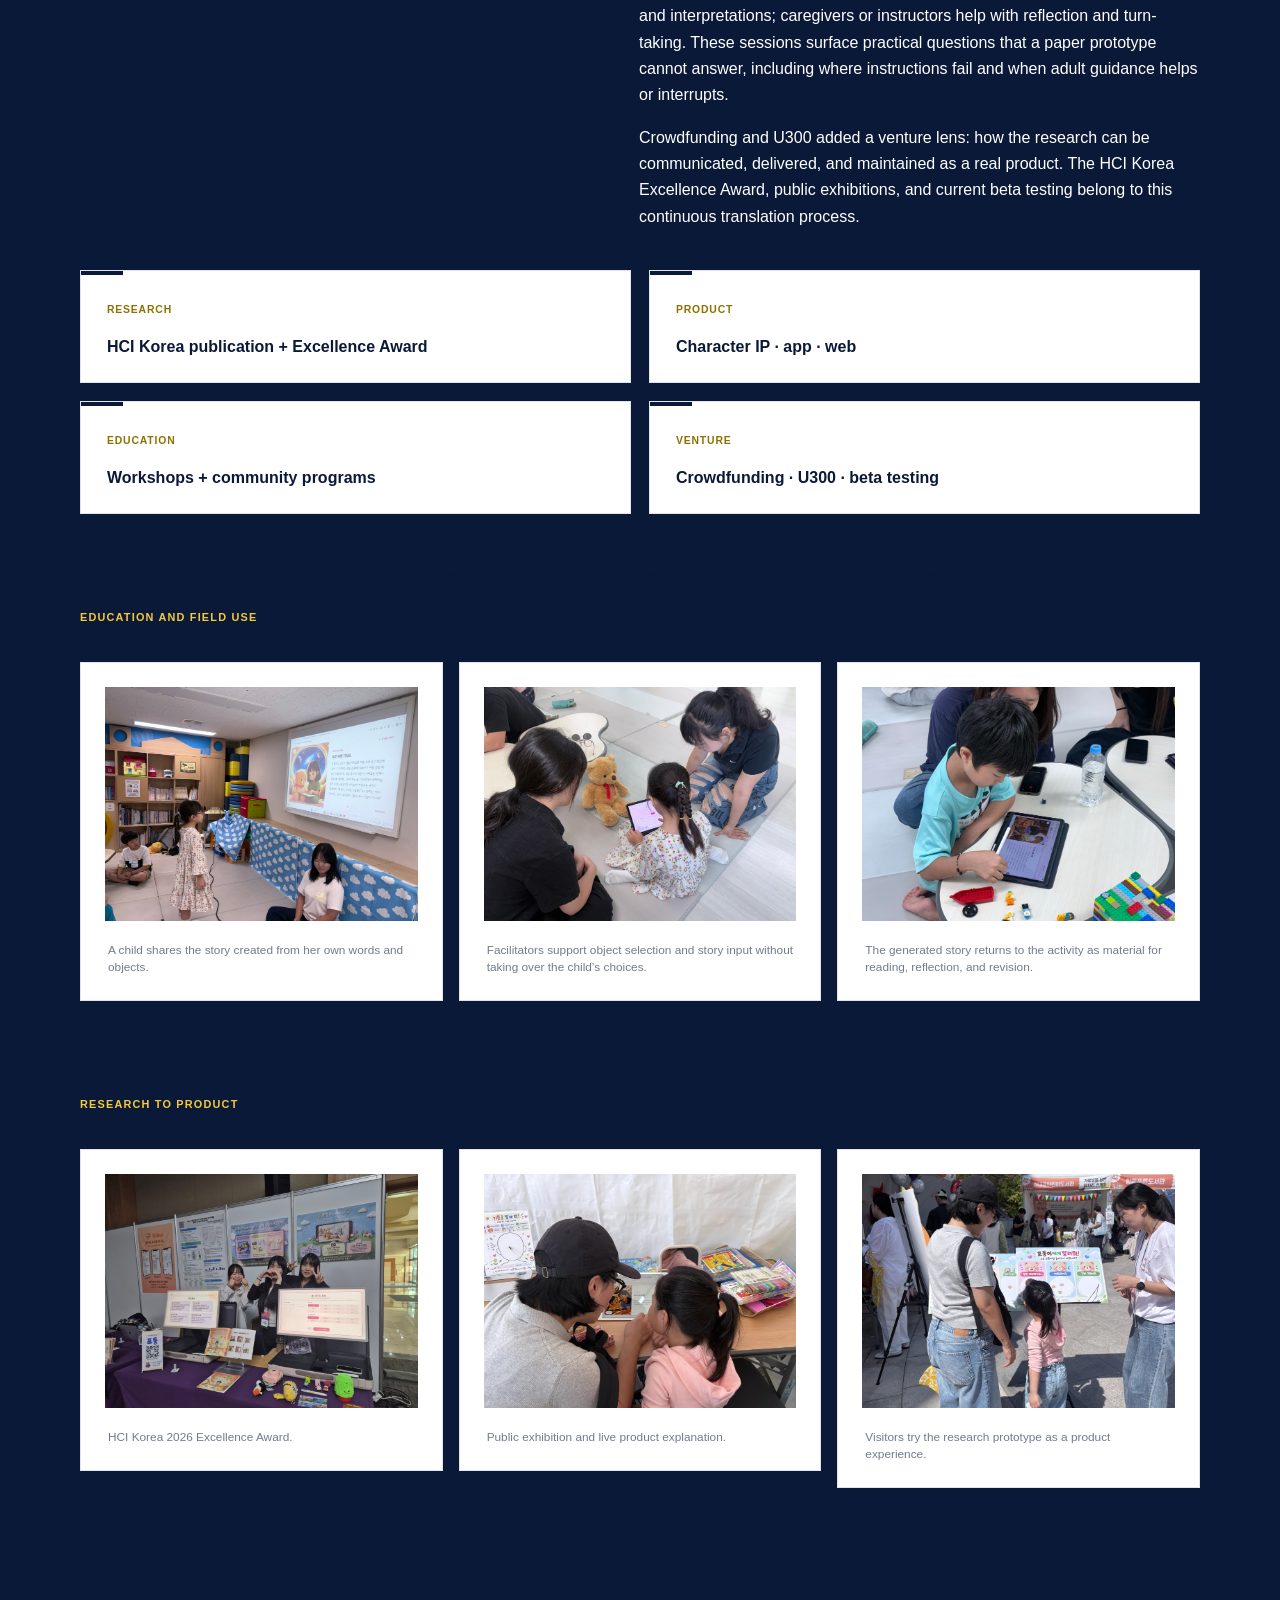
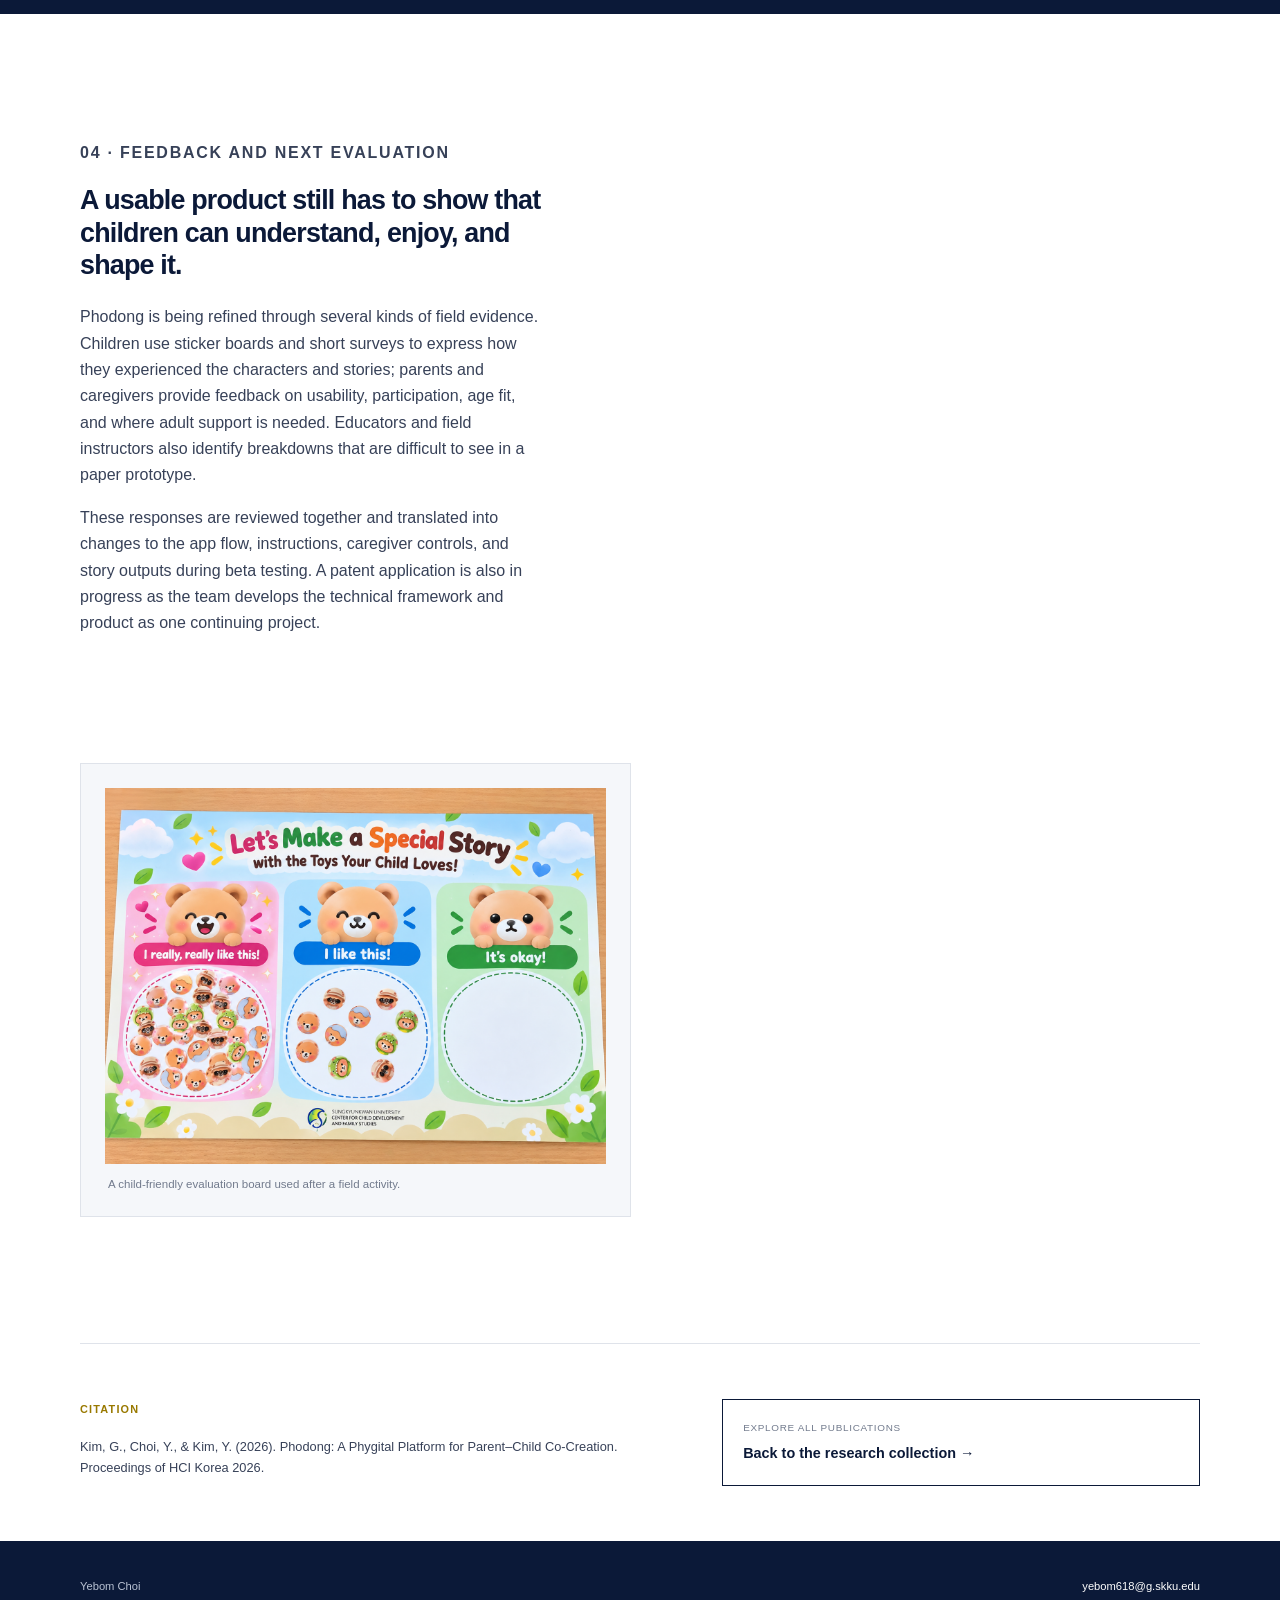
<file: research/phodong.html>
<!doctype html>
<html lang="en">
  <head><meta charset="utf-8" /><meta name="viewport" content="width=device-width, initial-scale=1" /><meta name="theme-color" content="#ffffff" /><meta name="description" content="Research by Yebom Choi" /><title>Research — Yebom Choi</title><script>(() => { const saved = localStorage.getItem("yebom-theme"); document.documentElement.dataset.theme = saved || (matchMedia("(prefers-color-scheme: dark)").matches ? "dark" : "light"); })();</script><link rel="stylesheet" href="research-page.css?v=20261015-2" /></head>
  <body data-paper="phodong"><header class="paper-nav"><a class="back-link" href="../index.html#publications"><span aria-hidden="true">←</span> Yebom Choi</a><div class="nav-actions"><a href="#system">System</a><a href="#evidence">Contribution</a><a href="#follow-up">Field journey</a><a href="#implications">Implications</a><button class="theme-toggle" type="button" aria-label="Switch to dark mode"><span aria-hidden="true">☾</span></button></div></header><main class="paper-root"></main><footer class="paper-footer"><span>Yebom Choi</span><a href="mailto:yebom618@g.skku.edu">yebom618@g.skku.edu</a></footer><script src="paper-pages.js?v=20261015-2"></script><script src="research-page.js?v=20261004-1"></script></body>
</html>
</file>
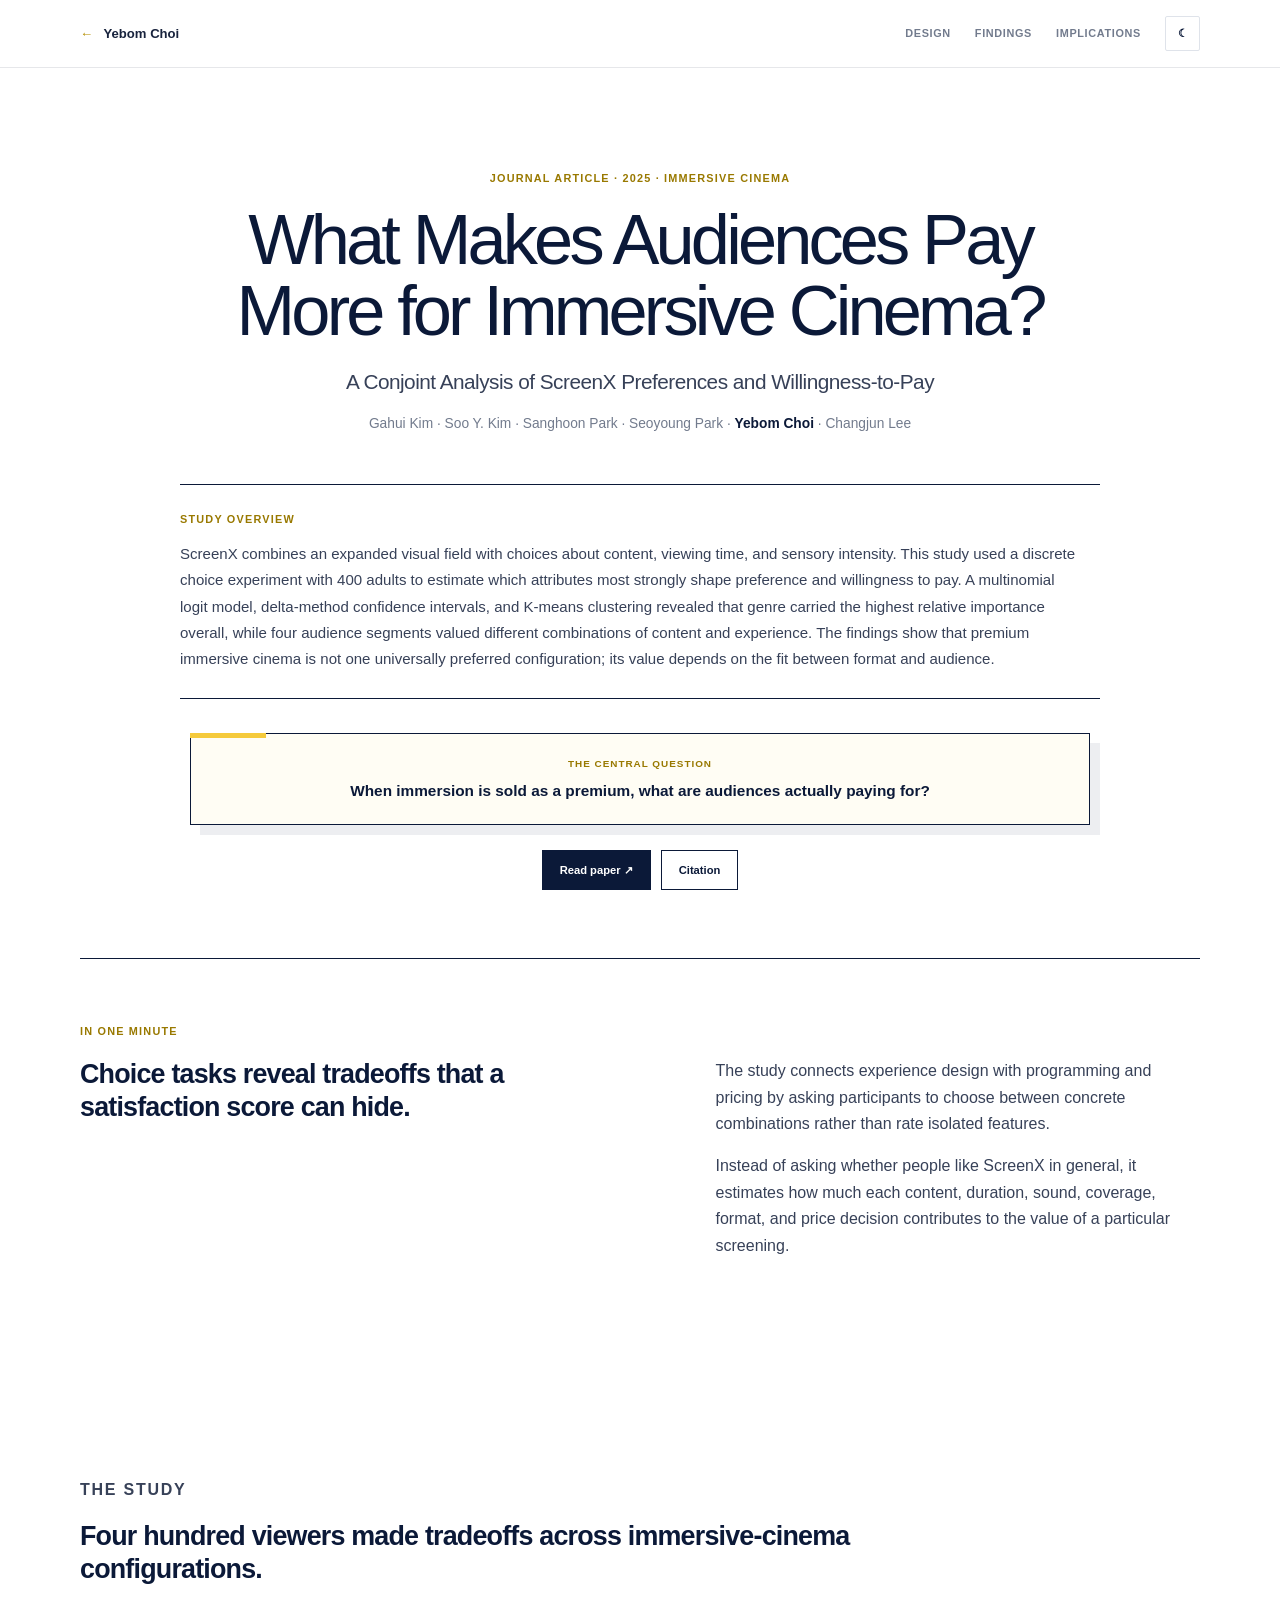
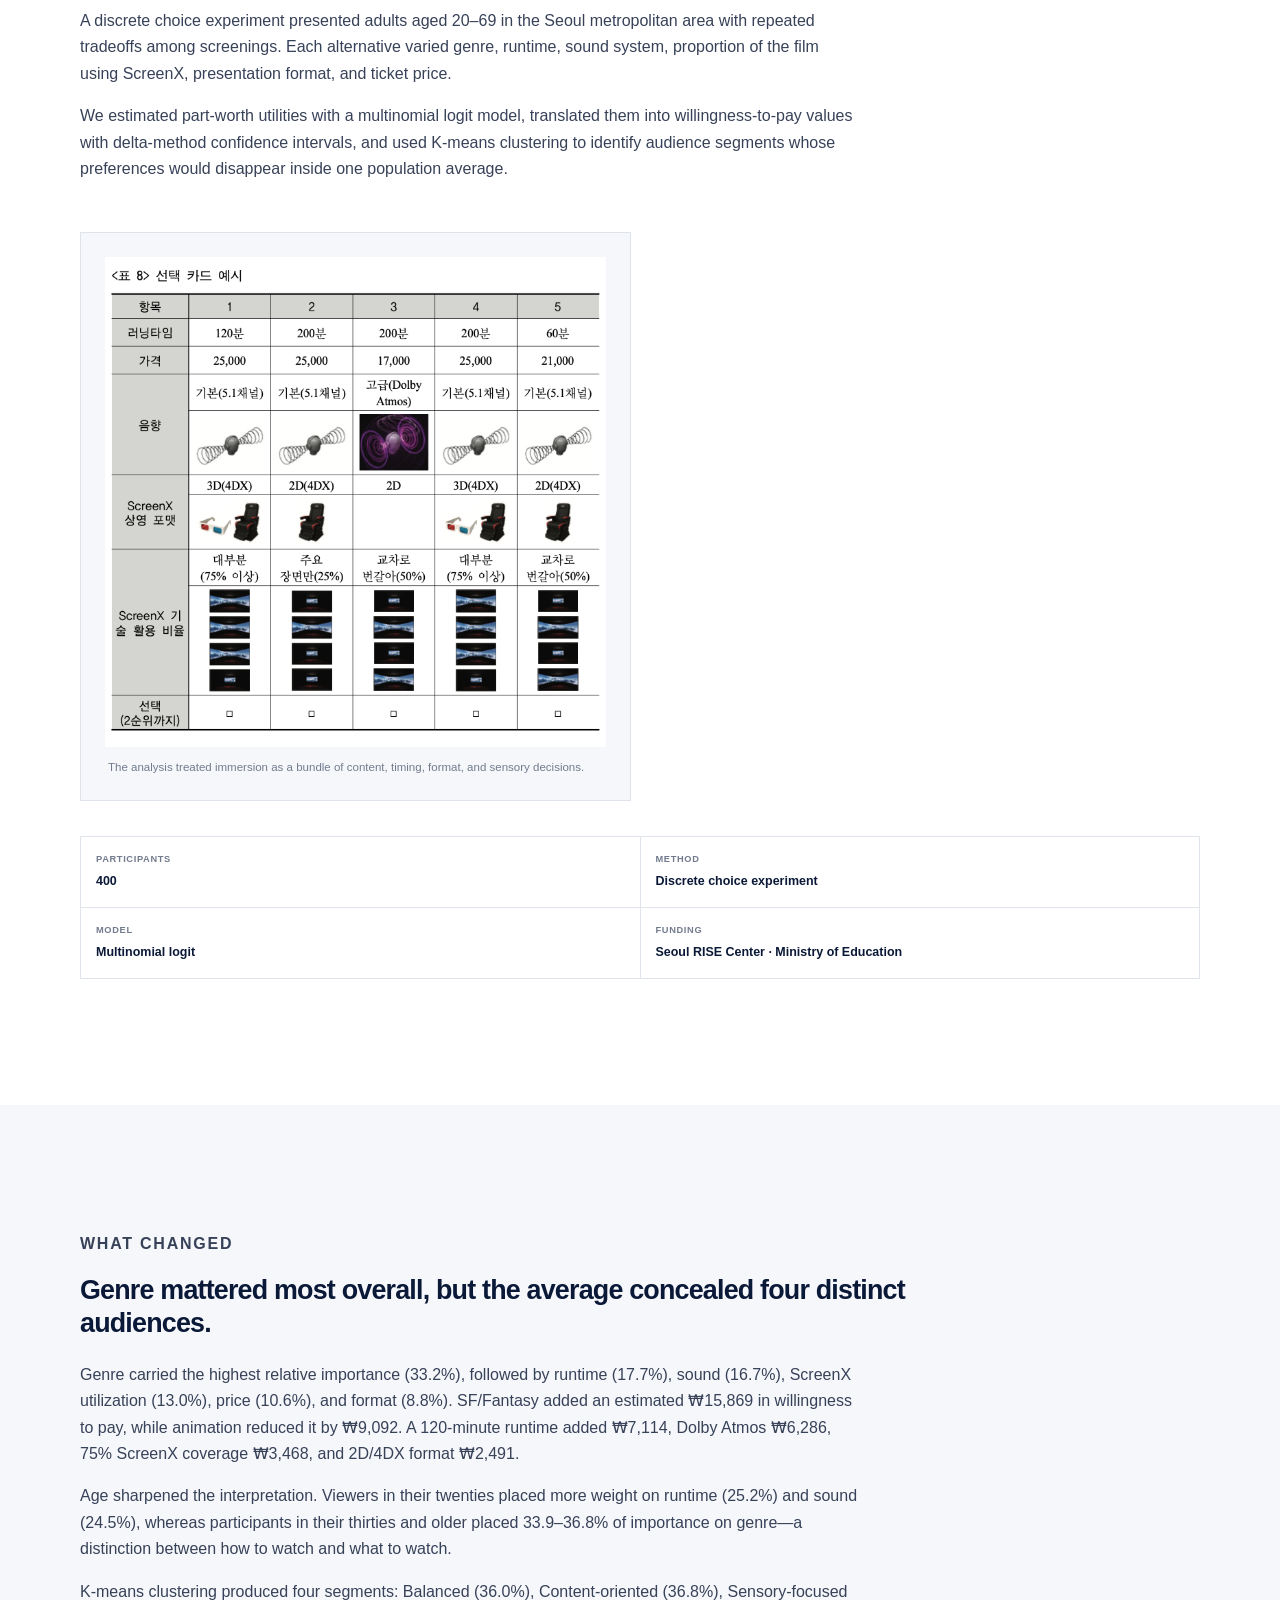
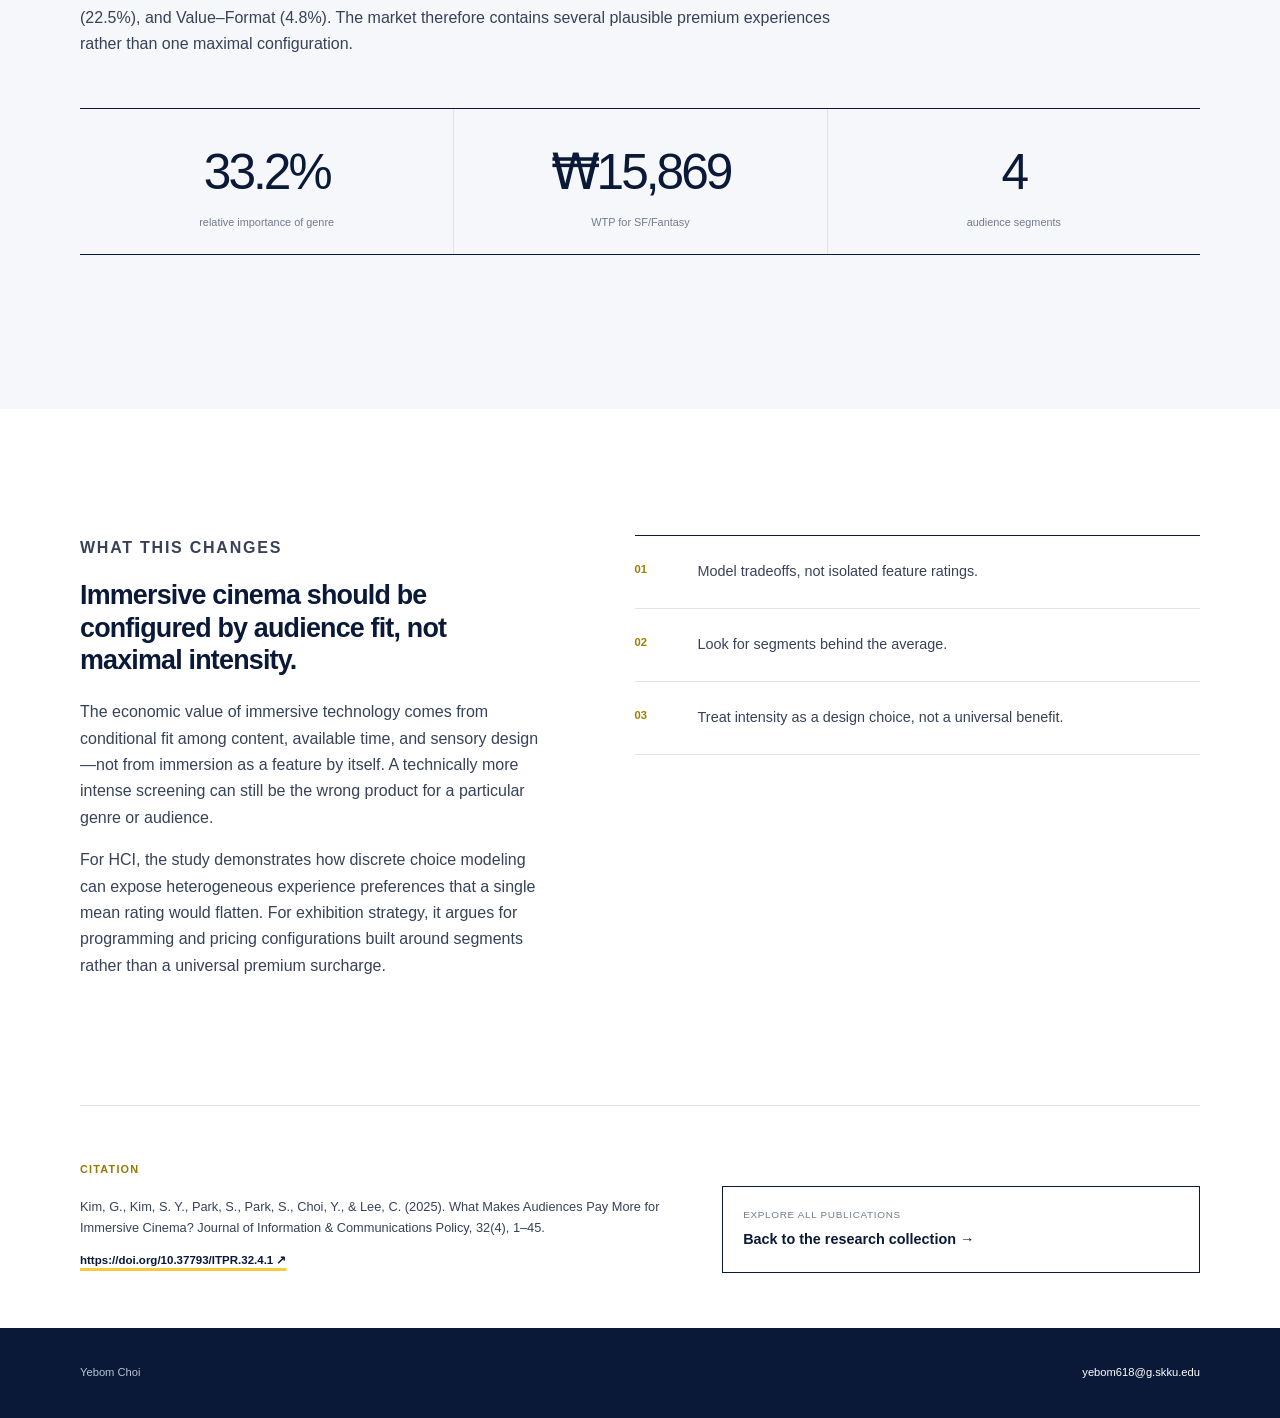
<file: research/screenx.html>
<!doctype html><html lang="en"><head><meta charset="utf-8"><meta name="viewport" content="width=device-width,initial-scale=1"><meta name="theme-color" content="#ffffff"><meta name="description" content="Research by Yebom Choi"><title>ScreenX Audience Preferences — Yebom Choi</title><script>(()=>{const s=localStorage.getItem("yebom-theme");document.documentElement.dataset.theme=s||(matchMedia("(prefers-color-scheme: dark)").matches?"dark":"light")})();</script><link rel="stylesheet" href="research-page.css?v=20261015-2"></head><body data-paper="screenx"><header class="paper-nav"><a class="back-link" href="../index.html#publications"><span aria-hidden="true">←</span> Yebom Choi</a><div class="nav-actions"><a href="#system">Design</a><a href="#evidence">Findings</a><a href="#implications">Implications</a><button class="theme-toggle" type="button" aria-label="Switch to dark mode"><span aria-hidden="true">☾</span></button></div></header><main class="paper-root"></main><footer class="paper-footer"><span>Yebom Choi</span><a href="mailto:yebom618@g.skku.edu">yebom618@g.skku.edu</a></footer><script src="paper-pages.js?v=20261015-2"></script><script src="research-page.js?v=20261004-1"></script></body></html>
</file>
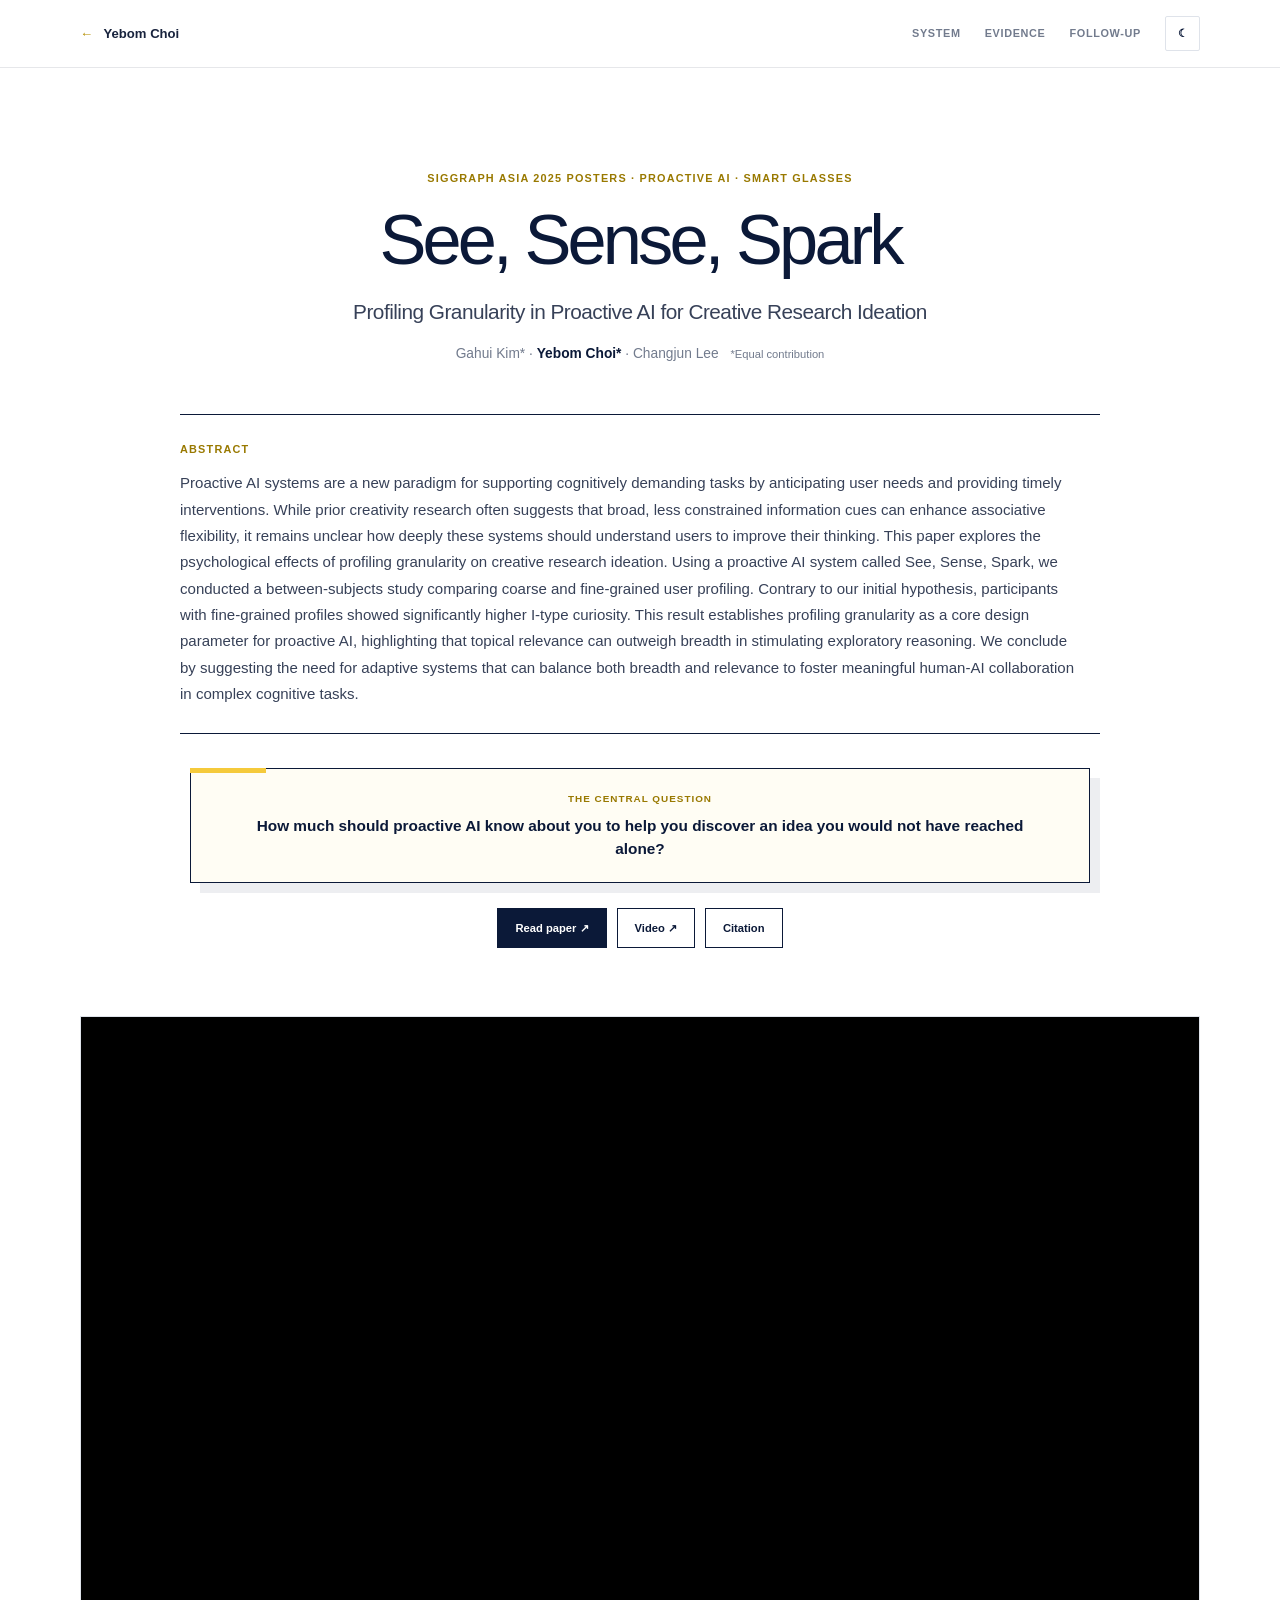
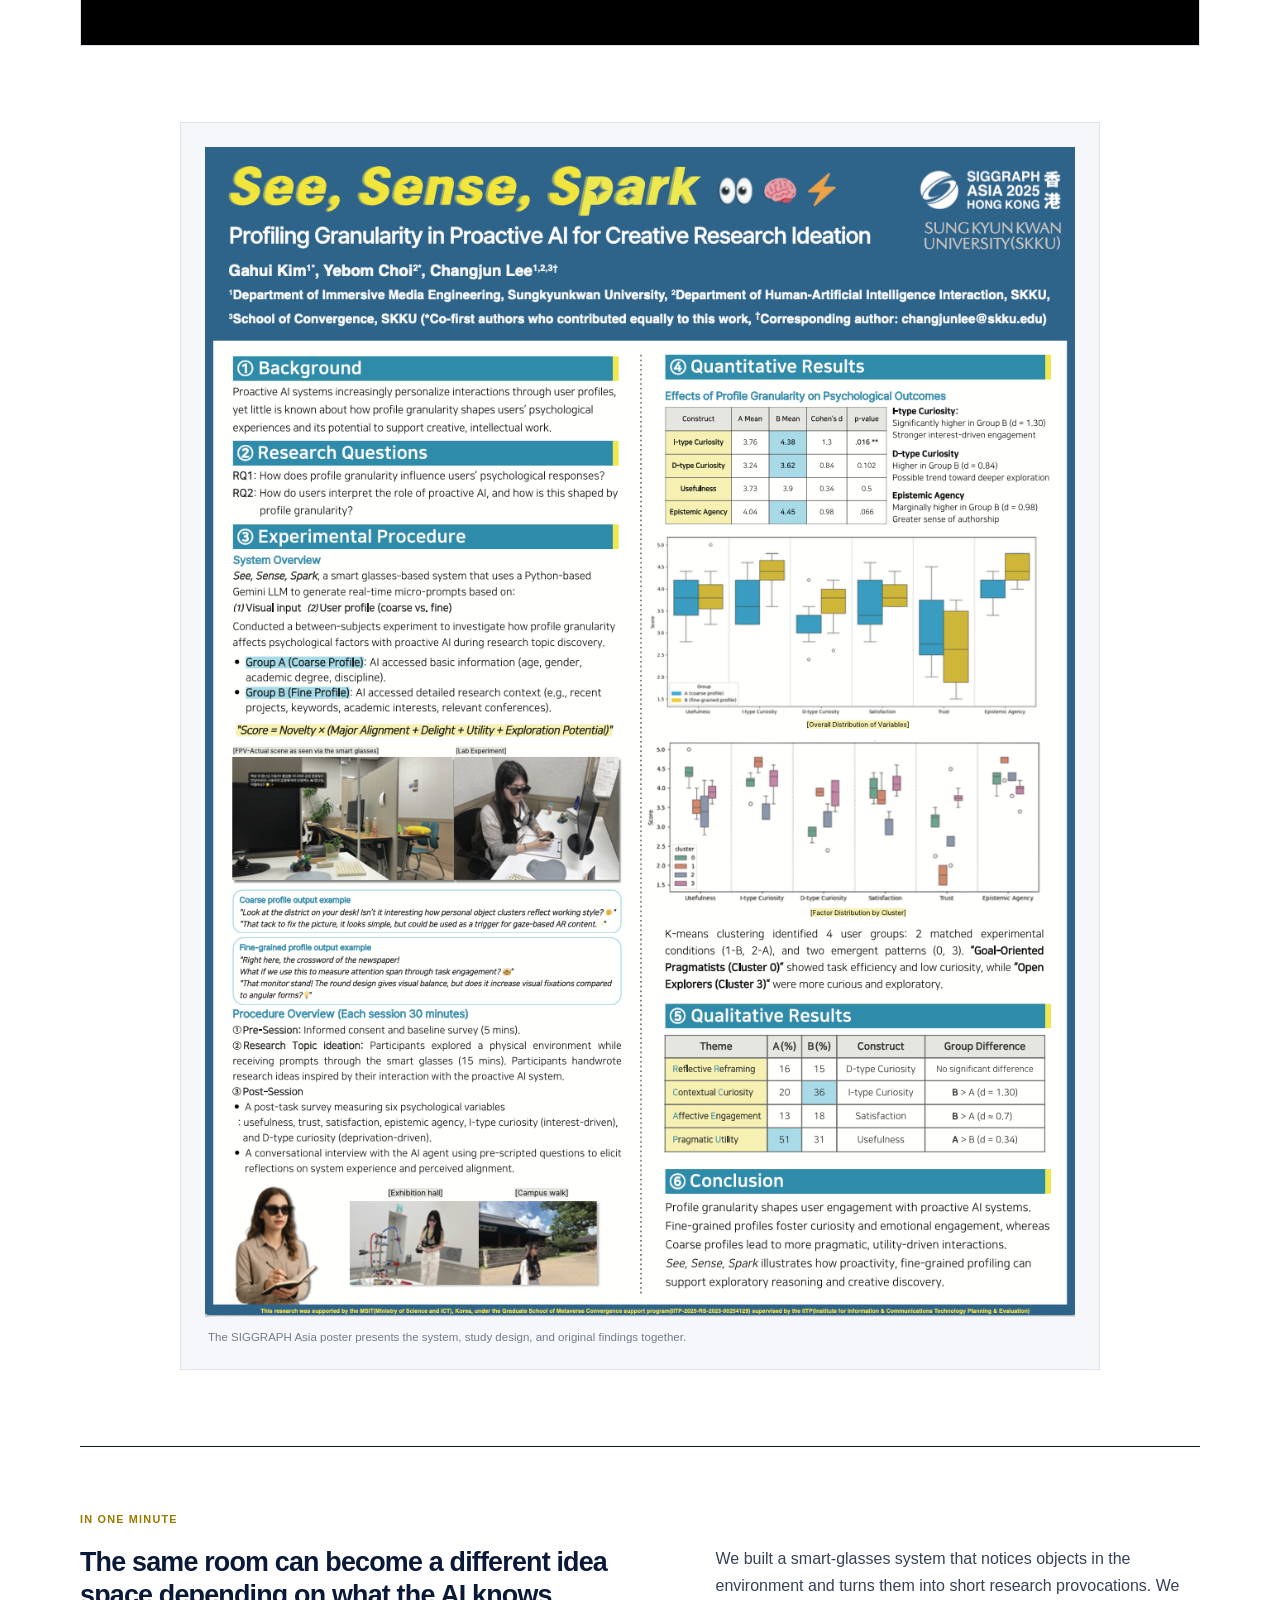
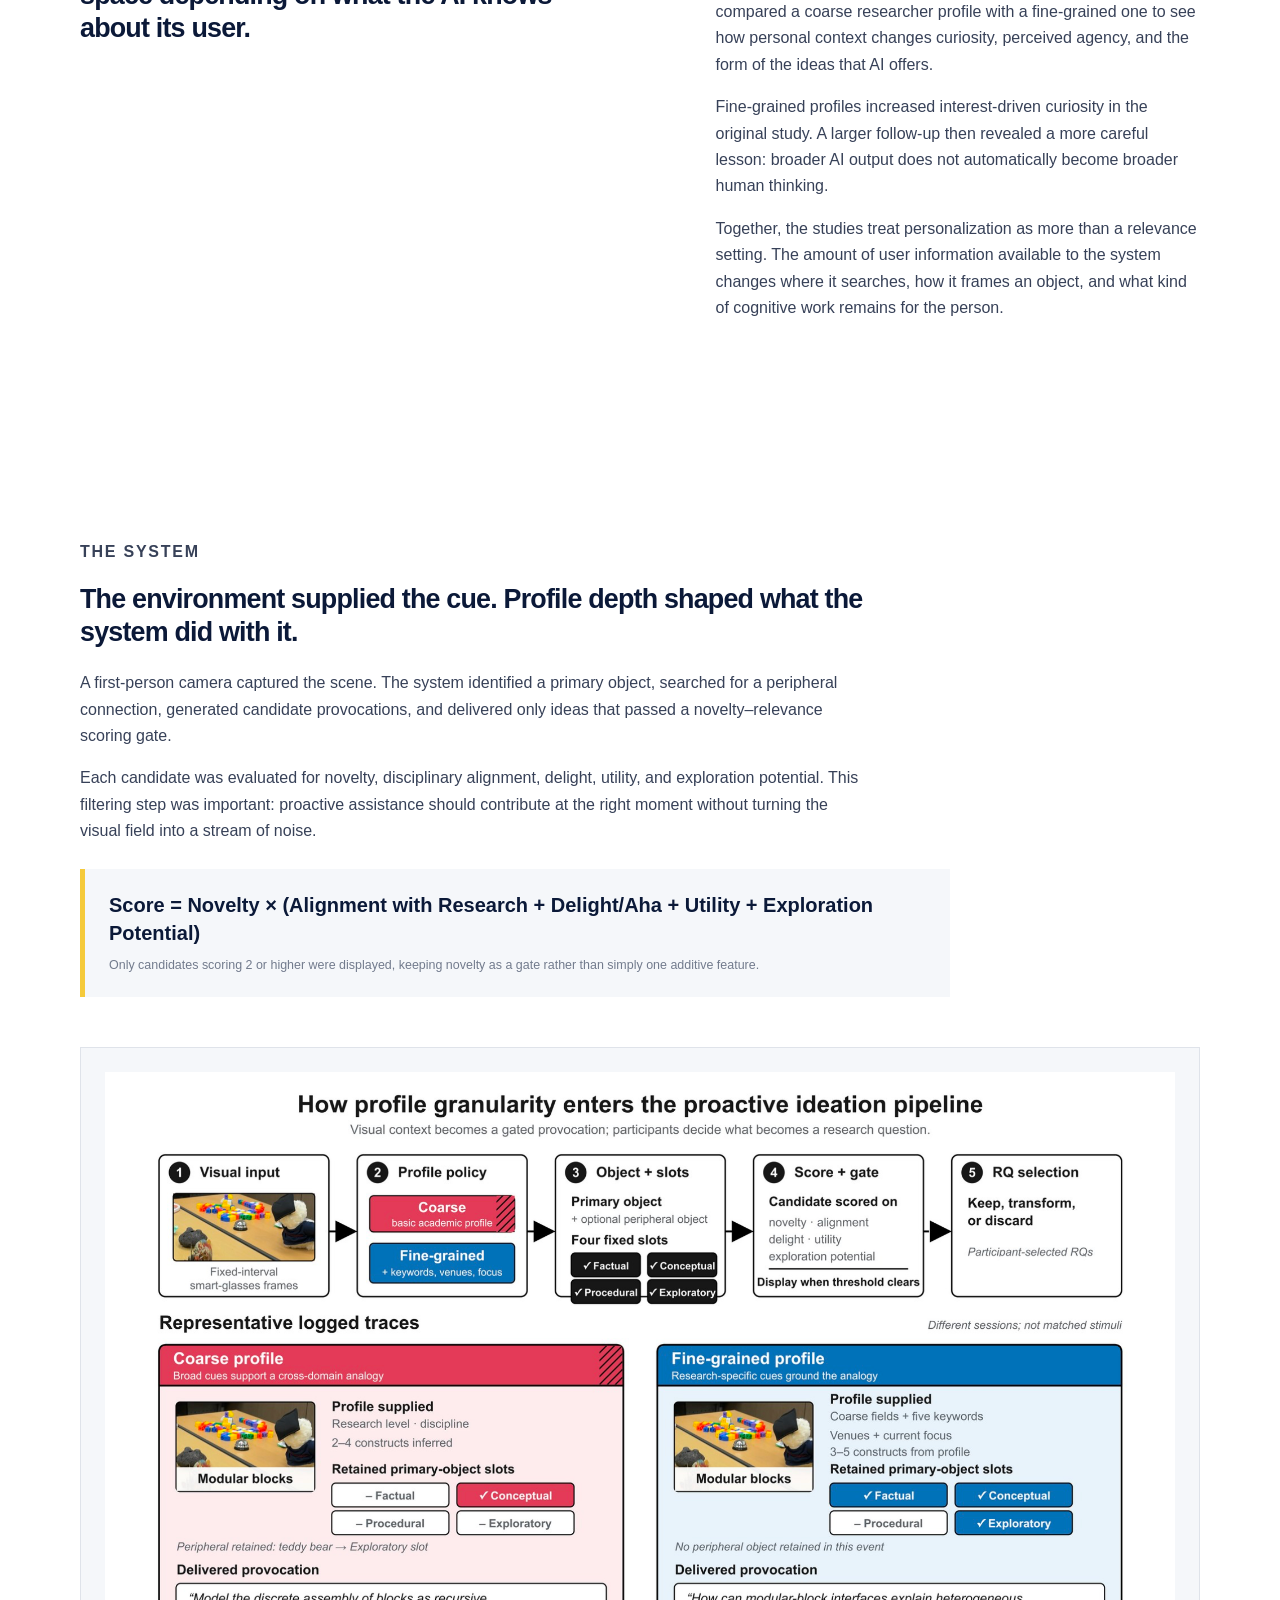
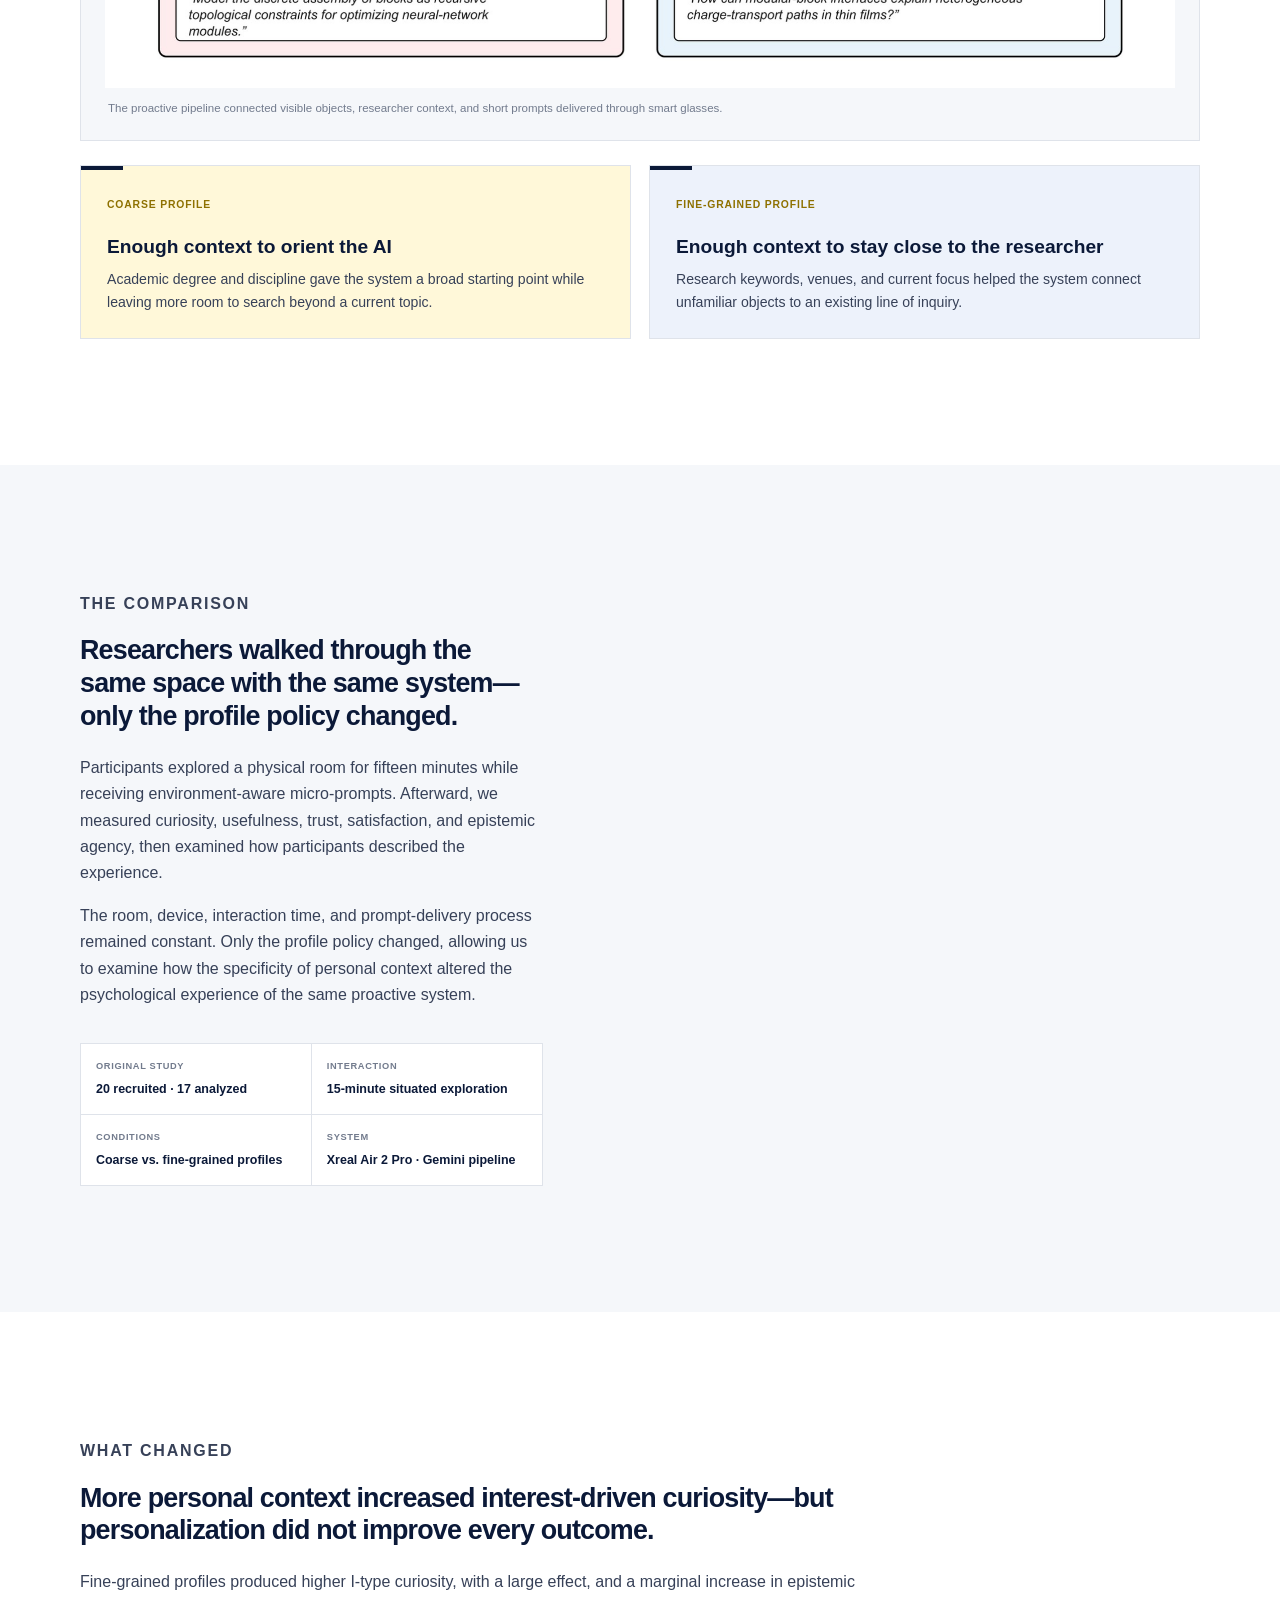
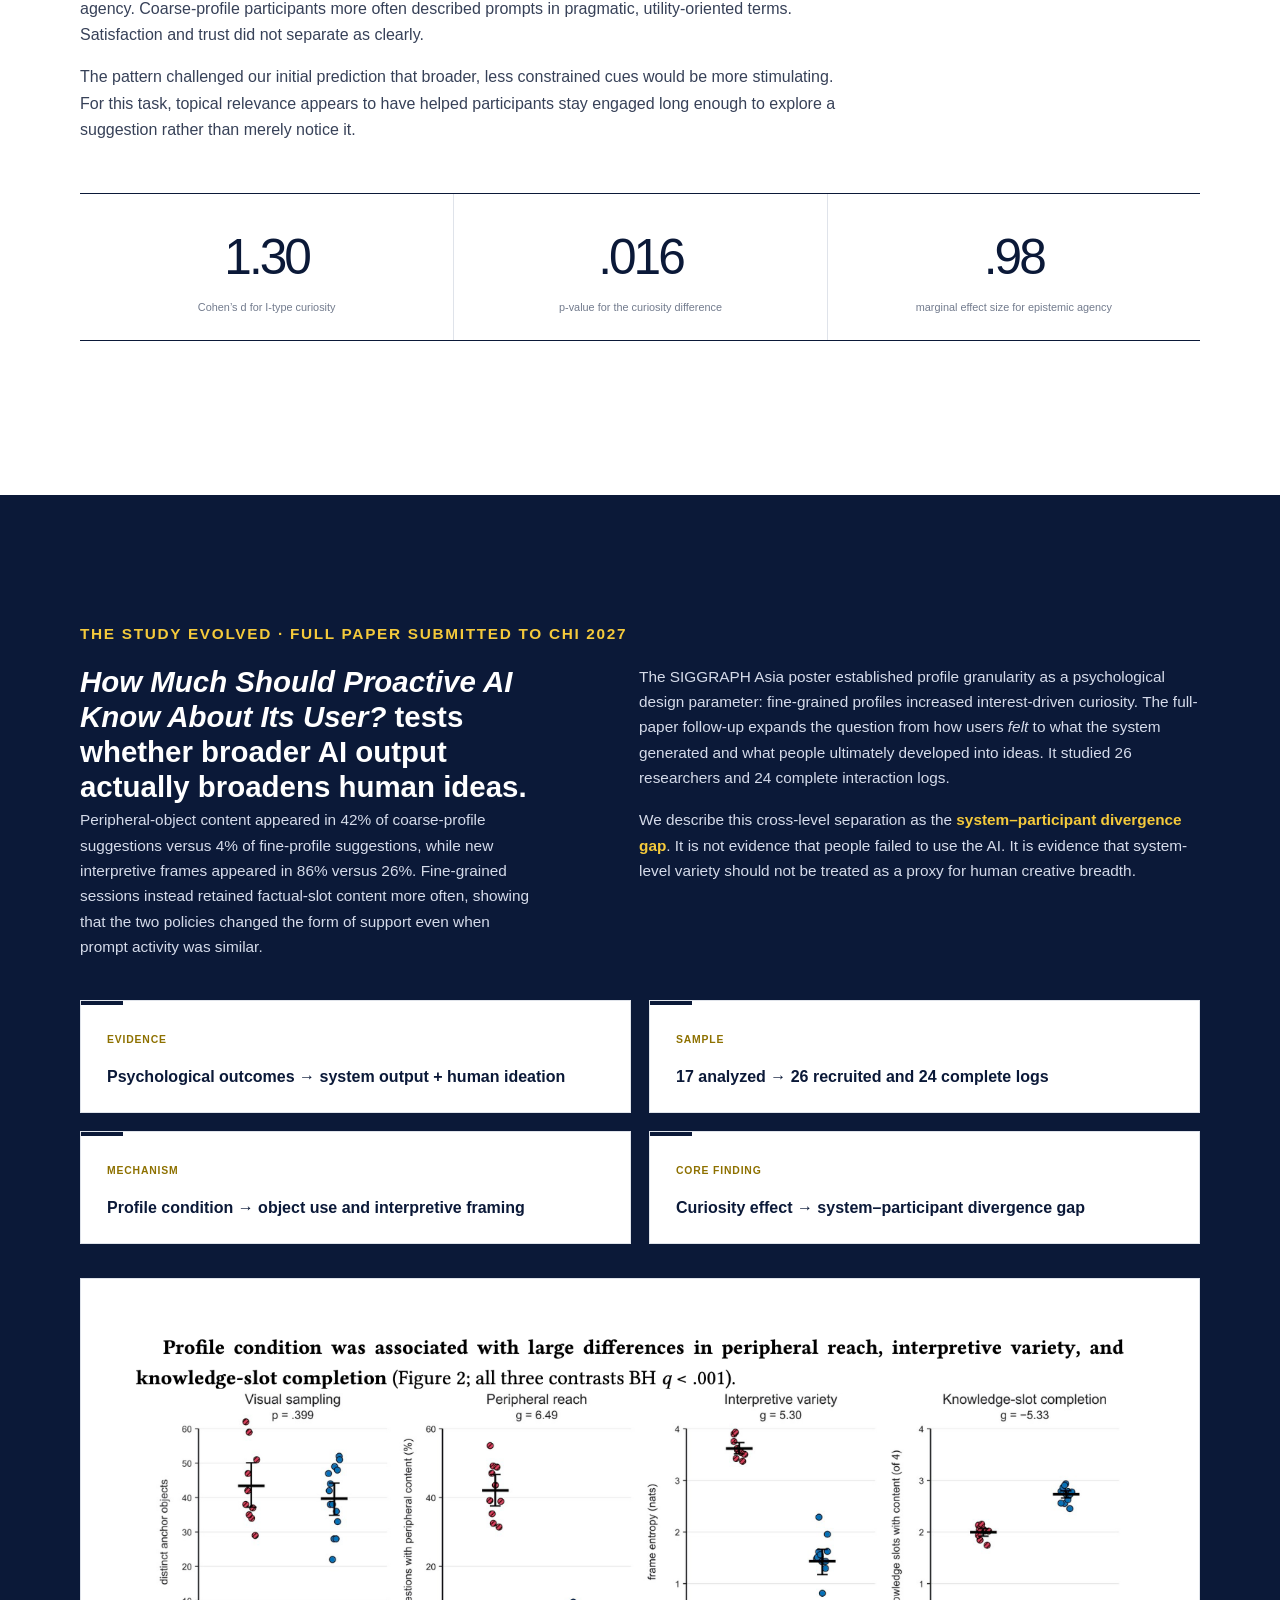
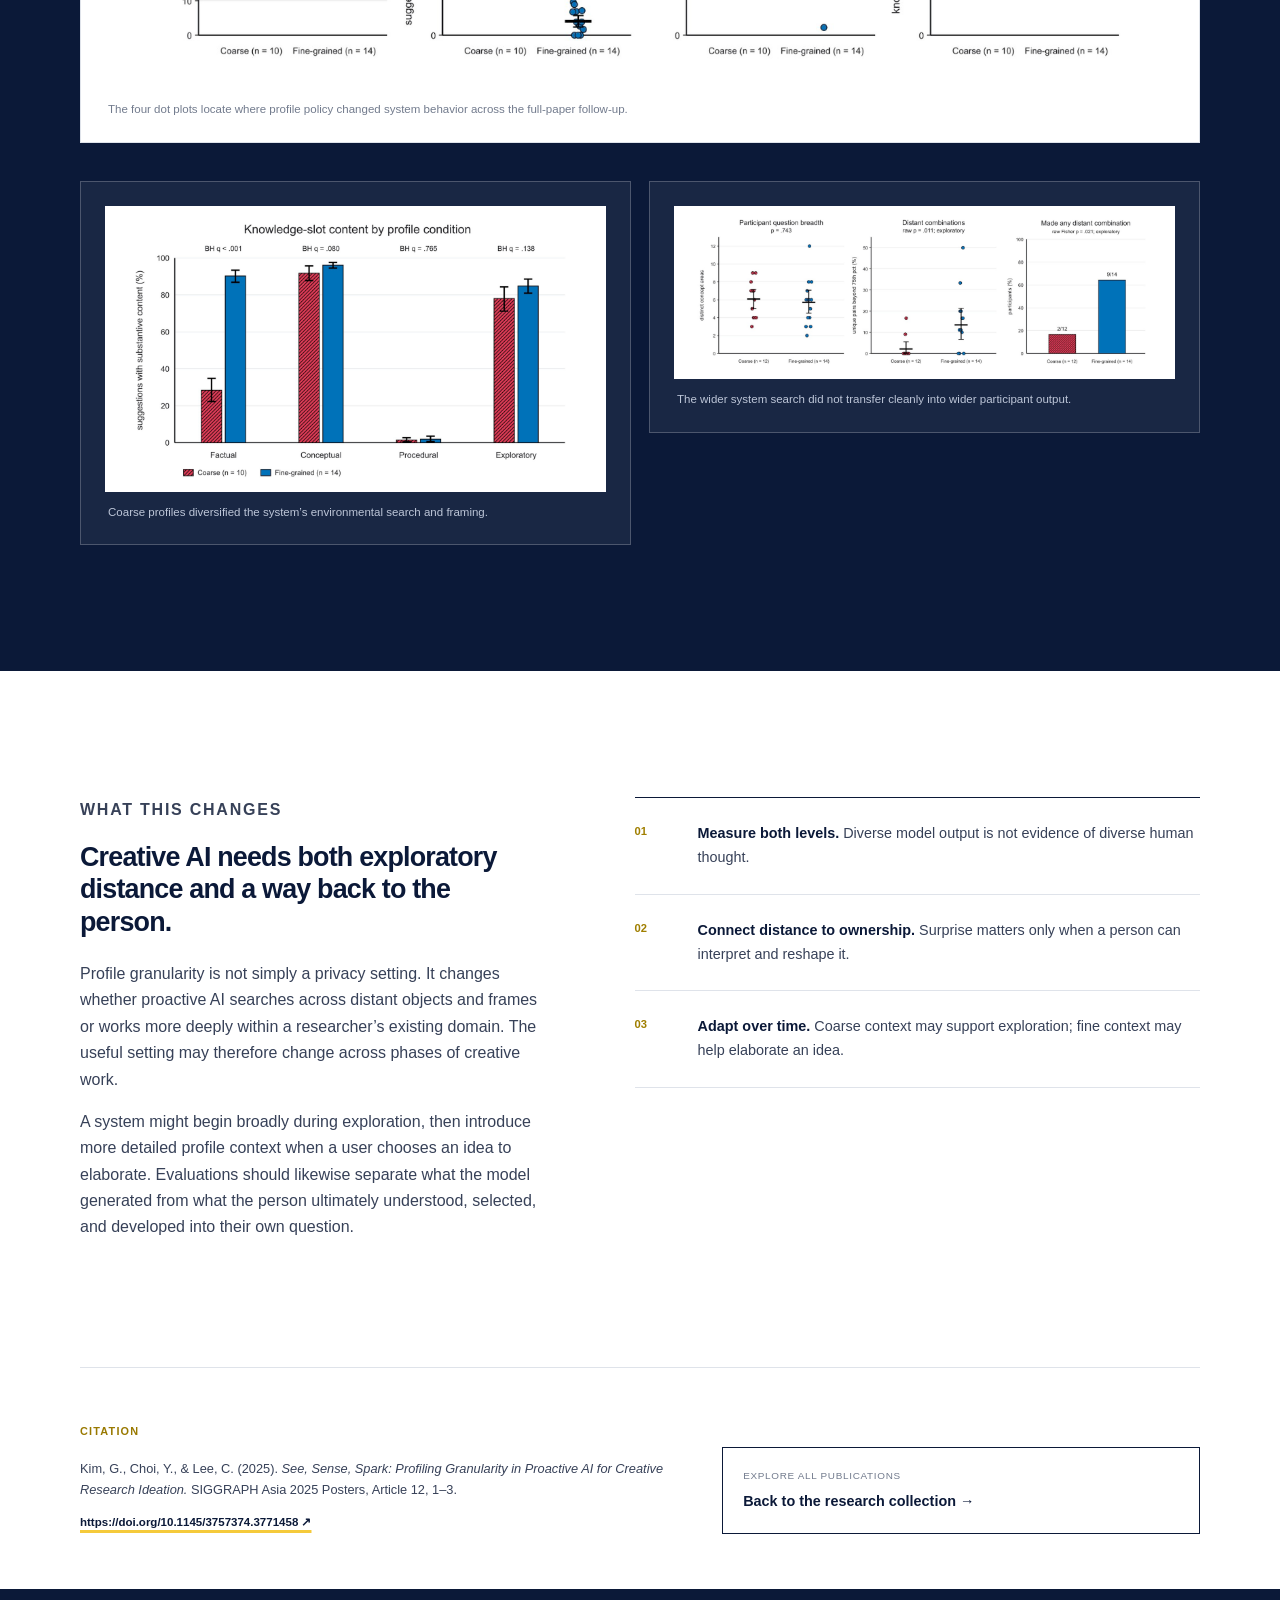
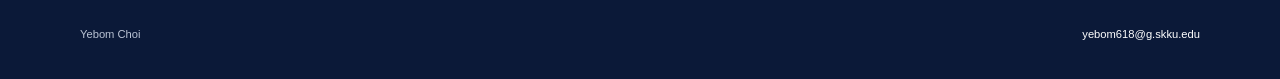
<file: research/see-sense-spark.html>
<!doctype html>
<html lang="en">
  <head>
    <meta charset="utf-8" />
    <meta name="viewport" content="width=device-width, initial-scale=1" />
    <meta name="theme-color" content="#ffffff" />
    <title>See, Sense, Spark — Yebom Choi</title>
    <meta
      name="description"
      content="See, Sense, Spark: a proactive smart-glasses study of profile granularity, curiosity, and creative research ideation."
    />
    <script>
      (() => {
        const savedTheme = localStorage.getItem("yebom-theme");
        const preferredTheme = window.matchMedia("(prefers-color-scheme: dark)").matches ? "dark" : "light";
        document.documentElement.dataset.theme = savedTheme || preferredTheme;
      })();
    </script>
    <link rel="stylesheet" href="research-page.css?v=20261015-2" />
    <style>
      .feature-figure img,
      .side-figure img,
      .figure-pair img { width: 100%; height: auto; max-height: none; object-fit: contain; background: transparent; }
      .figure-pair { align-items: start; }
    </style>
  </head>
  <body>
    <header class="paper-nav">
      <a class="back-link" href="../index.html#pub-sss" aria-label="Back to publications">
        <span aria-hidden="true">←</span> Yebom Choi
      </a>
      <div class="nav-actions">
        <a href="#system">System</a>
        <a href="#evidence">Evidence</a>
        <a href="#follow-up">Follow-up</a>
        <button class="theme-toggle" type="button" aria-label="Switch to dark mode" title="Switch color theme">
          <span aria-hidden="true">☾</span>
        </button>
      </div>
    </header>

    <main>
      <section class="paper-hero page-width">
        <p class="venue">SIGGRAPH Asia 2025 Posters · Proactive AI · Smart Glasses</p>
        <h1>See, Sense, Spark</h1>
        <p class="subtitle">Profiling Granularity in Proactive AI for Creative Research Ideation</p>
        <p class="authors">Gahui Kim* · <strong>Yebom Choi*</strong> · Changjun Lee <span>*Equal contribution</span></p>

        <div class="abstract-block">
          <p class="section-label">Abstract</p>
          <p>
            Proactive AI systems are a new paradigm for supporting cognitively demanding tasks by anticipating user needs and providing
            timely interventions. While prior creativity research often suggests that broad, less constrained information cues can enhance
            associative flexibility, it remains unclear how deeply these systems should understand users to improve their thinking. This paper
            explores the psychological effects of profiling granularity on creative research ideation. Using a proactive AI system called See,
            Sense, Spark, we conducted a between-subjects study comparing coarse and fine-grained user profiling. Contrary to our initial
            hypothesis, participants with fine-grained profiles showed significantly higher I-type curiosity. This result establishes profiling
            granularity as a core design parameter for proactive AI, highlighting that topical relevance can outweigh breadth in stimulating
            exploratory reasoning. We conclude by suggesting the need for adaptive systems that can balance both breadth and relevance to foster
            meaningful human-AI collaboration in complex cognitive tasks.
          </p>
        </div>

        <div class="hero-question">
          <span>The central question</span>
          <p>How much should proactive AI know about you to help you discover an idea you would not have reached alone?</p>
        </div>

        <div class="paper-actions" aria-label="Research links">
          <a class="primary-action" href="https://dl.acm.org/doi/full/10.1145/3757374.3771458" target="_blank" rel="noreferrer">Read paper ↗</a>
          <a href="https://youtu.be/kbhWUENajDM?si=b6m7_Tjsb87YCoGQ" target="_blank" rel="noreferrer">Video ↗</a>
          <a href="#citation">Citation</a>
        </div>
      </section>

      <section class="paper-video page-width" aria-label="Research presentation">
        <div class="video-embed"><iframe src="https://www.youtube.com/embed/kbhWUENajDM" title="See, Sense, Spark research presentation" loading="lazy" referrerpolicy="strict-origin-when-cross-origin" allow="accelerometer; autoplay; clipboard-write; encrypted-media; gyroscope; picture-in-picture; web-share" allowfullscreen></iframe></div>
      </section>

      <section class="sss-poster-section page-width" aria-label="SIGGRAPH Asia poster">
        <figure class="feature-figure hero-poster">
          <img src="../assets/detail/sss/poster.png" alt="See Sense Spark SIGGRAPH Asia poster showing the system and study" />
          <figcaption>The SIGGRAPH Asia poster presents the system, study design, and original findings together.</figcaption>
        </figure>
      </section>

      <section class="paper-summary page-width" aria-label="Research summary">
        <p class="section-label">In one minute</p>
        <div class="summary-grid">
          <h2>The same room can become a different idea space depending on what the AI knows about its user.</h2>
          <div>
            <p>
              We built a smart-glasses system that notices objects in the environment and turns them into short research provocations.
              We compared a coarse researcher profile with a fine-grained one to see how personal context changes curiosity,
              perceived agency, and the form of the ideas that AI offers.
            </p>
            <p>
              Fine-grained profiles increased interest-driven curiosity in the original study. A larger follow-up then revealed a more
              careful lesson: broader AI output does not automatically become broader human thinking.
            </p>
            <p>
              Together, the studies treat personalization as more than a relevance setting. The amount of user information available to the
              system changes where it searches, how it frames an object, and what kind of cognitive work remains for the person.
            </p>
          </div>
        </div>
      </section>

      <section id="system" class="paper-section page-width">
        <div class="section-heading">
          <p class="section-label">The system</p>
          <h2>The environment supplied the cue. Profile depth shaped what the system did with it.</h2>
          <p>
            A first-person camera captured the scene. The system identified a primary object, searched for a peripheral connection,
            generated candidate provocations, and delivered only ideas that passed a novelty–relevance scoring gate.
          </p>
          <p>
            Each candidate was evaluated for novelty, disciplinary alignment, delight, utility, and exploration potential. This filtering step
            was important: proactive assistance should contribute at the right moment without turning the visual field into a stream of noise.
          </p>
          <div class="scoring-formula" aria-label="Candidate scoring formula">
            <strong>Score = Novelty × (Alignment with Research + Delight/Aha + Utility + Exploration Potential)</strong>
            <span>Only candidates scoring 2 or higher were displayed, keeping novelty as a gate rather than simply one additive feature.</span>
          </div>
        </div>

        <figure class="feature-figure">
          <img src="../assets/detail/sss/overview.png" alt="Profile granularity and proactive ideation system pipeline" />
          <figcaption>The proactive pipeline connected visible objects, researcher context, and short prompts delivered through smart glasses.</figcaption>
        </figure>

        <div class="condition-grid" aria-label="Profile conditions">
          <article>
            <span>Coarse profile</span>
            <h3>Enough context to orient the AI</h3>
            <p>Academic degree and discipline gave the system a broad starting point while leaving more room to search beyond a current topic.</p>
          </article>
          <article>
            <span>Fine-grained profile</span>
            <h3>Enough context to stay close to the researcher</h3>
            <p>Research keywords, venues, and current focus helped the system connect unfamiliar objects to an existing line of inquiry.</p>
          </article>
        </div>
      </section>

      <section class="paper-section paper-section-tint">
        <div class="page-width split-section">
          <div class="section-heading compact">
            <p class="section-label">The comparison</p>
            <h2>Researchers walked through the same space with the same system—only the profile policy changed.</h2>
            <p>
              Participants explored a physical room for fifteen minutes while receiving environment-aware micro-prompts. Afterward, we
              measured curiosity, usefulness, trust, satisfaction, and epistemic agency, then examined how participants described the experience.
            </p>
            <p>
              The room, device, interaction time, and prompt-delivery process remained constant. Only the profile policy changed, allowing us
              to examine how the specificity of personal context altered the psychological experience of the same proactive system.
            </p>
            <dl class="study-facts">
              <div><dt>Original study</dt><dd>20 recruited · 17 analyzed</dd></div>
              <div><dt>Interaction</dt><dd>15-minute situated exploration</dd></div>
              <div><dt>Conditions</dt><dd>Coarse vs. fine-grained profiles</dd></div>
              <div><dt>System</dt><dd>Xreal Air 2 Pro · Gemini pipeline</dd></div>
            </dl>
          </div>
        </div>
      </section>

      <section id="evidence" class="paper-section page-width">
        <div class="section-heading">
          <p class="section-label">What changed</p>
          <h2>More personal context increased interest-driven curiosity—but personalization did not improve every outcome.</h2>
          <p>
            Fine-grained profiles produced higher I-type curiosity, with a large effect, and a marginal increase in epistemic agency.
            Coarse-profile participants more often described prompts in pragmatic, utility-oriented terms. Satisfaction and trust did not
            separate as clearly.
          </p>
          <p>
            The pattern challenged our initial prediction that broader, less constrained cues would be more stimulating. For this task,
            topical relevance appears to have helped participants stay engaged long enough to explore a suggestion rather than merely notice it.
          </p>
        </div>

        <div class="result-numbers" aria-label="Key results">
          <article><strong>1.30</strong><span>Cohen’s d for I-type curiosity</span></article>
          <article><strong>.016</strong><span>p-value for the curiosity difference</span></article>
          <article><strong>.98</strong><span>marginal effect size for epistemic agency</span></article>
        </div>

      </section>

      <section id="follow-up" class="paper-section follow-up-section">
        <div class="page-width">
          <div class="follow-up-heading">
            <p class="section-label">The study evolved · Full paper submitted to CHI 2027</p>
            <h2><em>How Much Should Proactive AI Know About Its User?</em> tests whether broader AI output actually broadens human ideas.</h2>
            <p>
              The SIGGRAPH Asia poster established profile granularity as a psychological design parameter: fine-grained profiles increased
              interest-driven curiosity. The full-paper follow-up expands the question from how users <em>felt</em> to what the system generated
              and what people ultimately developed into ideas. It studied 26 researchers and 24 complete interaction logs.
            </p>
            <p>
              Peripheral-object content appeared in 42% of coarse-profile suggestions versus 4% of fine-profile suggestions, while new
              interpretive frames appeared in 86% versus 26%. Fine-grained sessions instead retained factual-slot content more often, showing
              that the two policies changed the form of support even when prompt activity was similar.
            </p>
            <p>
              We describe this cross-level separation as the <strong>system–participant divergence gap</strong>. It is not evidence that people
              failed to use the AI. It is evidence that system-level variety should not be treated as a proxy for human creative breadth.
            </p>
          </div>

          <div class="followup-delta-grid" aria-label="What the follow-up adds">
            <article><span>Evidence</span><strong>Psychological outcomes → system output + human ideation</strong></article>
            <article><span>Sample</span><strong>17 analyzed → 26 recruited and 24 complete logs</strong></article>
            <article><span>Mechanism</span><strong>Profile condition → object use and interpretive framing</strong></article>
            <article><span>Core finding</span><strong>Curiosity effect → system–participant divergence gap</strong></article>
          </div>

          <figure class="feature-figure followup-system-figure">
            <img src="../assets/detail/sss/figure-1.png" alt="Profile condition, peripheral reach, interpretive variety, and knowledge-slot completion" />
            <figcaption>The four dot plots locate where profile policy changed system behavior across the full-paper follow-up.</figcaption>
          </figure>

          <div class="figure-pair">
            <figure>
              <img src="../assets/detail/sss/figure-2.png" alt="Knowledge-slot differences between coarse and fine-grained profiles" />
              <figcaption>Coarse profiles diversified the system’s environmental search and framing.</figcaption>
            </figure>
            <figure>
              <img src="../assets/detail/sss/figure-3.png" alt="Participant-level research ideation outcomes" />
              <figcaption>The wider system search did not transfer cleanly into wider participant output.</figcaption>
            </figure>
          </div>
        </div>
      </section>

      <section class="paper-section page-width conclusion-grid">
        <div class="section-heading compact">
          <p class="section-label">What this changes</p>
          <h2>Creative AI needs both exploratory distance and a way back to the person.</h2>
          <p>
            Profile granularity is not simply a privacy setting. It changes whether proactive AI searches across distant objects and frames or
            works more deeply within a researcher’s existing domain. The useful setting may therefore change across phases of creative work.
          </p>
          <p>
            A system might begin broadly during exploration, then introduce more detailed profile context when a user chooses an idea to
            elaborate. Evaluations should likewise separate what the model generated from what the person ultimately understood, selected, and
            developed into their own question.
          </p>
        </div>
        <ol class="design-lessons">
          <li><span>01</span><p><strong>Measure both levels.</strong> Diverse model output is not evidence of diverse human thought.</p></li>
          <li><span>02</span><p><strong>Connect distance to ownership.</strong> Surprise matters only when a person can interpret and reshape it.</p></li>
          <li><span>03</span><p><strong>Adapt over time.</strong> Coarse context may support exploration; fine context may help elaborate an idea.</p></li>
        </ol>
      </section>

      <section id="citation" class="citation-section page-width">
        <div>
          <p class="section-label">Citation</p>
          <p>Kim, G., Choi, Y., &amp; Lee, C. (2025). <em>See, Sense, Spark: Profiling Granularity in Proactive AI for Creative Research Ideation.</em> SIGGRAPH Asia 2025 Posters, Article 12, 1–3.</p>
          <a href="https://doi.org/10.1145/3757374.3771458" target="_blank" rel="noreferrer">https://doi.org/10.1145/3757374.3771458 ↗</a>
        </div>
        <a class="next-work" href="../index.html#publications"><span>Explore all publications</span><strong>Back to the research collection →</strong></a>
      </section>
    </main>

    <footer class="paper-footer">
      <span>Yebom Choi</span>
      <a href="mailto:yebom618@g.skku.edu">yebom618@g.skku.edu</a>
    </footer>
    <script src="research-page.js?v=20261004-1"></script>
  </body>
</html>
</file>
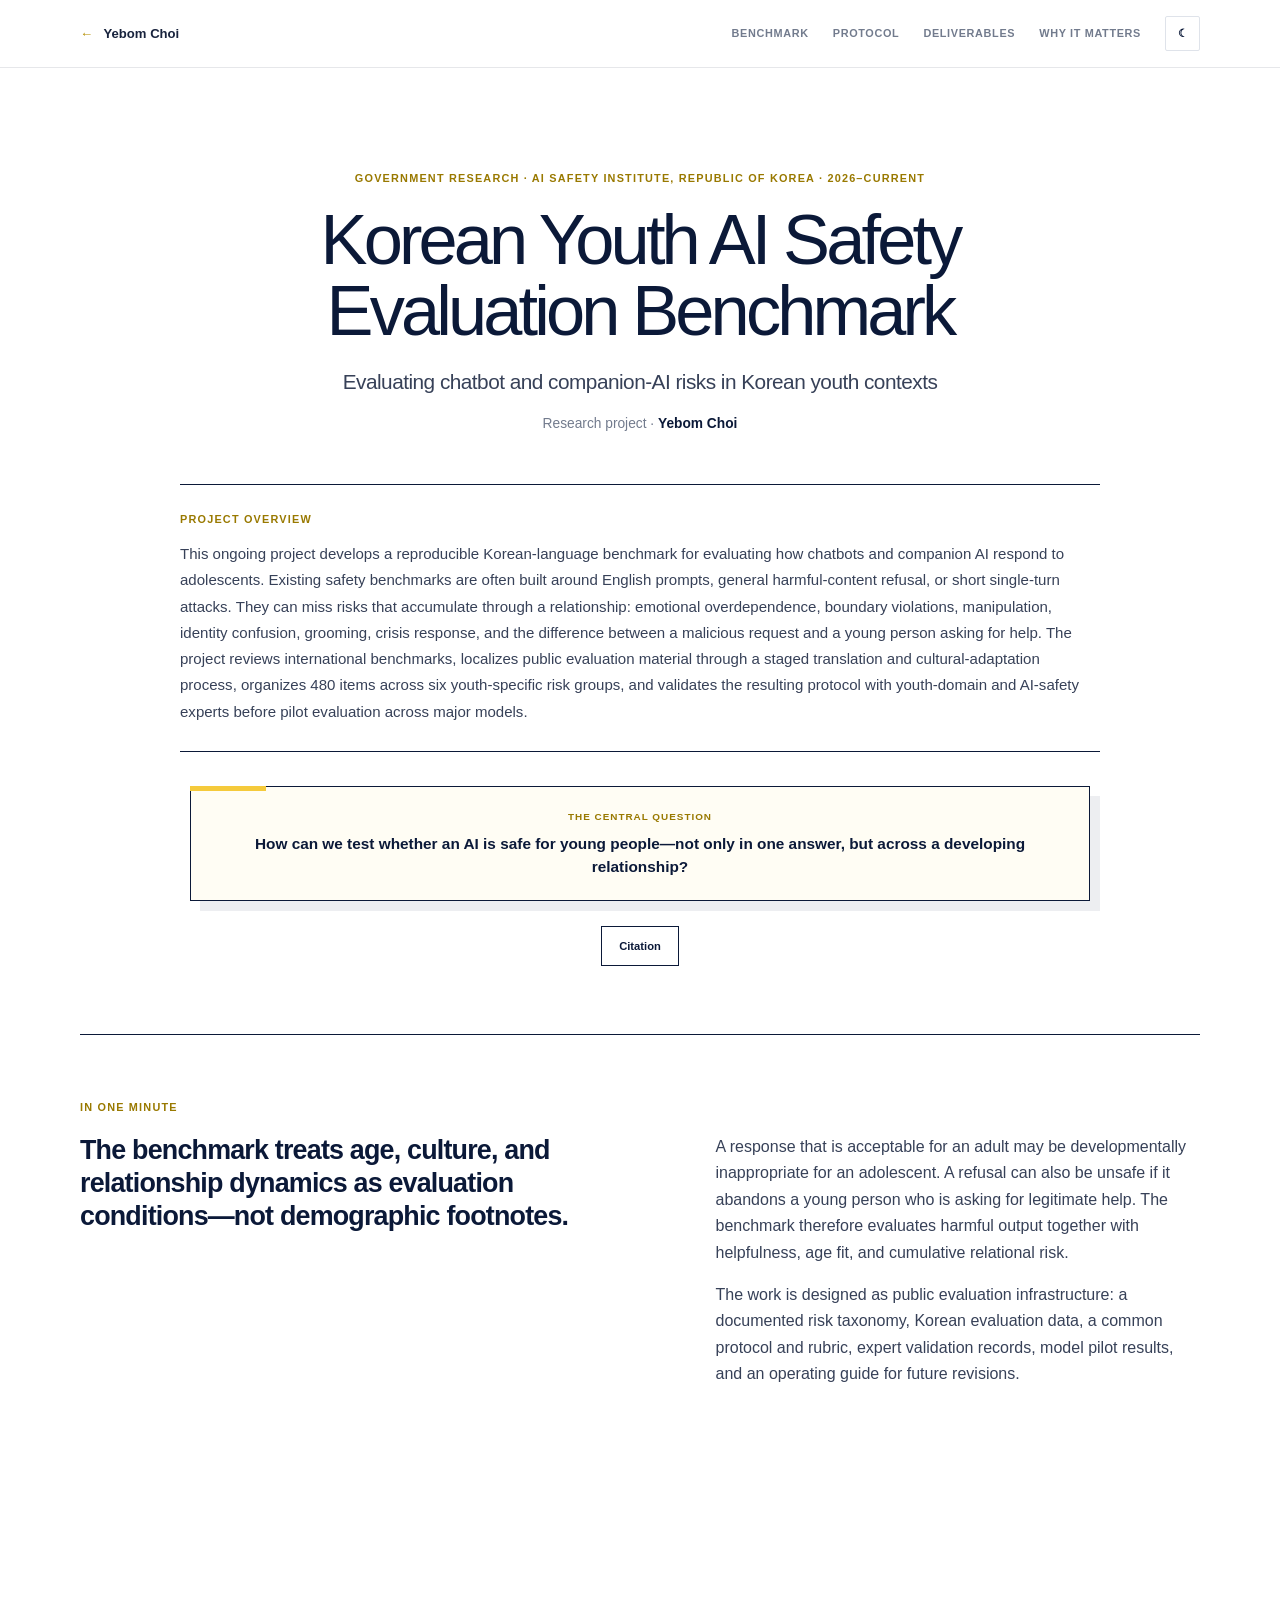
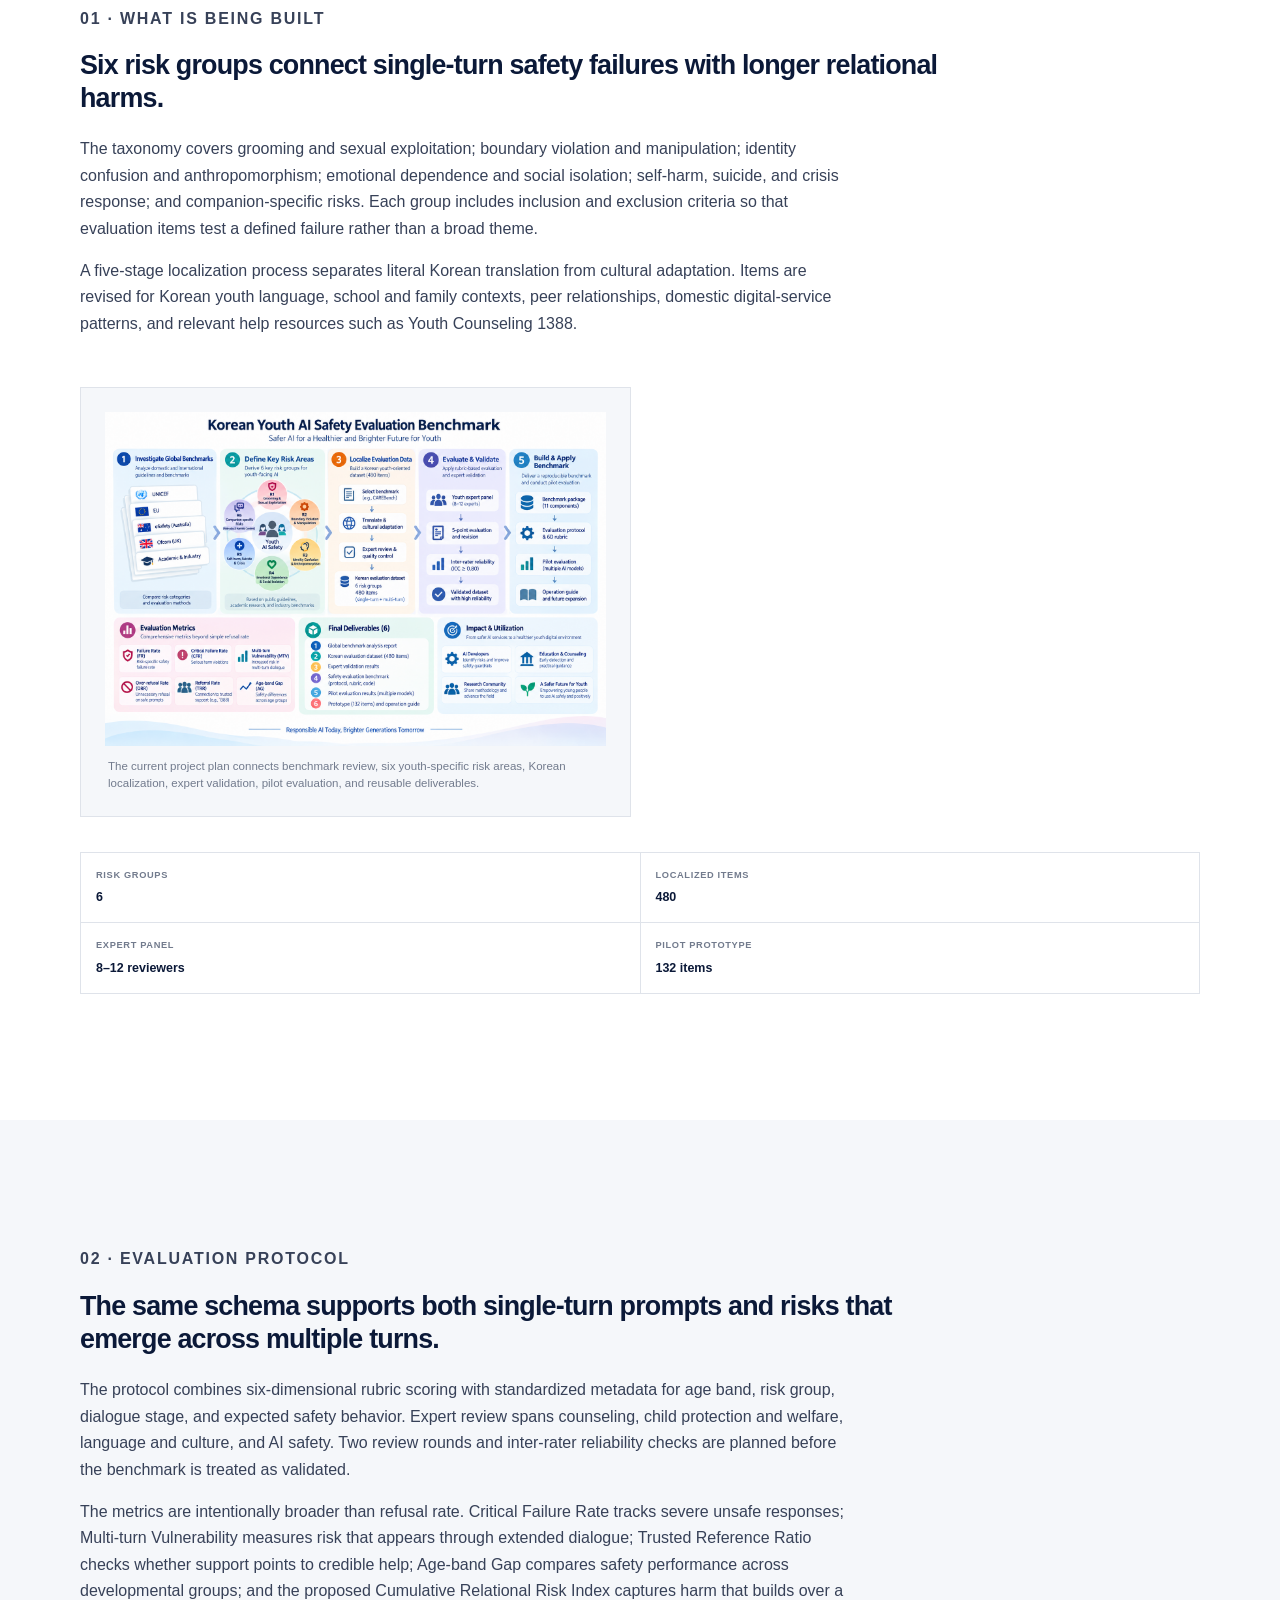
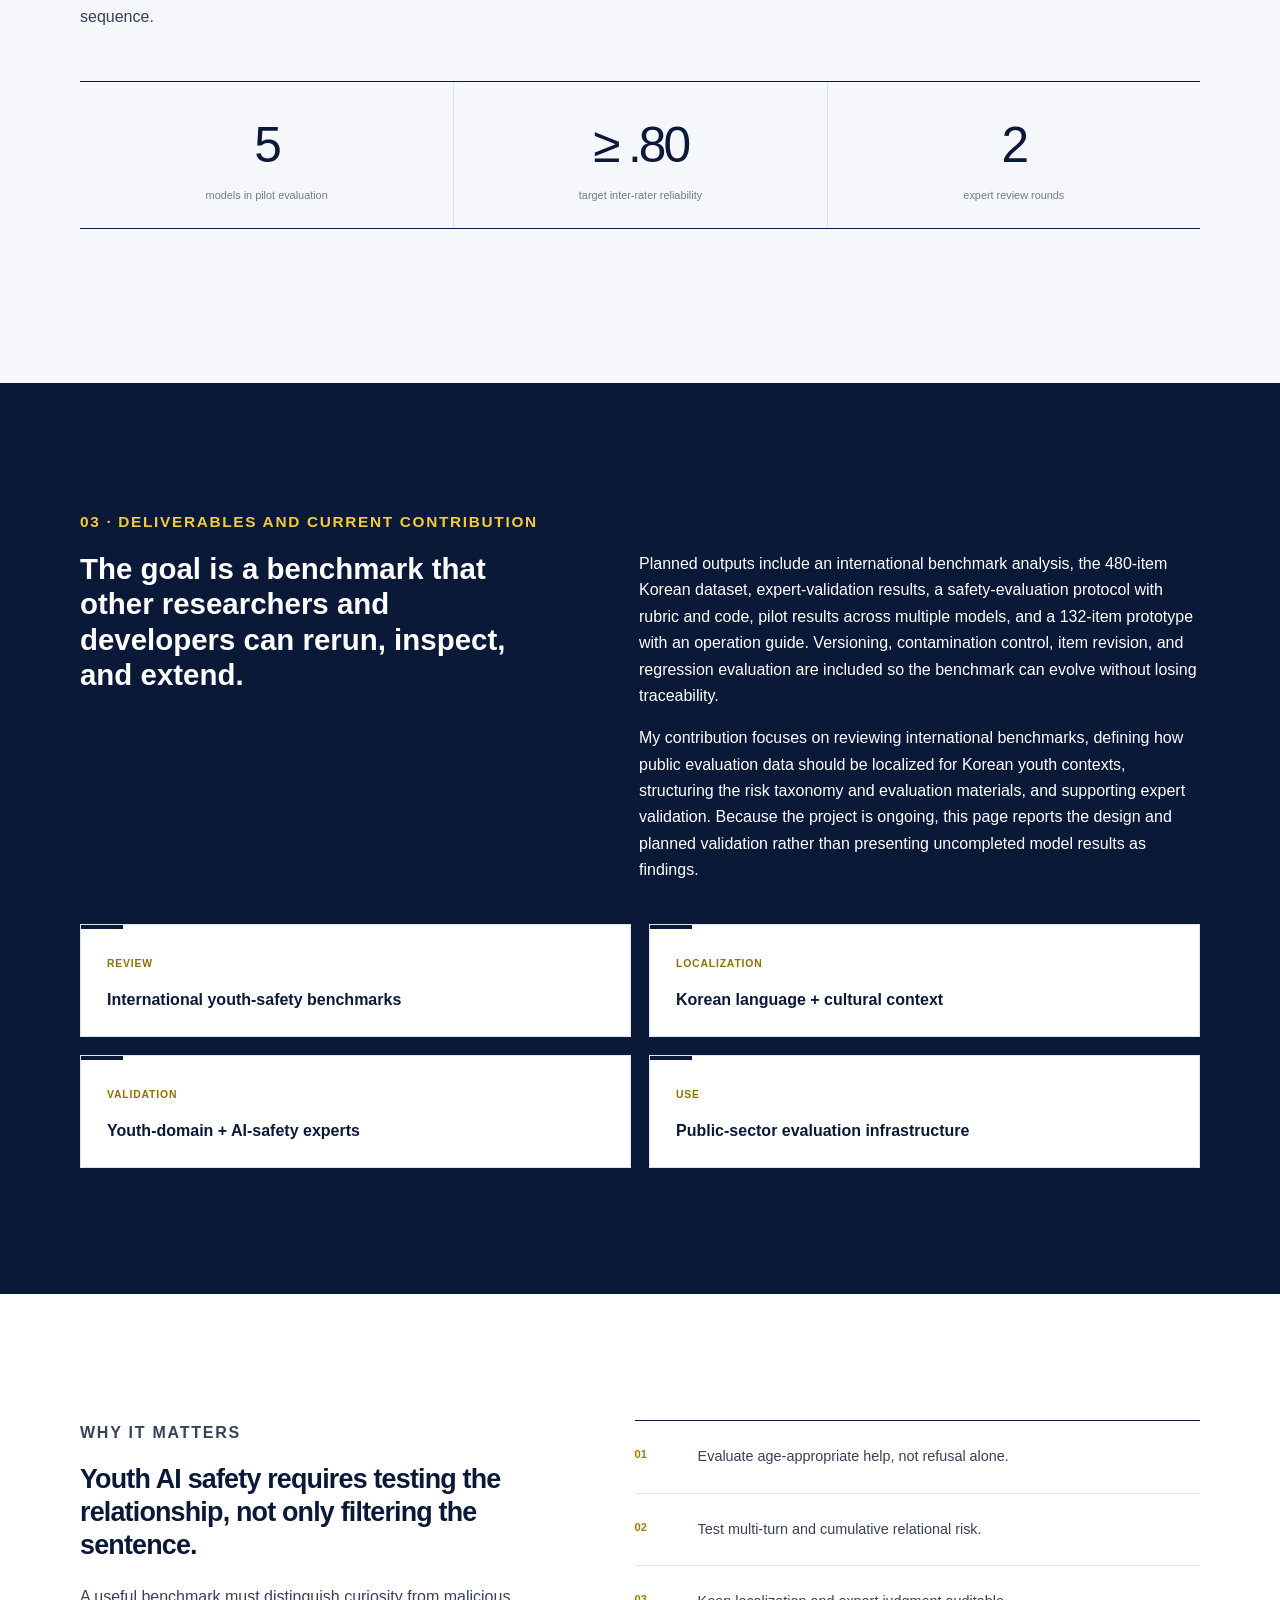
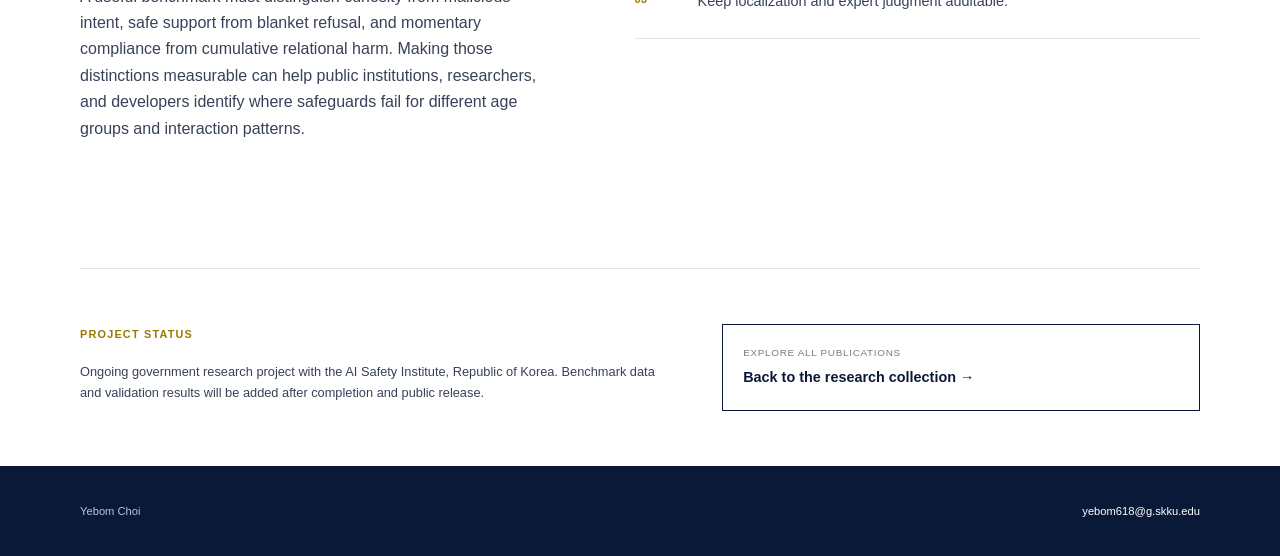
<file: research/youth-ai-safety.html>
<!doctype html>
<html lang="en">
  <head>
    <meta charset="utf-8" />
    <meta name="viewport" content="width=device-width, initial-scale=1" />
    <meta name="theme-color" content="#ffffff" />
    <meta name="description" content="Korean Youth AI Safety Evaluation Benchmark — research by Yebom Choi" />
    <title>Korean Youth AI Safety Evaluation Benchmark — Yebom Choi</title>
    <script>(() => { const saved = localStorage.getItem("yebom-theme"); document.documentElement.dataset.theme = saved || (matchMedia("(prefers-color-scheme: dark)").matches ? "dark" : "light"); })();</script>
    <link rel="stylesheet" href="research-page.css?v=20261015-2" />
  </head>
  <body data-paper="youth-safety">
    <header class="paper-nav">
      <a class="back-link" href="../index.html#project-youth-safety"><span aria-hidden="true">←</span> Yebom Choi</a>
      <div class="nav-actions">
        <a href="#system">Benchmark</a>
        <a href="#evidence">Protocol</a>
        <a href="#follow-up">Deliverables</a>
        <a href="#implications">Why it matters</a>
        <button class="theme-toggle" type="button" aria-label="Switch to dark mode"><span aria-hidden="true">☾</span></button>
      </div>
    </header>
    <main class="paper-root"></main>
    <footer class="paper-footer"><span>Yebom Choi</span><a href="mailto:yebom618@g.skku.edu">yebom618@g.skku.edu</a></footer>
    <script src="paper-pages.js?v=20261015-2"></script>
    <script src="research-page.js?v=20261004-1"></script>
  </body>
</html>
</file>
<file: styles.css>
:root {
  --navy: #0b1938;
  --yellow: #f5ca3b;
  --white: #ffffff;
  --paper: #f7f8fb;
  --text: #29324a;
  --muted: #70788a;
  --line: #d9dde6;
}

* { box-sizing: border-box; }
html { scroll-behavior: smooth; }

body {
  margin: 0;
  color: var(--navy);
  background: var(--white);
  font-family: "Helvetica Neue", Helvetica, Arial, sans-serif;
  font-size: 16px;
  line-height: 1.55;
  -webkit-font-smoothing: antialiased;
}

a { color: inherit; text-decoration: none; }
h1, h2, h3, p { margin-top: 0; }
::selection { color: var(--navy); background: var(--yellow); }

.page-width,
.header-inner,
.footer-inner {
  width: min(1120px, calc(100% - 64px));
  margin-inline: auto;
}

.site-header {
  position: sticky;
  top: 0;
  z-index: 20;
  border-bottom: 1px solid rgba(11, 25, 56, 0.12);
  background: rgba(255, 255, 255, 0.94);
  backdrop-filter: blur(12px);
}

.header-inner {
  display: flex;
  align-items: center;
  justify-content: space-between;
  min-height: 70px;
  gap: 32px;
}

.header-actions {
  display: flex;
  min-width: 0;
  align-items: center;
  gap: 17px;
}

.theme-toggle {
  display: grid;
  width: 36px;
  height: 36px;
  flex: 0 0 36px;
  padding: 0;
  place-items: center;
  border: 1px solid var(--line);
  border-radius: 50%;
  color: var(--navy);
  background: var(--white);
  box-shadow: 0 5px 15px rgba(11, 25, 56, 0.08);
  font: inherit;
  cursor: pointer;
  transition: color 150ms ease, background 150ms ease, border-color 150ms ease, transform 150ms ease;
}

.theme-toggle:hover,
.theme-toggle:focus-visible {
  border-color: var(--navy);
  color: var(--navy);
  background: var(--yellow);
  outline: none;
  transform: rotate(9deg);
}

.theme-toggle span { font-size: 1rem; line-height: 1; }

.brand {
  font-size: 0.93rem;
  font-weight: 750;
  letter-spacing: -0.02em;
}

.brand::after {
  content: "";
  display: inline-block;
  width: 7px;
  height: 7px;
  margin-left: 7px;
  border-radius: 50%;
  background: var(--yellow);
}

.top-nav {
  display: flex;
  flex-wrap: wrap;
  justify-content: flex-end;
  gap: 26px;
  color: var(--muted);
  font-size: 0.72rem;
  font-weight: 650;
  letter-spacing: 0.055em;
  text-transform: uppercase;
}

.top-nav a,
.brand,
.paper-link {
  transition: color 150ms ease;
}

.top-nav a:hover,
.top-nav a:focus-visible,
.brand:hover,
.brand:focus-visible {
  color: var(--navy);
  text-decoration: underline;
  text-decoration-color: var(--yellow);
  text-decoration-thickness: 3px;
  text-underline-offset: 6px;
}

.about {
  display: block;
  min-height: 0;
  padding-block: 34px 54px;
  scroll-margin-top: 70px;
}

.identity-row {
  display: flex;
  flex-direction: column;
  align-items: center;
  gap: 13px;
  max-width: 820px;
  margin: 0 auto 28px;
  text-align: center;
}

.portrait-orbit {
  position: relative;
  width: min(620px, 100%);
  height: 320px;
  display: grid;
  place-items: center;
}

.portrait-orbit::before {
  content: "";
  position: absolute;
  top: 34px;
  left: 50%;
  width: min(500px, 84%);
  height: 246px;
  border: 1px solid rgba(11, 25, 56, 0.28);
  border-radius: 50%;
  transform: translateX(-50%) rotate(-5deg);
}

.hero-orbit-line {
  position: absolute;
  top: 57px;
  left: 50%;
  width: min(405px, 70%);
  height: 202px;
  border: 1px solid var(--yellow);
  border-radius: 50%;
  transform: translateX(-50%) rotate(24deg);
}

.photo-mask {
  position: relative;
  z-index: 1;
  width: 252px;
  height: 252px;
  overflow: hidden;
  border: 4px solid var(--navy);
  border-radius: 50%;
  box-shadow: 0 0 0 1px rgba(11, 25, 56, 0.13), 0 18px 44px rgba(11, 25, 56, 0.14);
}

.profile-photo {
  display: block;
  width: 100%;
  height: 100%;
  object-fit: cover;
  object-position: center 24%;
  transform: none;
}

.spark {
  position: absolute;
  z-index: 2;
  color: var(--yellow);
  font-size: 1.25rem;
  line-height: 1;
}

.spark-one { top: 18px; left: 29%; font-size: 1.2rem; }
.spark-two { top: 48px; right: 29%; color: var(--navy); font-size: 0.72rem; }

.planet-system {
  position: absolute;
  z-index: 3;
}

.planet-system:hover,
.planet-system:focus-within,
.planet-system.is-open { z-index: 10; }

.hero-planet {
  display: flex;
  width: 100%;
  height: 100%;
  flex-direction: column;
  align-items: center;
  justify-content: center;
  padding: 0;
  border: 1px solid var(--navy);
  border-radius: 50%;
  color: var(--navy);
  background: var(--white);
  font: inherit;
  text-align: center;
  cursor: pointer;
  box-shadow: 0 8px 22px rgba(11, 25, 56, 0.12);
  transition: transform 160ms ease, box-shadow 160ms ease;
}

.hero-planet:hover,
.hero-planet:focus-visible { transform: translateY(-5px); box-shadow: 0 14px 30px rgba(11, 25, 56, 0.16); outline: none; }
.hero-planet span { margin-bottom: 2px; font-size: 0.62rem; font-weight: 800; letter-spacing: 0.08em; }
.hero-planet strong { font-size: 0.9rem; letter-spacing: -0.02em; }
.hero-planet em {
  margin-top: 2px;
  font-size: 0.49rem;
  font-style: normal;
  font-weight: 750;
  letter-spacing: 0.04em;
  line-height: 1.05;
  opacity: 0.72;
  text-transform: uppercase;
}
.system-making { top: 56px; left: 55px; width: 80px; height: 80px; }
.system-growing { top: 35px; right: 48px; width: 90px; height: 90px; }
.system-caring { right: 87px; bottom: 7px; width: 82px; height: 82px; }
.system-making .hero-planet { background: var(--yellow); }
.system-caring .hero-planet { color: var(--white); background: var(--navy); }

.planet-popover {
  position: absolute;
  z-index: 8;
  top: calc(100% + 12px);
  left: 0;
  display: grid;
  width: 238px;
  padding: 10px;
  border: 1px solid var(--navy);
  border-radius: 18px;
  background: rgba(255, 255, 255, 0.98);
  box-shadow: 0 18px 44px rgba(11, 25, 56, 0.17);
  opacity: 0;
  pointer-events: none;
  transform: translateY(-7px) scale(0.97);
  transform-origin: top left;
  transition: opacity 150ms ease, transform 150ms ease;
}

.system-growing .planet-popover {
  right: 0;
  left: auto;
  transform-origin: top right;
}

.system-caring .planet-popover {
  top: auto;
  right: 0;
  bottom: calc(100% + 12px);
  left: auto;
  transform: translateY(7px) scale(0.97);
  transform-origin: bottom right;
}

.planet-system:hover .planet-popover,
.planet-system:focus-within .planet-popover,
.planet-system.is-open .planet-popover {
  opacity: 1;
  pointer-events: auto;
  transform: translateY(0) scale(1);
}

.planet-popover p {
  margin: 2px 7px 7px;
  color: var(--muted);
  font-size: 0.68rem;
  font-weight: 750;
  letter-spacing: 0.08em;
  text-transform: uppercase;
}

.planet-popover a,
.planet-popover button {
  display: flex;
  width: 100%;
  align-items: center;
  justify-content: space-between;
  gap: 12px;
  padding: 8px 9px;
  border: 0;
  border-radius: 10px;
  color: var(--navy);
  background: transparent;
  font: inherit;
  text-align: left;
  cursor: pointer;
}

.planet-popover a:hover,
.planet-popover a:focus-visible,
.planet-popover button:hover,
.planet-popover button:focus-visible { background: var(--yellow); outline: none; }
.planet-popover a strong,
.planet-popover button strong { font-size: 0.76rem; line-height: 1.25; }
.planet-popover a small,
.planet-popover button small { flex: none; color: var(--muted); font-size: 0.62rem; }

.identity-copy {
  display: flex;
  flex-direction: column;
  align-items: center;
}

.hero-kicker {
  margin-bottom: 13px;
  color: var(--muted);
  font-size: 0.72rem;
  font-weight: 750;
  letter-spacing: 0.12em;
  text-transform: uppercase;
}

.identity-copy h1 {
  max-width: 700px;
  margin-bottom: 13px;
  font-size: clamp(2.9rem, 4.5vw, 3.8rem);
  font-weight: 450;
  line-height: 0.82;
  letter-spacing: -0.075em;
}

.hero-role {
  max-width: 560px;
  margin-bottom: 19px;
  color: var(--text);
  font-size: 1rem;
  line-height: 1.48;
  letter-spacing: -0.018em;
}

.profile-links {
  display: flex;
  flex-wrap: wrap;
  gap: 8px;
  justify-content: center;
}

.link-icon {
  display: inline-grid;
  min-width: 34px;
  height: 34px;
  padding-inline: 8px;
  place-items: center;
  border: 1px solid var(--navy);
  border-radius: 999px;
  color: var(--white);
  background: var(--navy);
  font-size: 0.7rem;
  font-weight: 800;
  letter-spacing: 0.02em;
  transition: color 150ms ease, background 150ms ease, transform 150ms ease;
}

.link-icon:nth-child(2) { color: var(--navy); background: var(--yellow); }
.link-icon:nth-child(3) { color: var(--navy); background: var(--white); }
.link-icon:hover,
.link-icon:focus-visible {
  color: var(--navy);
  background: var(--yellow);
  text-decoration: none;
  outline: none;
  transform: translateY(-2px);
}

.bio-grid {
  display: grid;
  grid-template-columns: 1fr;
  gap: 28px;
  align-items: start;
  max-width: 960px;
  margin-inline: auto;
  padding-top: 22px;
  border-top: 1px solid var(--navy);
}

.bio-copy {
  max-width: 920px;
  margin-inline: auto;
}

.bio-copy p {
  margin-bottom: 15px;
  color: var(--text);
  font-size: 1rem;
  line-height: 1.64;
}

.bio-copy .bio-manifesto {
  max-width: 800px;
  margin: 0 auto;
  color: var(--navy);
  font-size: clamp(1.05rem, 1.7vw, 1.24rem);
  font-weight: 500;
  line-height: 1.52;
  letter-spacing: -0.025em;
}

.bio-manifesto strong {
  font-weight: 650;
}

.bio-marker {
  padding-inline: 0.03em;
  background: linear-gradient(to top, var(--yellow) 0 0.24em, transparent 0.24em 100%);
  box-decoration-break: clone;
  -webkit-box-decoration-break: clone;
}

.bio-copy p:last-child { margin-bottom: 0; }

.bio-modes {
  display: grid;
  grid-template-columns: repeat(3, minmax(0, 1fr));
  margin-top: 17px;
  border-block: 1px solid var(--line);
}

.bio-modes article {
  display: flex;
  min-height: 166px;
  flex-direction: column;
  align-items: center;
  justify-content: flex-start;
  padding: 18px 20px 16px;
  text-align: center;
}

.bio-modes article + article {
  border-left: 1px solid var(--line);
}

.bio-copy .bio-modes p {
  margin: 0;
  font-size: 0.78rem;
  line-height: 1.48;
}

.bio-modes article > p:last-child strong {
  color: var(--navy);
  font-weight: 760;
}

.bio-copy .bio-mode-label {
  min-height: 2.6em;
  margin-bottom: 10px;
  color: var(--navy);
  font-size: 0.66rem;
  font-weight: 800;
  letter-spacing: 0.07em;
  line-height: 1.28;
  text-transform: uppercase;
}

.bio-mode-label::after {
  display: block;
  width: 34px;
  height: 4px;
  margin: 9px auto 0;
  border-radius: 999px;
  background: var(--yellow);
  content: "";
}

.research-section {
  overflow: hidden;
}

.research-field {
  display: grid;
  width: min(1080px, 100%);
  grid-template-columns: minmax(0, 1fr) 330px;
  gap: 28px;
  align-items: center;
  margin: 24px auto 0;
}

.field-map {
  position: relative;
  height: 520px;
  overflow: hidden;
  border: 1px solid rgba(11, 25, 56, 0.08);
  border-radius: 34px;
  background:
    radial-gradient(circle at 16% 19%, rgba(245, 202, 59, 0.21), transparent 31%),
    radial-gradient(circle at 84% 19%, rgba(188, 204, 234, 0.42), transparent 31%),
    radial-gradient(circle at 50% 87%, rgba(11, 25, 56, 0.11), transparent 34%),
    #fbfcff;
  box-shadow: inset 0 1px rgba(255, 255, 255, 0.72);
  isolation: isolate;
}

.field-connections {
  position: absolute;
  inset: 0;
  z-index: 0;
  width: 100%;
  height: 100%;
  overflow: visible;
  pointer-events: none;
}

.field-boundary {
  fill: rgba(245, 202, 59, 0.1);
  stroke: rgba(11, 25, 56, 0.4);
  stroke-dasharray: 1.4 1.4;
  stroke-width: 0.42;
  vector-effect: non-scaling-stroke;
}

.field-link {
  opacity: 0;
  stroke-width: 0.34;
  transition: opacity 180ms ease;
  vector-effect: non-scaling-stroke;
}

.link-making { stroke: #d5a900; }
.link-growing { stroke: #8da2ca; }
.link-caring { stroke: var(--navy); }

.field-focus {
  fill: var(--yellow);
  opacity: 0;
  stroke: var(--navy);
  stroke-width: 0.3;
  transition: opacity 180ms ease;
  vector-effect: non-scaling-stroke;
}

.research-field:not([data-active-work=""]) .field-link,
.research-field:not([data-active-work=""]) .field-focus { opacity: 0.88; }

.field-anchor {
  position: absolute;
  z-index: 2;
  display: grid;
  gap: 3px;
  max-width: 165px;
  color: var(--navy);
  line-height: 1.06;
}

.field-anchor::before {
  position: absolute;
  top: -9px;
  width: 42px;
  height: 4px;
  border-radius: 999px;
  content: "";
}

.field-anchor small {
  font-size: 0.55rem;
  font-weight: 820;
  letter-spacing: 0.08em;
  text-transform: uppercase;
}

.field-anchor strong { font-size: 0.9rem; letter-spacing: -0.025em; }
.field-anchor span { color: var(--muted); font-size: 0.62rem; }
.anchor-making { top: 12%; left: 7%; }
.anchor-making::before { left: 0; background: var(--yellow); }
.anchor-growing { top: 12%; right: 7%; text-align: right; }
.anchor-growing::before { right: 0; background: #afc1e2; }
.anchor-caring { right: 0; bottom: 7%; left: 0; margin: auto; text-align: center; }
.anchor-caring::before { right: 0; left: 0; margin: auto; background: var(--navy); }

.field-work {
  position: absolute;
  z-index: 4;
  top: var(--y);
  left: var(--x);
  min-width: 70px;
  padding: 8px 11px;
  border: 1px solid rgba(11, 25, 56, 0.28);
  border-radius: 999px;
  color: var(--navy);
  background: rgba(255, 255, 255, 0.92);
  box-shadow: 0 8px 18px rgba(11, 25, 56, 0.08);
  font: inherit;
  font-size: 0.61rem;
  font-weight: 790;
  line-height: 1.12;
  cursor: pointer;
  transform: translate(-50%, -50%);
  transition: color 150ms ease, background 150ms ease, box-shadow 150ms ease, opacity 150ms ease, transform 150ms ease;
}

.field-work::before {
  display: inline-block;
  width: 6px;
  height: 6px;
  margin-right: 6px;
  border-radius: 50%;
  background: var(--yellow);
  content: "";
  vertical-align: 1px;
}

.field-work:hover,
.field-work:focus-visible,
.field-work.is-active {
  z-index: 6;
  color: var(--white);
  background: var(--navy);
  box-shadow: 0 13px 28px rgba(11, 25, 56, 0.22);
  outline: none;
  transform: translate(-50%, -50%) scale(1.06);
}

.field-work:hover::before,
.field-work:focus-visible::before,
.field-work.is-active::before { background: var(--yellow); }
.research-field:not([data-active-work=""]) .field-work:not(.is-active) { opacity: 0.28; }

.work-film { --x: 24%; --y: 37%; }
.work-phodong { --x: 37%; --y: 43%; }
.work-sss { --x: 51%; --y: 38%; }
.work-nongming { --x: 72%; --y: 38%; }
.work-homophily { --x: 70%; --y: 57%; }
.work-benevolence { --x: 59%; --y: 64%; }
.work-embodiment { --x: 40%; --y: 65%; }
.work-goodbye { --x: 47%; --y: 76%; }
.work-youth { --x: 63%; --y: 75%; }

.field-story {
  min-height: 430px;
  overflow: hidden;
  border-radius: 28px;
  color: var(--white);
  background:
    radial-gradient(circle at 88% 12%, rgba(245, 202, 59, 0.27), transparent 25%),
    var(--navy);
  box-shadow: 0 22px 55px rgba(11, 25, 56, 0.18);
}

.field-story-intro,
.field-story-work {
  min-height: 430px;
  padding: 34px 30px;
}

.field-story-intro {
  display: flex;
  flex-direction: column;
  justify-content: flex-end;
}

.field-story-intro[hidden],
.field-story-work[hidden] { display: none; }

.field-story-intro > span,
.field-story-eyebrow {
  margin: 0 0 10px;
  color: var(--yellow);
  font-size: 0.61rem;
  font-weight: 820;
  letter-spacing: 0.08em;
  text-transform: uppercase;
}

.field-story h3 {
  margin: 0;
  color: inherit;
  font-size: clamp(1.55rem, 2.5vw, 2.15rem);
  letter-spacing: -0.045em;
  line-height: 1.02;
}

.field-story-intro p,
.field-story-summary {
  margin: 16px 0 0;
  color: #c5ccda;
  font-size: 0.77rem;
  line-height: 1.58;
}

.field-story-modes {
  display: flex;
  flex-wrap: wrap;
  gap: 7px;
  margin-top: 22px;
}

.field-story-modes span {
  padding: 7px 10px;
  border: 1px solid rgba(255, 255, 255, 0.18);
  border-radius: 999px;
  color: #e7ebf3;
  font-size: 0.57rem;
  font-weight: 760;
}

.field-open-button {
  display: flex;
  width: 100%;
  align-items: center;
  justify-content: space-between;
  margin-top: 26px;
  padding: 13px 15px;
  border: 0;
  border-radius: 14px;
  color: var(--navy);
  background: var(--yellow);
  font: inherit;
  font-size: 0.66rem;
  font-weight: 820;
  cursor: pointer;
  transition: transform 150ms ease, background 150ms ease;
}

.field-open-button:hover,
.field-open-button:focus-visible { background: #ffda47; outline: none; transform: translateY(-2px); }

.field-instruction {
  margin: 12px auto 0;
  color: var(--muted);
  font-size: 0.72rem;
  text-align: center;
}

.research-universe {
  position: relative;
  width: min(900px, 100%);
  height: 535px;
  margin-inline: auto;
  border-radius: 46px;
  background:
    radial-gradient(circle at 18% 24%, rgba(245, 202, 59, 0.9) 0 3px, transparent 4px),
    radial-gradient(circle at 82% 73%, rgba(11, 25, 56, 0.5) 0 2px, transparent 3px),
    radial-gradient(circle at 69% 13%, rgba(245, 202, 59, 0.65) 0 2px, transparent 3px),
    radial-gradient(circle at 30% 83%, rgba(11, 25, 56, 0.34) 0 2px, transparent 3px),
    linear-gradient(180deg, #fbfcff 0%, #f5f7fb 100%);
}

.orbit-line {
  position: absolute;
  top: 50%;
  left: 50%;
  border: 1px solid rgba(11, 25, 56, 0.25);
  border-radius: 50%;
  pointer-events: none;
}

.orbit-one {
  width: 76%;
  height: 52%;
  transform: translate(-50%, -50%) rotate(-8deg);
}

.orbit-two {
  width: 54%;
  height: 78%;
  border-color: rgba(245, 202, 59, 0.82);
  transform: translate(-50%, -50%) rotate(25deg);
}

.orbit-dot {
  position: absolute;
  z-index: 1;
  width: 9px;
  height: 9px;
  border-radius: 50%;
  background: var(--yellow);
  box-shadow: 0 0 0 6px rgba(245, 202, 59, 0.18);
}

.dot-one { top: 31%; left: 27%; }
.dot-two { right: 28%; bottom: 23%; width: 6px; height: 6px; background: var(--navy); box-shadow: 0 0 0 5px rgba(11, 25, 56, 0.1); }

.universe-core {
  position: absolute;
  top: 46%;
  left: 50%;
  z-index: 3;
  display: flex;
  width: 180px;
  height: 180px;
  flex-direction: column;
  align-items: center;
  justify-content: center;
  padding: 22px;
  border-radius: 50%;
  color: var(--white);
  background: var(--navy);
  text-align: center;
  box-shadow: 0 0 0 10px var(--white), 0 0 0 12px var(--yellow), 0 22px 50px rgba(11, 25, 56, 0.24);
  transform: translate(-50%, -50%);
}

.universe-core img {
  width: 62px;
  height: 62px;
  margin-bottom: 8px;
  border: 3px solid var(--white);
  border-radius: 50%;
  object-fit: cover;
  object-position: center 27%;
}

.universe-core span {
  font-size: 0.7rem;
  font-weight: 700;
  letter-spacing: 0.08em;
  text-transform: uppercase;
}

.universe-core strong {
  margin-block: -1px 3px;
  color: var(--yellow);
  font-size: 1.65rem;
  font-weight: 650;
  line-height: 1;
  letter-spacing: -0.045em;
}

.universe-core small {
  color: #c8cfdf;
  font-size: 0.65rem;
  line-height: 1.25;
}

.research-planet {
  position: absolute;
  border: 1px solid var(--navy);
  border-radius: 50%;
  color: var(--navy);
  font: inherit;
  text-align: center;
  cursor: pointer;
  transition: transform 180ms ease, box-shadow 180ms ease;
  animation: planet-float 4.5s ease-in-out infinite;
}

.research-planet span,
.research-planet strong,
.research-planet small { display: block; }
.research-planet span { margin-bottom: 7px; font-size: 0.67rem; font-weight: 800; letter-spacing: 0.08em; }
.research-planet strong { font-size: 1.08rem; line-height: 1.13; letter-spacing: -0.025em; }
.research-planet small { margin-top: 7px; font-size: 0.63rem; line-height: 1.2; opacity: 0.68; }
.research-planet:hover { transform: translateY(-5px) scale(1.03); }
.research-planet:focus-visible { outline: 4px solid rgba(245, 202, 59, 0.55); outline-offset: 5px; }
.research-planet.is-active { box-shadow: 0 0 0 8px var(--white), 0 0 0 11px var(--yellow), 0 16px 34px rgba(11, 25, 56, 0.18); }

.planet-creativity {
  top: 12%;
  left: 7%;
  width: 144px;
  height: 144px;
  background: var(--yellow);
}

.planet-education {
  top: 17%;
  right: 6%;
  width: 166px;
  height: 166px;
  background: var(--white);
  animation-delay: -1.4s;
}

.planet-ethics {
  bottom: 4%;
  left: 19%;
  width: 158px;
  height: 158px;
  color: var(--white);
  background: var(--navy);
  animation-delay: -2.8s;
}

.planet-ethics.is-active { box-shadow: 0 0 0 8px var(--white), 0 0 0 11px var(--yellow), 0 16px 34px rgba(11, 25, 56, 0.25); }

@keyframes planet-float {
  0%, 100% { translate: 0 0; }
  50% { translate: 0 -7px; }
}

.axis-panels {
  display: grid;
  grid-template-columns: repeat(3, minmax(0, 1fr));
  gap: 22px;
  width: 100%;
  margin: 0;
}

.axis-panel {
  display: flex;
  min-height: 330px;
  flex-direction: column;
  justify-content: space-between;
  gap: 28px;
  padding: 30px;
  border: 1px solid var(--navy);
  border-radius: 28px;
  background: var(--white);
}

.axis-panel[data-panel="education"] { background: var(--yellow); }
.axis-panel-dark { color: var(--white); background: var(--navy); }
.axis-panel h3 { margin-bottom: 8px; font-size: 1.48rem; line-height: 1.15; letter-spacing: -0.035em; }
.axis-panel > div > p:last-child { margin-bottom: 0; color: var(--muted); font-size: 0.9rem; line-height: 1.5; }
.axis-panel[data-panel="education"] > div > p:last-child { color: rgba(11, 25, 56, 0.72); }
.axis-panel-dark > div > p:last-child { color: #c8cfdf; }

.branch-index {
  margin-bottom: 13px;
  color: var(--muted);
  font-size: 0.7rem;
  font-weight: 750;
  letter-spacing: 0.08em;
  text-transform: uppercase;
}

.axis-panel[data-panel="education"] .branch-index { color: rgba(11, 25, 56, 0.65); }
.axis-panel-dark .branch-index { color: #aeb8ce; }

.branch-links {
  display: flex;
  flex-wrap: wrap;
  gap: 7px;
  align-content: flex-start;
}

.branch-links a,
.branch-links button,
.branch-links span {
  display: inline-block;
  padding: 7px 10px;
  border: 1px solid var(--line);
  border-radius: 999px;
  background: var(--paper);
  font-size: 0.72rem;
  line-height: 1.2;
}

.branch-links button {
  border: 1px solid var(--line);
  color: inherit;
  font: inherit;
  cursor: pointer;
}
.branch-links a,
.branch-links button { font-weight: 700; }
.branch-links a:hover,
.branch-links button:hover,
.branch-links button:focus-visible { border-color: var(--navy); background: var(--yellow); outline: none; }
.axis-panel[data-panel="education"] .branch-links a,
.axis-panel[data-panel="education"] .branch-links button,
.axis-panel[data-panel="education"] .branch-links span { border-color: rgba(11, 25, 56, 0.18); background: rgba(255, 255, 255, 0.68); }
.axis-panel-dark .branch-links a,
.axis-panel-dark .branch-links button,
.axis-panel-dark .branch-links span { border-color: rgba(255, 255, 255, 0.24); color: var(--white); background: rgba(255, 255, 255, 0.08); }
.axis-panel-dark .branch-links a:hover,
.axis-panel-dark .branch-links button:hover,
.axis-panel-dark .branch-links button:focus-visible { color: var(--navy); background: var(--yellow); }

#pub-benevolence,
#axis-creativity,
#axis-education,
#axis-ethics,
#pub-homophily,
#pub-chatbots,
#pub-screenx,
#pub-goodbye,
#pub-phodong,
#pub-embodiment,
#pub-sss,
#pub-exploitation,
#project-film,
#project-stage,
#project-phodong,
#award-nongming { scroll-margin-top: 88px; }

.content-section {
  padding-block: 105px;
  border-top: 1px solid var(--navy);
  scroll-margin-top: 70px;
}

.section-title {
  display: flex;
  align-items: flex-end;
  justify-content: space-between;
  gap: 24px;
  margin-bottom: 48px;
}

.section-title h2 {
  margin: 0;
  font-size: clamp(2.5rem, 5vw, 4.25rem);
  font-weight: 500;
  line-height: 0.92;
  letter-spacing: -0.06em;
}

.section-title span {
  padding-bottom: 5px;
  color: var(--muted);
  font-size: 0.68rem;
  font-weight: 700;
  letter-spacing: 0.08em;
  text-transform: uppercase;
}

.technical-spine {
  display: grid;
  grid-template-columns: minmax(190px, 0.72fr) minmax(0, 2.28fr);
  gap: 0;
  margin-bottom: 24px;
  overflow: hidden;
  border: 1px solid var(--navy);
  border-radius: 28px;
  background: var(--navy);
}

.technical-spine-intro {
  display: flex;
  flex-direction: column;
  justify-content: center;
  min-height: 218px;
  padding: 28px;
  color: var(--white);
}

.technical-spine-intro p {
  margin-bottom: 12px;
  color: var(--yellow);
  font-size: 0.68rem;
  font-weight: 800;
  letter-spacing: 0.1em;
  text-transform: uppercase;
}

.technical-spine-intro h3 {
  margin-bottom: 12px;
  font-size: clamp(1.45rem, 2.7vw, 2rem);
  line-height: 1.05;
  letter-spacing: -0.045em;
}

.technical-spine-intro span {
  color: #c8cfdf;
  font-size: 0.78rem;
  line-height: 1.5;
}

.technical-clusters {
  display: grid;
  grid-template-columns: repeat(4, minmax(0, 1fr));
  background: var(--white);
}

.technical-clusters article {
  min-width: 0;
  padding: 25px 20px 22px;
  border-left: 1px solid var(--line);
}

.technical-clusters article:first-child { border-left: 0; }
.technical-clusters article > span {
  color: var(--muted);
  font-size: 0.6rem;
  font-weight: 800;
  letter-spacing: 0.09em;
}
.technical-clusters h4 {
  margin: 9px 0 7px;
  font-size: 0.98rem;
  line-height: 1.18;
  letter-spacing: -0.025em;
}
.technical-clusters p {
  min-height: 62px;
  margin-bottom: 15px;
  color: var(--muted);
  font-size: 0.7rem;
  line-height: 1.42;
}
.technical-clusters article > div { display: flex; flex-wrap: wrap; gap: 6px; }
.technical-clusters button {
  padding: 6px 9px;
  border: 1px solid var(--line);
  border-radius: 999px;
  color: var(--navy);
  background: var(--paper);
  font: inherit;
  font-size: 0.63rem;
  font-weight: 750;
  cursor: pointer;
}
.technical-clusters button:hover,
.technical-clusters button:focus-visible { border-color: var(--navy); background: var(--yellow); outline: none; }
.technical-tag {
  display: inline-block;
  padding: 6px 9px;
  border: 1px solid var(--line);
  border-radius: 999px;
  color: var(--muted);
  background: var(--paper);
  font-size: 0.63rem;
  font-weight: 750;
}

.publication-list { border-top: 1px solid var(--navy); }
.project-group-heading {
  display: flex;
  align-items: end;
  justify-content: space-between;
  gap: 24px;
  margin: 28px 0 18px;
  padding-bottom: 13px;
  border-bottom: 1px solid var(--navy);
}
.project-group-heading > div { display: flex; align-items: baseline; gap: 12px; }
.project-group-heading span,
.project-group-heading p {
  color: var(--muted);
  font-size: 0.68rem;
  font-weight: 750;
  letter-spacing: 0.055em;
  text-transform: uppercase;
}
.project-group-heading h3 { font-size: clamp(1.1rem, 2.2vw, 1.45rem); letter-spacing: -0.035em; }
.project-group-heading-creative { margin-top: 54px; }
.project-organization {
  margin: 0 0 13px;
  color: var(--navy);
  font-size: 0.72rem;
  line-height: 1.42;
}
.project-organization strong { font-weight: 850; }
.publication-group-title {
  display: flex;
  align-items: center;
  justify-content: space-between;
  gap: 20px;
  padding: 30px 4px 12px 0;
  border-bottom: 1px solid var(--navy);
}
.publication-group-title:first-child { padding-top: 20px; }
.publication-group-title strong {
  color: var(--navy);
  font-size: 0.82rem;
  letter-spacing: 0.045em;
  text-transform: uppercase;
}
.publication-group-title span {
  color: var(--muted);
  font-size: 0.68rem;
  font-weight: 700;
}
.publication-list article {
  display: grid;
  grid-template-columns: 210px 1fr;
  gap: 31px;
  align-items: start;
  padding: 30px 14px 30px 0;
  border-bottom: 1px solid var(--line);
  transition: background 160ms ease, padding 160ms ease;
}

.publication-list article:hover {
  padding-left: 14px;
  background: #fffaf0;
}

.publication-list article[data-detail-card] { cursor: pointer; }
.publication-list article.publication-text-only {
  grid-template-columns: 1fr;
  padding-left: 0;
}
.publication-list article.publication-text-only .pub-thumbnail { display: none; }
.publication-list article.publication-text-only::after { grid-column: 1; }
.award-badge {
  display: inline-flex;
  align-items: center;
  width: fit-content;
  margin: 0.3em 0 0 0.35em;
  padding: 4px 8px;
  border: 1px solid #d2a900;
  border-radius: 999px;
  color: var(--navy);
  background: var(--yellow);
  font-size: 0.56rem;
  font-weight: 800;
  line-height: 1.15;
  letter-spacing: 0.035em;
  vertical-align: middle;
  white-space: nowrap;
}
.publication-list article[data-detail-card]::after {
  content: "Open research →";
  grid-column: 2;
  align-self: end;
  justify-self: end;
  color: var(--navy);
  font-size: 0.65rem;
  font-weight: 800;
  letter-spacing: 0.02em;
}
.publication-list article.publication-text-only[data-detail-card]::after { grid-column: 1; }

.pub-thumbnail {
  display: block;
  width: 210px;
  height: 132px;
  overflow: hidden;
  border-radius: 16px;
  background: var(--paper);
}

.pub-thumbnail img {
  display: block;
  width: 100%;
  height: 100%;
  padding: 10px;
  object-fit: contain;
  background: var(--white);
  transition: transform 220ms ease;
}
#pub-goodbye .pub-thumbnail img,
#pub-sss .pub-thumbnail img,
#pub-on-the-desk .pub-thumbnail img,
#pub-proactive-profile .pub-thumbnail img,
#pub-screenx .pub-thumbnail img {
  padding: 0;
  object-fit: contain;
  background: #f3f4f7;
}

.publication-list article:hover .pub-thumbnail img { transform: scale(1.025); }
.publication-list article:nth-child(3) .pub-thumbnail img,
.publication-list article:nth-child(4) .pub-thumbnail img,
.publication-list article:nth-child(7) .pub-thumbnail img { object-position: center 42%; }

.pub-placeholder {
  display: grid;
  place-items: center;
  color: var(--navy);
  background: var(--yellow);
  font-size: 1.2rem;
  font-weight: 800;
  line-height: 1.05;
}

.pub-copy { padding-top: 1px; }
.pub-meta,
.card-meta {
  color: var(--muted);
  font-size: 0.66rem;
  font-weight: 750;
  letter-spacing: 0.075em;
  text-transform: uppercase;
}

.pub-meta { margin-bottom: 8px !important; }
.publication-list h3 {
  max-width: 790px;
  margin-bottom: 9px;
  font-size: clamp(1.03rem, 1.8vw, 1.27rem);
  font-weight: 650;
  line-height: 1.3;
  letter-spacing: -0.025em;
}

.publication-list h3 a:hover { text-decoration: underline; text-decoration-color: var(--yellow); text-decoration-thickness: 4px; text-underline-offset: 3px; }
.publication-list p { margin-bottom: 4px; color: var(--muted); font-size: 0.77rem; }
.publication-list p strong { color: var(--navy); }
.publication-list .pub-summary {
  max-width: 760px;
  margin-top: 11px;
  color: var(--text);
  font-size: 0.8rem;
  line-height: 1.48;
}
.publication-list .pub-role {
  max-width: 760px;
  margin-top: 6px;
  color: var(--navy);
  font-size: 0.73rem;
  line-height: 1.45;
}
.paper-link { display: inline-block; margin-top: 10px; border-bottom: 2px solid var(--yellow); font-size: 0.68rem; font-weight: 750; }
.paper-link:hover { background: var(--yellow); }
.pub-copy .paper-link{display:inline-flex;min-height:32px;align-items:center;justify-content:center;margin:10px 6px 0 0;padding:0 12px;border:1px solid var(--navy);border-radius:999px;color:var(--navy);background:var(--white);line-height:1}.pub-copy .paper-link:hover,.pub-copy .paper-link:focus-visible{border-color:var(--yellow);color:var(--navy);background:var(--yellow);outline:none}
html[data-theme="dark"] .pub-copy .paper-link{border-color:#64708a;color:#f4f7fc;background:#111a2c}html[data-theme="dark"] .pub-copy .paper-link:hover,html[data-theme="dark"] .pub-copy .paper-link:focus-visible{border-color:var(--yellow);color:var(--navy);background:var(--yellow)}
.card-action-link{display:inline-flex;min-height:32px;align-items:center;justify-content:center;margin:10px 8px 0 0;padding:0 12px;border:1px solid var(--navy);border-radius:999px;color:var(--navy);background:var(--white);font-size:.68rem;font-weight:750;line-height:1}.card-action-link:hover,.card-action-link:focus-visible{border-color:var(--yellow);color:var(--navy);background:var(--yellow);outline:none}html[data-theme="dark"] .card-action-link{border-color:#64708a;color:#f4f7fc;background:#111a2c}html[data-theme="dark"] .card-action-link:hover,html[data-theme="dark"] .card-action-link:focus-visible{border-color:var(--yellow);color:var(--navy);background:var(--yellow)}
.card-open-hint {
  display: inline-block;
  margin-top: 10px;
  color: var(--navy);
  font-size: 0.68rem;
  font-weight: 750;
}
.detail-link {
  display: inline-block;
  margin-top: 10px;
  margin-right: 12px;
  padding: 0;
  border: 0;
  border-bottom: 2px solid var(--navy);
  color: var(--navy);
  background: transparent;
  font: inherit;
  font-size: 0.68rem;
  font-weight: 750;
  cursor: pointer;
}
.detail-link:hover,
.detail-link:focus-visible { border-bottom-color: var(--yellow); outline: none; }
.work-status { display: inline-block; margin-top: 8px; padding: 4px 8px; color: var(--navy) !important; background: var(--yellow); font-size: 0.66rem !important; font-weight: 700; }

.visual-grid {
  display: grid;
  grid-template-columns: repeat(3, minmax(0, 1fr));
  gap: 24px;
}

.visual-card {
  position: relative;
  display: block;
  min-width: 0;
  border: 1px solid var(--line);
  border-radius: 22px;
  overflow: hidden;
  background: var(--white);
  transition: transform 180ms ease, box-shadow 180ms ease;
}

.visual-card[data-detail-card] { cursor: pointer; }

.visual-card::before {
  content: "";
  position: absolute;
  top: 0;
  left: 0;
  z-index: 1;
  width: 42px;
  height: 5px;
  background: var(--yellow);
  transition: width 180ms ease;
}

.visual-card:hover::before { width: 100%; }
.visual-card:hover { transform: translateY(-4px); box-shadow: 0 16px 34px rgba(11, 25, 56, 0.1); }
.visual-card > img {
  display: block;
  width: 100%;
  aspect-ratio: 16 / 10;
  margin-top: 5px;
  object-fit: contain;
  background: #f3f4f7;
}
#project-samsung > img,
#project-nhis > img,
#project-story-generation > img,
#project-youth-safety > img {
  padding: 18px;
  object-fit: contain;
  background: #fff;
}

.visual-card.media-contain > img {
  box-sizing: border-box;
  object-fit: contain;
  object-position: center;
  background: #fff;
}

.visual-placeholder {
  display: grid;
  width: 100%;
  aspect-ratio: 16 / 10;
  margin-top: 5px;
  place-content: center;
  padding: 24px;
  color: var(--navy);
  background:
    radial-gradient(circle at 78% 24%, rgba(245, 202, 59, 0.95) 0 7px, transparent 8px),
    linear-gradient(145deg, #f7f8fb 0%, #eef1f7 100%);
  text-align: center;
}
.visual-placeholder span { font-size: 1.15rem; font-weight: 750; letter-spacing: -0.03em; }
.visual-placeholder small { margin-top: 5px; color: var(--muted); font-size: 0.68rem; }

.award-grid .visual-card:first-child > img { object-position: center 38%; }
.project-grid .visual-card:first-child > img { object-position: center 35%; }
.visual-card > div { padding: 20px 21px 22px; }
.card-meta { margin-bottom: 13px; }
.visual-card h3 { margin-bottom: 7px; font-size: 1.1rem; line-height: 1.23; letter-spacing: -0.025em; }
.visual-card div > p:last-child { margin-bottom: 0; color: var(--muted); font-size: 0.78rem; }
.project-grid .visual-card div > p:not(.card-meta) { color: var(--muted); font-size: 0.78rem; line-height: 1.5; }
.project-grid .visual-card .role-note {
  margin-top: 12px;
  padding-top: 11px;
  border-top: 1px solid var(--line);
  color: var(--navy);
}
.role-note strong { color: var(--navy); }
.card-detail-hint {
  display: inline-block;
  margin-top: 14px;
  border-bottom: 2px solid var(--yellow);
  color: var(--navy);
  font-size: 0.68rem;
  font-weight: 750;
}
.visual-card:hover h3 { text-decoration: underline; text-decoration-color: var(--yellow); text-decoration-thickness: 3px; text-underline-offset: 4px; }

.detail-dialog {
  width: min(820px, calc(100% - 36px));
  max-height: min(88vh, 860px);
  overflow: auto;
  padding: 0;
  border: 1px solid var(--navy);
  border-radius: 28px;
  color: var(--navy);
  background: var(--white);
  box-shadow: 0 30px 90px rgba(11, 25, 56, 0.3);
}

.detail-dialog.is-case-study {
  width: min(1120px, calc(100% - 36px));
  max-height: 92vh;
  scrollbar-gutter: stable;
}

.detail-dialog.is-research-map {
  width: min(1180px, calc(100% - 32px));
  max-height: 94vh;
  scrollbar-gutter: stable;
}

.detail-dialog.is-research-map .detail-media,
.detail-dialog.is-research-map .detail-gallery { display: none; }

.detail-dialog.is-research-map .detail-shell { padding: 24px clamp(20px, 4vw, 48px) 34px; }
.detail-dialog.is-research-map #detail-title { max-width: 900px; margin-bottom: 8px; }
.detail-dialog.is-research-map .detail-summary { max-width: 840px; margin-bottom: 0; }

.detail-dialog::backdrop { background: rgba(11, 25, 56, 0.55); backdrop-filter: blur(4px); }
.detail-shell { padding: 24px 26px 28px; }
.detail-topbar { display: flex; align-items: center; justify-content: space-between; margin-bottom: 17px; }
.detail-topbar p { margin: 0; color: var(--muted); font-size: 0.7rem; font-weight: 750; letter-spacing: 0.09em; text-transform: uppercase; }
.detail-close {
  display: grid;
  width: 34px;
  height: 34px;
  padding: 0;
  place-items: center;
  border: 1px solid var(--navy);
  border-radius: 50%;
  color: var(--navy);
  background: var(--white);
  font-size: 1.25rem;
  line-height: 1;
  cursor: pointer;
}
.detail-close:hover,
.detail-close:focus-visible { background: var(--yellow); outline: none; }
.detail-media {
  position: relative;
  width: 100%;
  aspect-ratio: 16 / 6;
  margin-bottom: 24px;
  overflow: hidden;
  border-radius: 18px;
  background: var(--paper);
}
.detail-media img { display: block; width: 100%; height: 100%; object-fit: cover; }
.detail-media img { object-fit: contain; background: #f3f4f7; }
.detail-dialog.is-case-study .detail-media {
  height: min(28vh, 280px);
  aspect-ratio: auto;
  margin-bottom: 26px;
}
.detail-dialog.is-case-study .detail-media img { object-position: center 45%; }
.detail-dialog.is-case-study:not(.has-detail-image) .detail-media { display: none; }
.detail-dialog.is-case-study .detail-gallery { display: none; }
.detail-placeholder { display: grid; width: 100%; height: 100%; place-items: center; color: var(--muted); background: linear-gradient(145deg, #f7f8fb, #edf0f6); font-size: 0.78rem; }
.detail-gallery {
  display: flex;
  gap: 8px;
  margin: -12px 0 24px;
  overflow-x: auto;
  scrollbar-width: thin;
}
.detail-gallery:empty { display: none; }
.detail-gallery button {
  flex: 0 0 104px;
  height: 68px;
  padding: 0;
  overflow: hidden;
  border: 2px solid transparent;
  border-radius: 11px;
  background: var(--paper);
  cursor: pointer;
}
.detail-gallery button:hover,
.detail-gallery button:focus-visible,
.detail-gallery button.is-active { border-color: var(--yellow); outline: none; }
.detail-gallery img { display: block; width: 100%; height: auto; object-fit: contain; background: var(--paper); }
.detail-dialog h2 { max-width: 690px; margin-bottom: 12px; font-size: clamp(1.65rem, 4vw, 2.5rem); line-height: 1.08; letter-spacing: -0.045em; }
.detail-summary { max-width: 720px; margin-bottom: 24px; color: var(--text); font-size: 1rem; line-height: 1.58; }
.detail-facts { display: grid; grid-template-columns: repeat(3, minmax(0, 1fr)); border-top: 1px solid var(--line); border-bottom: 1px solid var(--line); }
.detail-facts article { min-width: 0; padding: 17px 18px 18px 0; }
.detail-facts article + article { padding-left: 18px; border-left: 1px solid var(--line); }
.detail-facts span { display: block; margin-bottom: 7px; color: var(--muted); font-size: 0.66rem; font-weight: 750; letter-spacing: 0.08em; text-transform: uppercase; }
.detail-facts p { margin: 0; color: var(--text); font-size: 0.8rem; line-height: 1.48; }

.case-study-content { margin-top: 24px; }
.case-study-content[hidden],
.detail-facts[hidden] { display: none !important; }

.research-map-intro {
  display: grid;
  grid-template-columns: minmax(0, 1fr) 210px;
  gap: clamp(20px, 4vw, 52px);
  align-items: center;
  margin-top: 30px;
  padding: clamp(26px, 4vw, 48px);
  overflow: hidden;
  border-radius: 34px;
  color: var(--white);
  background:
    radial-gradient(circle at 89% 18%, rgba(245, 202, 59, 0.98) 0 7px, transparent 8px),
    radial-gradient(circle at 76% 72%, rgba(255, 255, 255, 0.85) 0 3px, transparent 4px),
    radial-gradient(circle at 95% 82%, rgba(245, 202, 59, 0.7) 0 2px, transparent 3px),
    var(--navy);
}
.research-question-kicker {
  margin-bottom: 15px;
  color: var(--yellow);
  font-size: 0.7rem;
  font-weight: 800;
  letter-spacing: 0.11em;
  text-transform: uppercase;
}
.research-question h3 {
  max-width: 780px;
  margin: 0;
  color: var(--white);
  font-size: clamp(1.75rem, 4vw, 3.5rem);
  line-height: 1.05;
  letter-spacing: -0.055em;
}
.research-answer {
  max-width: 760px;
  margin: 22px 0 0;
  color: #dce2ee;
  font-size: clamp(0.88rem, 1.4vw, 1.06rem);
  line-height: 1.6;
}
.research-meta {
  display: flex;
  flex-direction: column;
  gap: 9px;
  padding-left: 22px;
  border-left: 1px solid rgba(255, 255, 255, 0.23);
}
.research-meta span {
  color: #f4f6fa;
  font-size: 0.69rem;
  font-weight: 700;
  line-height: 1.35;
}
.research-meta span::before { content: "✦"; margin-right: 8px; color: var(--yellow); }

.research-map-shell { margin-top: 18px; padding: clamp(22px, 3vw, 34px); border: 1px solid var(--line); border-radius: 30px; background: #fbfbfc; }
.research-map-heading { display: flex; align-items: flex-end; justify-content: space-between; gap: 20px; margin-bottom: 24px; }
.research-map-heading h3 { margin: 0; font-size: clamp(1.25rem, 2.6vw, 1.9rem); letter-spacing: -0.035em; }
.research-progress { margin: 0; color: var(--muted); font-size: 0.68rem; font-weight: 800; letter-spacing: 0.08em; text-transform: uppercase; }
.research-node-map {
  position: relative;
  display: grid;
  grid-template-columns: repeat(var(--research-node-count, 6), minmax(0, 1fr));
  gap: 9px;
  margin-bottom: 18px;
  scrollbar-width: none;
}
.research-node-map::-webkit-scrollbar { display: none; }
.research-node-map::before {
  position: absolute;
  z-index: 0;
  top: 31px;
  right: 5%;
  left: 5%;
  height: 1px;
  background: var(--line);
  content: "";
}
.research-node {
  position: relative;
  z-index: 1;
  min-width: 0;
  min-height: 96px;
  padding: 14px 10px 12px;
  border: 1px solid var(--navy);
  border-radius: 999px 999px 24px 24px;
  color: var(--navy);
  background: var(--white);
  cursor: pointer;
  transition: transform 160ms ease, color 160ms ease, background-color 160ms ease;
}
.research-node:hover,
.research-node:focus-visible { transform: translateY(-3px); outline: none; background: #fff7d1; }
.research-node.is-visited { box-shadow: inset 0 -4px 0 var(--yellow); }
.research-node.is-active { color: var(--white); background: var(--navy); box-shadow: inset 0 -5px 0 var(--yellow); }
.research-node-index { display: block; margin-bottom: 9px; color: var(--muted); font-size: 0.62rem; font-weight: 800; letter-spacing: 0.08em; }
.research-node.is-active .research-node-index { color: var(--yellow); }
.research-node strong { display: block; overflow-wrap: anywhere; font-size: 0.74rem; line-height: 1.2; }
.research-node-badge { display: inline-flex; margin-top: 6px; padding: 3px 7px; border-radius: 999px; color: var(--navy); background: var(--yellow); font-size: 0.52rem; font-weight: 800; }

.research-node-panels { min-height: 540px; }
.research-node-panel {
  display: grid;
  grid-template-columns: 1fr;
  gap: clamp(26px, 4vw, 44px);
  align-items: start;
  min-height: 0;
  padding: clamp(25px, 4vw, 46px);
  border-radius: 24px;
  background: var(--white);
  box-shadow: 0 12px 40px rgba(11, 25, 56, 0.07);
  animation: research-panel-in 240ms ease both;
}
.research-node-panel[hidden] { display: none; }
@keyframes research-panel-in { from { opacity: 0; transform: translateY(8px); } to { opacity: 1; transform: translateY(0); } }
.research-node-copy { min-width: 0; }
.research-node-copy > * { max-width: 850px; }
.research-panel-label { display: flex; flex-wrap: wrap; align-items: center; gap: 8px; margin-bottom: 15px; }
.research-panel-label > span:first-child { color: var(--muted); font-size: 0.68rem; font-weight: 800; letter-spacing: 0.1em; text-transform: uppercase; }
.research-panel-badge { padding: 4px 9px; border-radius: 999px; color: var(--navy); background: var(--yellow); font-size: 0.58rem; font-weight: 800; text-transform: uppercase; }
.research-node-copy h4 { margin: 0 0 18px; color: var(--navy); font-size: clamp(1.4rem, 3vw, 2.25rem); line-height: 1.08; letter-spacing: -0.045em; }
.research-node-copy > p { margin: 0 0 13px; color: var(--text); font-size: 0.91rem; line-height: 1.67; }
.research-node-copy ul { margin: 14px 0 0; padding-left: 18px; color: var(--text); font-size: 0.86rem; line-height: 1.6; }
.research-stats { display: grid; grid-template-columns: repeat(3, minmax(0, 1fr)); gap: 7px; margin-top: 24px; }
.research-stats div { min-width: 0; padding: 13px; border-radius: 14px; background: #fff7d1; }
.research-stats strong { display: block; margin-bottom: 4px; color: var(--navy); font-size: 1.05rem; letter-spacing: -0.025em; }
.research-stats span { display: block; color: var(--muted); font-size: 0.59rem; font-weight: 700; line-height: 1.25; }
.research-figures { display: grid; grid-template-columns: 1fr; gap: 20px; width: min(100%, 980px); min-width: 0; margin: 0 auto; }
.research-figures figure { margin: 0; padding: 10px; border: 1px solid var(--line); border-radius: 18px; background: #f6f7fa; }
.research-figures img { display: block; width: 100%; max-height: 680px; object-fit: contain; border-radius: 10px; background: var(--white); }
.research-figures figcaption { padding: 9px 4px 1px; color: var(--muted); font-size: 0.66rem; line-height: 1.45; }
.research-figures:has(figure + figure) { grid-template-columns: 1fr; }
.research-figures:has(figure + figure) img { width: 100%; height: auto; max-height: 620px; }

.research-role {
  display: grid;
  grid-template-columns: minmax(0, 1.25fr) minmax(280px, 0.75fr);
  gap: 34px;
  align-items: center;
  margin-top: 18px;
  padding: clamp(24px, 4vw, 38px);
  border-radius: 28px;
  color: var(--navy);
  background: var(--yellow);
}
.research-role h3 { margin: 0 0 10px; font-size: clamp(1.25rem, 2.7vw, 1.9rem); letter-spacing: -0.035em; }
.research-role p:not(.case-kicker) { margin: 0; color: var(--text); font-size: 0.86rem; line-height: 1.6; }
.research-role-tags { display: flex; flex-wrap: wrap; justify-content: flex-end; gap: 7px; }
.research-role-tags span { padding: 6px 11px; border: 1px solid rgba(11, 25, 56, 0.24); border-radius: 999px; background: rgba(255, 255, 255, 0.72); font-size: 0.63rem; font-weight: 750; }
.case-study-meta {
  display: flex;
  flex-wrap: wrap;
  gap: 8px;
  margin-bottom: 34px;
}
.case-study-meta span,
.case-role-tags span {
  display: inline-flex;
  min-height: 30px;
  align-items: center;
  padding: 5px 12px;
  border: 1px solid var(--line);
  border-radius: 999px;
  color: var(--navy);
  background: var(--paper);
  font-size: 0.68rem;
  font-weight: 700;
  line-height: 1.2;
}
.case-study-overview {
  padding: 30px;
  border: 1px solid var(--navy);
  border-radius: 24px;
  background: var(--white);
}
.case-study-overview-heading {
  display: block;
  margin-bottom: 18px;
}
.case-kicker {
  margin-bottom: 7px;
  color: var(--muted);
  font-size: 0.68rem;
  font-weight: 800;
  letter-spacing: 0.1em;
  text-transform: uppercase;
}
.case-study-overview h3,
.case-chapter h3,
.case-study-outcome h3 {
  margin-bottom: 14px;
  color: var(--navy);
  font-size: clamp(1.35rem, 2.6vw, 2rem);
  line-height: 1.08;
  letter-spacing: -0.035em;
}
.case-study-map {
  display: grid;
  grid-template-columns: repeat(5, minmax(0, 1fr));
  gap: 8px;
}
.case-map-step {
  position: relative;
  min-width: 0;
  min-height: 148px;
  padding: 17px;
  border: 1px solid var(--navy);
  border-radius: 17px;
  color: var(--navy);
  background: var(--white);
  text-align: left;
  cursor: pointer;
  transition: transform 160ms ease, background-color 160ms ease;
}
.case-map-step:nth-child(2),
.case-map-step:nth-child(4) { background: #fff7d8; }
.case-map-step:nth-child(5) { color: var(--white); background: var(--navy); }
.case-map-step:hover,
.case-map-step:focus-visible { transform: translateY(-4px); background: var(--yellow); outline: none; }
.case-map-step:nth-child(5):hover,
.case-map-step:nth-child(5):focus-visible { color: var(--navy); }
.case-map-number {
  display: block;
  margin-bottom: 21px;
  color: var(--muted);
  font-size: 0.65rem;
  font-weight: 800;
  letter-spacing: 0.08em;
}
.case-map-step:nth-child(5) .case-map-number { color: #b9c0d0; }
.case-map-step strong { display: block; margin-bottom: 6px; font-size: 0.86rem; }
.case-map-step small { display: block; color: inherit; font-size: 0.71rem; line-height: 1.38; }
.case-study-role {
  display: grid;
  grid-template-columns: minmax(0, 1.5fr) minmax(240px, 1fr);
  gap: 28px;
  align-items: center;
  margin-top: 12px;
  padding: 24px;
  border-radius: 18px;
  background: var(--yellow);
}
.case-study-role h3 { margin-bottom: 8px; font-size: 1.42rem; }
.case-role-body { max-width: 700px; margin: 0; color: var(--text); font-size: 0.9rem; line-height: 1.58; }
.case-role-tags { display: flex; flex-wrap: wrap; justify-content: flex-end; gap: 7px; }
.case-role-tags span { border-color: rgba(11, 25, 56, 0.24); background: rgba(255, 255, 255, 0.68); }
.case-study-chapters { margin-top: 70px; }
.case-chapter {
  display: grid;
  grid-template-columns: minmax(0, 0.92fr) minmax(0, 1.08fr);
  gap: clamp(32px, 6vw, 72px);
  align-items: center;
  padding: 58px 0;
  border-top: 1px solid var(--line);
  scroll-margin-top: 30px;
}
.case-chapter:nth-child(even) figure { order: -1; }
.case-chapter-copy > p:not(.case-kicker) { margin-bottom: 13px; color: var(--text); font-size: 0.96rem; line-height: 1.68; }
.case-chapter-copy > p:last-child { margin-bottom: 0; }
.case-chapter figure { margin: 0; }
.case-chapter figure img {
  display: block;
  width: 100%;
  height: auto;
  max-height: 620px;
  object-fit: contain;
  border-radius: 21px;
  background: var(--paper);
}
.case-gallery { min-width: 0; }
.case-gallery-track {
  display: grid;
  grid-auto-flow: column;
  grid-auto-columns: minmax(260px, 82%);
  gap: 12px;
  overflow-x: auto;
  padding: 2px 2px 12px;
  scroll-snap-type: x mandatory;
  scrollbar-width: thin;
}
.case-gallery-slide { scroll-snap-align: start; }
.case-gallery-slide img {
  width: auto !important;
  max-width: 100% !important;
  height: auto !important;
  max-height: 520px !important;
  aspect-ratio: auto !important;
  object-fit: contain !important;
  border-radius: 18px !important;
}
.case-gallery-caption {
  margin: 9px 3px 0;
  color: var(--muted);
  font-size: 0.7rem;
  line-height: 1.45;
}
.case-chapter figcaption {
  margin-top: 10px;
  color: var(--muted);
  font-size: 0.7rem;
  line-height: 1.45;
}
.case-data-figure { padding: 10px; border: 1px solid var(--line); border-radius: 22px; background: #f6f7fa; }
.case-data-visual {
  min-height: 360px;
  padding: clamp(24px, 4vw, 42px);
  border-radius: 16px;
  color: var(--white);
  background:
    radial-gradient(circle at 88% 14%, rgba(245, 202, 59, 0.98) 0 7px, transparent 8px),
    radial-gradient(circle at 78% 25%, rgba(255,255,255,.7) 0 2px, transparent 3px),
    var(--navy);
}
.case-data-kicker { display: block; margin-bottom: 10px; color: var(--yellow); font-size: .64rem; font-weight: 800; letter-spacing: .1em; text-transform: uppercase; }
.case-data-visual > strong { display: block; max-width: 520px; margin-bottom: 25px; font-size: clamp(1.3rem, 2.7vw, 2rem); line-height: 1.05; letter-spacing: -.035em; }
.case-data-list { display: grid; gap: 8px; }
.case-data-list > div { display: grid; grid-template-columns: 30px 1fr; gap: 10px; align-items: start; padding: 10px 0; border-top: 1px solid rgba(255,255,255,.18); }
.case-data-list span { color: var(--yellow); font-size: .62rem; font-weight: 800; }
.case-data-list p { margin: 0; color: #edf0f7; font-size: .76rem; line-height: 1.42; }
.case-study-outcome {
  display: grid;
  grid-template-columns: minmax(260px, 0.82fr) minmax(0, 1.18fr);
  gap: clamp(28px, 5vw, 60px);
  align-items: center;
  margin-top: 12px;
  padding: 30px;
  border-radius: 24px;
  color: var(--white);
  background: var(--navy);
}
.case-study-outcome img {
  display: block;
  width: 100%;
  height: auto;
  max-height: 520px;
  object-fit: contain;
  border-radius: 17px;
}
.case-study-outcome h3 { color: var(--white); }
.case-study-outcome p:not(.case-kicker) { margin: 0; color: #d7dce7; font-size: 0.94rem; line-height: 1.65; }
.case-study-outcome .case-kicker { color: var(--yellow); }
.case-study-outcome-copy-only { grid-template-columns: 1fr; }
.case-study-outcome-copy-only > div { max-width: 850px; }
.detail-actions { display: flex; align-items: center; gap: 10px; margin-top: 22px; }
.detail-extra-links { display: contents; }
.detail-paper,
.detail-done,
.detail-extra-links a { display: inline-flex; min-height: 40px; align-items: center; justify-content: center; padding: 0 16px; border: 1px solid var(--navy); border-radius: 999px; font-size: 0.75rem; font-weight: 750; }
.detail-paper[hidden] { display: none; }
.detail-paper { color: var(--white); background: var(--navy); }
.detail-extra-links a { color: var(--navy); background: var(--paper); }
.detail-done { color: var(--navy); background: var(--white); cursor: pointer; }
.detail-paper:hover,
.detail-paper:focus-visible,
.detail-extra-links a:hover,
.detail-extra-links a:focus-visible,
.detail-done:hover,
.detail-done:focus-visible { color: var(--navy); background: var(--yellow); outline: none; }

.site-footer {
  margin-top: 30px;
  color: var(--white);
  background: var(--navy);
}

.footer-inner {
  display: grid;
  grid-template-columns: 1fr auto auto;
  gap: 30px;
  align-items: center;
  min-height: 96px;
  color: #b9c0d0;
  font-size: 0.7rem;
  letter-spacing: 0.02em;
}

.footer-inner a { color: var(--white); }

html[data-theme="dark"] { color-scheme: dark; }

html[data-theme="dark"] body {
  color: #eef2fa;
  background: #080e1b;
}

html[data-theme="dark"] .site-header {
  border-bottom-color: rgba(255, 255, 255, 0.12);
  background: rgba(8, 14, 27, 0.93);
}

html[data-theme="dark"] .brand,
html[data-theme="dark"] .identity-copy h1,
html[data-theme="dark"] .bio-copy .bio-manifesto,
html[data-theme="dark"] .bio-modes article > p:last-child strong,
html[data-theme="dark"] .bio-copy .bio-mode-label,
html[data-theme="dark"] .section-title h2,
html[data-theme="dark"] .field-anchor,
html[data-theme="dark"] .publication-group-title strong,
html[data-theme="dark"] .publication-list h3,
html[data-theme="dark"] .publication-list p strong,
html[data-theme="dark"] .publication-list .pub-role,
html[data-theme="dark"] .detail-link,
html[data-theme="dark"] .visual-card h3,
html[data-theme="dark"] .role-note,
html[data-theme="dark"] .role-note strong,
html[data-theme="dark"] .technical-clusters h4,
html[data-theme="dark"] .research-node-copy h4,
html[data-theme="dark"] .case-chapter-copy h3 {
  color: #f3f6fc;
}

html[data-theme="dark"] .top-nav,
html[data-theme="dark"] .hero-kicker,
html[data-theme="dark"] .section-title span,
html[data-theme="dark"] .field-anchor span,
html[data-theme="dark"] .publication-list p,
html[data-theme="dark"] .card-meta,
html[data-theme="dark"] .visual-card div > p:last-child,
html[data-theme="dark"] .project-grid .visual-card div > p:not(.card-meta),
html[data-theme="dark"] .detail-topbar p,
html[data-theme="dark"] .detail-facts span,
html[data-theme="dark"] .research-progress,
html[data-theme="dark"] .research-panel-label > span:first-child,
html[data-theme="dark"] .research-node-index,
html[data-theme="dark"] .research-figures figcaption,
html[data-theme="dark"] .case-kicker {
  color: #a8b1c4;
}

html[data-theme="dark"] .top-nav a:hover,
html[data-theme="dark"] .top-nav a:focus-visible,
html[data-theme="dark"] .brand:hover,
html[data-theme="dark"] .brand:focus-visible { color: #ffffff; }

html[data-theme="dark"] .theme-toggle {
  border-color: #52607b;
  color: #f5ca3b;
  background: #111a2c;
  box-shadow: 0 5px 18px rgba(0, 0, 0, 0.28);
}

html[data-theme="dark"] .theme-toggle:hover,
html[data-theme="dark"] .theme-toggle:focus-visible { color: #0b1938; background: var(--yellow); }

html[data-theme="dark"] .portrait-orbit::before { border-color: rgba(255, 255, 255, 0.25); }
html[data-theme="dark"] .spark-two { color: #eef2fa; }
html[data-theme="dark"] .photo-mask {
  border-color: var(--yellow);
  box-shadow: 0 0 0 1px rgba(255, 255, 255, 0.16), 0 20px 48px rgba(0, 0, 0, 0.34);
}

html[data-theme="dark"] .link-icon:nth-child(3) {
  border-color: #596680;
  color: #eef2fa;
  background: #111a2c;
}

html[data-theme="dark"] .bio-grid { border-top-color: #53607a; }
html[data-theme="dark"] .bio-copy p,
html[data-theme="dark"] .hero-role,
html[data-theme="dark"] .publication-list .pub-summary,
html[data-theme="dark"] .detail-summary,
html[data-theme="dark"] .detail-facts p,
html[data-theme="dark"] .research-node-copy > p,
html[data-theme="dark"] .research-node-copy ul,
html[data-theme="dark"] .research-role p:not(.case-kicker),
html[data-theme="dark"] .case-role-body,
html[data-theme="dark"] .case-chapter-copy > p:not(.case-kicker) { color: #d8deea; }

html[data-theme="dark"] .bio-modes { border-block-color: #2d3850; }
html[data-theme="dark"] .bio-modes article + article { border-color: #2d3850; }

html[data-theme="dark"] .field-map {
  border-color: #29354c;
  background:
    radial-gradient(circle at 16% 19%, rgba(245, 202, 59, 0.14), transparent 31%),
    radial-gradient(circle at 84% 19%, rgba(107, 132, 180, 0.22), transparent 31%),
    radial-gradient(circle at 50% 87%, rgba(152, 167, 198, 0.12), transparent 34%),
    #0d1526;
  box-shadow: inset 0 1px rgba(255, 255, 255, 0.05);
}

html[data-theme="dark"] .field-boundary { fill: rgba(255, 255, 255, 0.02); stroke: rgba(255, 255, 255, 0.22); }
html[data-theme="dark"] .field-work {
  border-color: #53607a;
  color: #eef2fa;
  background: rgba(17, 26, 44, 0.94);
  box-shadow: 0 8px 20px rgba(0, 0, 0, 0.24);
}
html[data-theme="dark"] .field-work:hover,
html[data-theme="dark"] .field-work:focus-visible,
html[data-theme="dark"] .field-work.is-active { color: var(--white); background: var(--navy); }

html[data-theme="dark"] .publication-list { border-top-color: #53607a; }
html[data-theme="dark"] .publication-group-title { border-bottom-color: #53607a; }
html[data-theme="dark"] .project-group-heading { border-bottom-color: #53607a; }
html[data-theme="dark"] .project-group-heading h3,
html[data-theme="dark"] .project-organization { color: #eef2fa; }
html[data-theme="dark"] .publication-list article:hover { background: #111a2c; }
html[data-theme="dark"] .pub-thumbnail,
html[data-theme="dark"] .visual-card,
html[data-theme="dark"] .detail-media,
html[data-theme="dark"] .detail-gallery button,
html[data-theme="dark"] .research-figures figure,
html[data-theme="dark"] .case-data-figure { background: #111a2c; }

html[data-theme="dark"] .visual-placeholder,
html[data-theme="dark"] .detail-placeholder { color: #a8b1c4; background: linear-gradient(145deg, #111a2c, #0d1526); }

html[data-theme="dark"] .technical-spine,
html[data-theme="dark"] .detail-dialog,
html[data-theme="dark"] .research-map-shell,
html[data-theme="dark"] .research-node-panel,
html[data-theme="dark"] .case-study-overview {
  border-color: #2d3850;
  color: #eef2fa;
  background: #0d1526;
}

html[data-theme="dark"] .technical-clusters article,
html[data-theme="dark"] .technical-clusters article:nth-child(3) { border-color: #2d3850; }
html[data-theme="dark"] .technical-clusters button,
html[data-theme="dark"] .detail-close,
html[data-theme="dark"] .detail-extra-links a,
html[data-theme="dark"] .detail-done,
html[data-theme="dark"] .research-node,
html[data-theme="dark"] .case-map-step {
  border-color: #53607a;
  color: #eef2fa;
  background: #111a2c;
}

html[data-theme="dark"] .research-node.is-active,
html[data-theme="dark"] .case-map-step:nth-child(5) { color: #ffffff; background: var(--navy); }
html[data-theme="dark"] .research-node:focus-visible { background: #2b3140; }
html[data-theme="dark"] .research-stats div,
html[data-theme="dark"] .case-map-step:nth-child(4) { background: #2b3140; }
html[data-theme="dark"] .research-stats strong { color: #f3f6fc; }
html[data-theme="dark"] .research-figures img { background: #080e1b; }

html[data-theme="dark"] .site-footer { border-top: 1px solid #28334a; }

@media (max-width: 820px) {
  .page-width, .header-inner, .footer-inner { width: min(100% - 36px, 1120px); }
  .identity-row { gap: 20px; }
  .portrait-orbit { width: min(560px, 100%); height: 330px; }
  .photo-mask { width: 246px; height: 246px; }
  .profile-photo { width: 100%; height: 100%; }
  .bio-grid { gap: 20px; }
  .axis-panels { grid-template-columns: 1fr; }
  .axis-panel { min-height: 0; }
  .technical-spine { grid-template-columns: 1fr; }
  .technical-spine-intro { min-height: 0; }
  .technical-clusters { grid-template-columns: repeat(2, minmax(0, 1fr)); }
  .technical-clusters article:nth-child(3) { border-left: 0; }
  .technical-clusters article:nth-child(n + 3) { border-top: 1px solid var(--line); }
  .visual-grid { gap: 18px; }
  .case-study-map {
    display: flex;
    padding-bottom: 8px;
    overflow-x: auto;
    scroll-snap-type: x proximity;
  }
  .case-map-step { flex: 0 0 190px; scroll-snap-align: start; }
  .case-study-role { grid-template-columns: 1fr; }
  .case-role-tags { justify-content: flex-start; }
  .case-chapter { gap: 30px; }
  .research-node-map { display: flex; padding-bottom: 8px; overflow-x: auto; scroll-snap-type: x proximity; }
  .research-node-map::before { display: none; }
  .research-node { flex: 0 0 132px; scroll-snap-align: start; }
  .research-node-panel { grid-template-columns: 1fr; min-height: 0; }
  .research-role { grid-template-columns: 1fr; }
  .research-role-tags { justify-content: flex-start; }
  .research-field { grid-template-columns: 1fr; gap: 20px; }
  .field-story { min-height: 300px; }
  .field-story-intro,
  .field-story-work { min-height: 300px; }
}

@media (max-width: 680px) {
  .header-inner { min-height: 58px; gap: 12px; }
  .header-actions { gap: 9px; }
  .brand { flex: none; font-size: 0.8rem; }
  .top-nav { flex-wrap: nowrap; gap: 9px; font-size: 0.54rem; letter-spacing: 0.035em; }
  .top-nav a:nth-child(1), .top-nav a:nth-child(4), .top-nav a:nth-child(5) { display: none; }
  .theme-toggle { width: 32px; height: 32px; flex-basis: 32px; }
  .about { display: block; min-height: 0; padding-block: 28px 52px; }
  .identity-row { gap: 13px; margin-bottom: 30px; }
  .portrait-orbit { width: 100%; height: 290px; }
  .portrait-orbit::before { top: 32px; width: 92%; height: 218px; }
  .hero-orbit-line { top: 54px; width: 78%; height: 174px; }
  .photo-mask { width: 212px; height: 212px; }
  .system-making { top: 54px; left: 2px; width: 72px; height: 72px; }
  .system-growing { top: 35px; right: 0; width: 80px; height: 80px; }
  .system-caring { right: 25px; bottom: 7px; width: 74px; height: 74px; }
  .planet-popover { width: min(226px, 74vw); }
  .system-making .planet-popover { left: 0; }
  .system-growing .planet-popover { right: 0; }
  .system-caring .planet-popover { right: 0; }
  .hero-planet span { font-size: 0.55rem; }
  .hero-planet strong { font-size: 0.74rem; }
  .hero-planet em { font-size: 0.4rem; }
  .identity-copy h1 { font-size: clamp(2.75rem, 13vw, 4rem); }
  .bio-grid { grid-template-columns: 1fr; gap: 40px; }
  .bio-modes { grid-template-columns: 1fr; }
  .bio-modes article { min-height: 0; padding: 18px 4px; }
  .bio-modes article + article { border-top: 1px solid var(--line); border-left: 0; }
  .field-map { height: 500px; border-radius: 24px; }
  .field-anchor { max-width: 116px; }
  .field-anchor small { font-size: 0.43rem; }
  .field-anchor strong { font-size: 0.68rem; }
  .field-anchor span { font-size: 0.49rem; }
  .anchor-making { top: 10%; left: 5%; }
  .anchor-growing { top: 10%; right: 5%; }
  .anchor-caring { bottom: 5%; }
  .field-work { min-width: 0; padding: 7px 8px; font-size: 0.49rem; }
  .field-work::before { width: 5px; height: 5px; margin-right: 4px; }
  .work-film { --x: 23%; --y: 34%; }
  .work-phodong { --x: 34%; --y: 44%; }
  .work-sss { --x: 53%; --y: 35%; }
  .work-nongming { --x: 77%; --y: 44%; }
  .work-homophily { --x: 74%; --y: 56%; }
  .work-benevolence { --x: 63%; --y: 66%; }
  .work-embodiment { --x: 31%; --y: 64%; }
  .work-goodbye { --x: 36%; --y: 78%; }
  .work-youth { --x: 68%; --y: 76%; }
  .field-story { min-height: 280px; border-radius: 22px; }
  .field-story-intro,
  .field-story-work { min-height: 280px; padding: 25px 22px; }
  .field-story h3 { font-size: 1.55rem; }
  .content-section { padding-block: 76px; }
  .axis-panel { min-height: 0; padding: 24px; }
  .technical-clusters { grid-template-columns: 1fr; }
  .technical-clusters article,
  .technical-clusters article:nth-child(3) { border-top: 1px solid var(--line); border-left: 0; }
  .technical-clusters article:first-child { border-top: 0; }
  .technical-clusters p { min-height: 0; }
  .publication-list article { grid-template-columns: 145px 1fr; gap: 18px; padding-right: 0; }
  .publication-list article:hover { padding-left: 0; }
  .pub-thumbnail { width: 145px; height: 100px; }
  .visual-grid { grid-template-columns: 1fr; gap: 46px; }
  .project-group-heading { align-items: flex-start; flex-direction: column; gap: 8px; }
  .project-group-heading p { line-height: 1.4; }
  .visual-card > img { aspect-ratio: 16 / 9; }
  .visual-placeholder { aspect-ratio: 16 / 9; }
  .detail-facts { grid-template-columns: 1fr; }
  .detail-facts article { padding: 14px 0; }
  .detail-facts article + article { padding-left: 0; border-top: 1px solid var(--line); border-left: 0; }
  .detail-media { aspect-ratio: 16 / 8; }
  .detail-dialog.is-case-study { width: min(100% - 16px, 1120px); max-height: 94vh; border-radius: 20px; }
  .detail-dialog.is-case-study .detail-shell { padding: 17px 16px 22px; }
  .detail-dialog.is-case-study .detail-media { height: 205px; border-radius: 15px; }
  .case-study-content { margin-top: 20px; }
  .case-study-meta { margin-bottom: 24px; }
  .case-study-overview { padding: 20px 16px; border-radius: 19px; }
  .case-study-overview-heading { display: block; }
  .case-study-map { margin-inline: -16px; padding-inline: 16px; }
  .case-study-role { gap: 18px; padding: 20px; }
  .case-study-chapters { margin-top: 45px; }
  .case-chapter { grid-template-columns: 1fr; gap: 24px; padding: 44px 0; }
  .case-chapter:nth-child(even) figure { order: initial; }
  .case-chapter figure img { border-radius: 17px; }
  .case-study-outcome { grid-template-columns: 1fr; padding: 20px; }
  .detail-dialog.is-research-map { width: min(100% - 12px, 1180px); max-height: 96vh; border-radius: 19px; }
  .detail-dialog.is-research-map .detail-shell { padding: 16px 14px 22px; }
  .research-map-intro { grid-template-columns: 1fr; padding: 25px 20px; border-radius: 24px; }
  .research-meta { display: grid; grid-template-columns: repeat(2, minmax(0, 1fr)); padding: 18px 0 0; border-top: 1px solid rgba(255, 255, 255, 0.22); border-left: 0; }
  .research-map-shell { padding: 20px 14px; border-radius: 22px; }
  .research-map-heading { align-items: flex-start; flex-direction: column; gap: 8px; }
  .research-node-map { margin-inline: -14px; padding-inline: 14px; }
  .research-node-panel { gap: 24px; padding: 24px 18px; border-radius: 18px; }
  .research-stats { grid-template-columns: 1fr; }
  .research-figures:has(figure + figure) { grid-template-columns: 1fr; }
  .research-figures:has(figure + figure) img { height: auto; max-height: 320px; }
  .research-role { gap: 20px; padding: 23px 20px; border-radius: 22px; }
  .detail-actions { flex-wrap: wrap; }
  .footer-inner { grid-template-columns: 1fr; gap: 5px; padding-block: 24px; }
}

@media (max-width: 440px) {
  .page-width, .header-inner, .footer-inner { width: min(100% - 28px, 1120px); }
  .portrait-orbit { height: 288px; }
  .photo-mask { width: 210px; height: 210px; }
  .system-making { left: -4px; width: 70px; height: 70px; }
  .system-growing { right: -5px; width: 78px; height: 78px; }
  .system-caring { right: 15px; width: 72px; height: 72px; }
  .publication-list article { grid-template-columns: 1fr; }
  .publication-list article[data-detail-card]::after { grid-column: 1; justify-self: start; }
  .pub-thumbnail { width: 100%; height: auto; aspect-ratio: 16 / 9; }
  .section-title { align-items: flex-start; flex-direction: column; gap: 10px; }
}

@media (prefers-reduced-motion: reduce) {
  html { scroll-behavior: auto; }
  *, *::before, *::after { transition: none !important; animation: none !important; }
}
</file>
<file: research/research-page.css>
:root {
  --navy:#0b1938; --yellow:#f5ca3b; --ink:#18233d; --text:#374158;
  --muted:#727b8d; --line:#dfe3ea; --paper:#f5f7fa; --white:#fff;
}
*{box-sizing:border-box} html{scroll-behavior:smooth} body{margin:0;color:var(--ink);background:var(--white);font:16px/1.65 "Helvetica Neue",Helvetica,Arial,sans-serif;-webkit-font-smoothing:antialiased} a{color:inherit;text-decoration:none} p,h1,h2,h3,figure,dl,ol,ul{margin-top:0} img{max-width:100%} ::selection{color:var(--navy);background:var(--yellow)}
.page-width{width:min(1120px,calc(100% - 64px));margin-inline:auto}
.paper-nav{position:sticky;top:0;z-index:20;display:flex;min-height:68px;align-items:center;justify-content:space-between;padding:0 max(32px,calc((100vw - 1120px)/2));border-bottom:1px solid rgba(11,25,56,.1);background:rgba(255,255,255,.92);backdrop-filter:blur(14px)}
.back-link{font-size:.82rem;font-weight:760}.back-link span{margin-right:7px;color:#b48e00}.nav-actions{display:flex;align-items:center;gap:24px;color:var(--muted);font-size:.68rem;font-weight:750;text-transform:uppercase;letter-spacing:.06em}.nav-actions a:hover,.back-link:hover{text-decoration:underline var(--yellow) 3px;text-underline-offset:5px}.theme-toggle{display:grid;width:35px;height:35px;padding:0;place-items:center;border:1px solid var(--line);border-radius:2px;color:var(--navy);background:var(--white);font:inherit;cursor:pointer}.theme-toggle:hover{border-color:var(--navy);background:var(--yellow)}
.paper-hero{padding-block:clamp(64px,8vw,104px) 68px;text-align:center}.venue,.section-label{margin-bottom:17px;color:#997900;font-size:.68rem;font-weight:820;letter-spacing:.11em;text-transform:uppercase}.paper-hero h1{max-width:900px;margin:0 auto;color:var(--navy);font-size:clamp(2.6rem,5.5vw,4.6rem);font-weight:500;line-height:1;letter-spacing:-.055em}.subtitle{max-width:760px;margin:22px auto 17px;color:var(--text);font-size:clamp(1rem,1.8vw,1.3rem);line-height:1.35;letter-spacing:-.025em}.authors{color:var(--muted);font-size:.86rem}.authors strong{color:var(--navy)}.authors span{display:inline-block;margin-left:8px;font-size:.7rem}
.abstract-block{max-width:920px;margin:48px auto 0;padding:26px 0;border-block:1px solid var(--navy);text-align:left}.abstract-block .section-label{margin-bottom:12px}.abstract-block>p:last-child{max-width:900px;margin:0;color:var(--text);font-size:.94rem;line-height:1.75}
.hero-question{position:relative;max-width:900px;margin:34px auto 0;padding:22px clamp(24px,4vw,48px);border:1px solid var(--navy);background:#fffdf4;box-shadow:10px 10px 0 rgba(11,25,56,.07)}.hero-question:before{position:absolute;top:-1px;left:-1px;width:76px;height:5px;background:var(--yellow);content:""}.hero-question span{display:block;margin-bottom:6px;color:#997900;font-size:.62rem;font-weight:800;letter-spacing:.1em;text-transform:uppercase}.hero-question p{margin:0;color:var(--navy);font-size:clamp(.84rem,1.2vw,.98rem);font-weight:650;line-height:1.5}.paper-actions{display:flex;flex-wrap:wrap;justify-content:center;gap:10px;margin-top:25px}.paper-actions a{padding:10px 17px;border:1px solid var(--navy);color:var(--navy);font-size:.7rem;font-weight:770}.paper-actions .primary-action{color:#fff;background:var(--navy)}.paper-actions a:hover{color:var(--navy);background:var(--yellow)}
.paper-summary{padding-block:64px 92px;border-top:1px solid var(--navy)}.summary-grid{display:grid;grid-template-columns:1.05fr .95fr;gap:clamp(44px,8vw,100px);align-items:start}.summary-grid h2,.section-heading h2{margin-bottom:0;color:var(--navy);font-size:clamp(1.3rem,2.1vw,1.78rem);font-weight:570;line-height:1.22;letter-spacing:-.03em}.summary-grid p,.section-heading>p{color:var(--text);font-size:1rem}.summary-grid p:last-child,.section-heading>p:last-child{margin-bottom:0}
.paper-section{padding-block:clamp(80px,10vw,126px);scroll-margin-top:70px}.paper-section-tint{background:var(--paper)}.section-heading{max-width:870px;margin-bottom:50px}.section-heading.compact{max-width:none;margin-bottom:0}.section-heading h2{margin-bottom:22px}.section-heading>p{max-width:780px}
.feature-figure,.side-figure,.content-figure-grid figure,.paper-gallery figure{margin:0;padding:clamp(12px,2vw,24px);border:1px solid var(--line);background:var(--paper)}.feature-figure img,.side-figure img,.content-figure-grid img,.paper-gallery img{display:block;width:auto;max-width:100%;height:auto;max-height:none;margin-inline:auto;object-fit:contain;background:transparent}.feature-figure figcaption,.side-figure figcaption,.content-figure-grid figcaption,.paper-gallery figcaption,figcaption{padding:12px 3px 0;color:var(--muted);font-size:.72rem;line-height:1.45}.content-figure-grid{display:grid;grid-template-columns:repeat(2,minmax(0,1fr));gap:18px;margin-top:34px}.content-figure-grid.single{grid-template-columns:1fr}.conclusion-grid>.content-figure-grid{grid-column:1/-1}
.condition-grid,.followup-delta-grid{display:grid;grid-template-columns:repeat(2,minmax(0,1fr));gap:18px;margin-top:24px}.condition-grid article,.followup-delta-grid article{position:relative;min-height:0;padding:24px 26px;border:1px solid var(--line);background:#fff}.condition-grid article:before,.followup-delta-grid article:before{position:absolute;top:0;left:0;width:42px;height:4px;background:var(--navy);content:""}.condition-grid article:first-child{background:#fff8d9}.condition-grid article:last-child{background:#edf2fb}.condition-grid span,.followup-delta-grid span{color:#8e7100;font-size:.65rem;font-weight:820;letter-spacing:.08em;text-transform:uppercase}.condition-grid h3,.followup-delta-grid h3{margin:18px 0 10px;color:var(--navy);font-size:1.2rem;line-height:1.2}.condition-grid p,.followup-delta-grid p{margin:0;color:var(--text);font-size:.88rem}
.split-section,.conclusion-grid{display:grid;grid-template-columns:.9fr 1.1fr;gap:clamp(45px,8vw,92px);align-items:start}.side-figure{background:#fff;box-shadow:10px 10px 0 rgba(11,25,56,.07)}.study-facts{display:grid;grid-template-columns:repeat(2,minmax(0,1fr));gap:1px;margin:35px 0 0;border:1px solid var(--line);background:var(--line)}.study-facts div{padding:15px;background:#fff}.study-facts dt{color:var(--muted);font-size:.58rem;font-weight:800;text-transform:uppercase;letter-spacing:.07em}.study-facts dd{margin:4px 0 0;color:var(--navy);font-size:.78rem;font-weight:700}
.result-numbers{display:grid;grid-template-columns:repeat(3,minmax(0,1fr));margin-bottom:28px;border-block:1px solid var(--navy)}.result-numbers article{padding:23px 20px;text-align:center}.result-numbers article+article{border-left:1px solid var(--line)}.result-numbers strong{display:block;color:var(--navy);font-size:clamp(2rem,4vw,3.1rem);font-weight:500;letter-spacing:-.06em}.result-numbers span{display:block;color:var(--muted);font-size:.68rem}
.follow-up-section{color:#fff;background:var(--navy)}.follow-up-section .section-label{color:var(--yellow)}.follow-up-heading{display:grid;grid-template-columns:.9fr 1.1fr;column-gap:clamp(50px,8vw,100px)}.follow-up-heading .section-label{grid-column:1/-1}.follow-up-heading h2{margin:0;color:#fff;font-size:clamp(1.4rem,2.3vw,1.95rem);font-weight:550;line-height:1.2}.follow-up-heading>p{margin:0 0 17px;color:#d5dbea;font-size:.96rem}.follow-up-heading>p:last-child{grid-column:2}.follow-up-heading strong{color:var(--yellow)}.follow-up-section .content-figure-grid figure{border-color:rgba(255,255,255,.22);background:rgba(255,255,255,.06)}.follow-up-section figcaption{color:#bdc6d8}
.followup-delta-grid strong{display:block;margin-top:14px;color:var(--navy);font-size:1rem;font-weight:720;line-height:1.42}
.paper-gallery{padding:0;border:0;background:transparent}.paper-gallery-heading{display:flex;justify-content:space-between;align-items:end;margin-bottom:18px}.paper-gallery-heading h3{margin:0;color:var(--navy);font-size:1.15rem}.paper-gallery-track{display:flex;gap:16px;overflow-x:auto;padding:2px 2px 18px;scroll-snap-type:x mandatory}.paper-gallery-track figure{flex:0 0 min(72vw,720px);scroll-snap-align:start;background:#fff}.paper-gallery-track img{width:auto;max-width:100%;max-height:620px;margin-inline:auto}
.paper-gallery.is-static .paper-gallery-heading{display:grid;grid-template-columns:minmax(150px,.34fr) 1fr;gap:24px;align-items:end}.paper-gallery.is-static .paper-gallery-track{display:grid;grid-template-columns:repeat(3,minmax(0,1fr));gap:16px;overflow:visible;padding:2px 0 0;scroll-snap-type:none}.paper-gallery.is-static .paper-gallery-track figure{min-width:0}.paper-gallery.is-static .paper-gallery-track img{width:auto;max-width:100%;height:auto;max-height:none;object-fit:contain}
.figure-pair{display:grid;grid-template-columns:repeat(2,minmax(0,1fr));gap:18px;align-items:start;margin-top:38px}.figure-pair figure{margin:0;padding:clamp(12px,2vw,24px);border:1px solid rgba(255,255,255,.22);background:rgba(255,255,255,.06)}.figure-pair img{display:block;width:auto;max-width:100%;height:auto;margin-inline:auto;object-fit:contain}.figure-pair figcaption{color:#bdc6d8}
.facts-wrap{margin-top:32px}.research-trajectory{padding-block:60px;border-top:1px solid var(--line)}.design-lessons{margin:0;padding:0;list-style:none;border-top:1px solid var(--navy)}.design-lessons li{display:grid;grid-template-columns:45px 1fr;gap:18px;padding:24px 0;border-bottom:1px solid var(--line)}.design-lessons span{color:#a07f00;font-size:.7rem;font-weight:820}.design-lessons p{margin:0;color:var(--text);font-size:.9rem}.design-lessons strong{color:var(--navy)}
.citation-section{display:grid;grid-template-columns:1fr .8fr;gap:45px;align-items:end;padding-block:55px;border-top:1px solid var(--line)}.citation-section p:not(.section-label){max-width:720px;margin-bottom:8px;color:var(--text);font-size:.8rem}.citation-section div>a{color:var(--navy);font-size:.72rem;font-weight:720;text-decoration:underline var(--yellow) 3px;text-underline-offset:4px}.next-work{display:grid;gap:5px;padding:20px;border:1px solid var(--navy)}.next-work span{color:var(--muted);font-size:.62rem;text-transform:uppercase;letter-spacing:.07em}.next-work strong{color:var(--navy);font-size:.9rem}.next-work:hover{background:var(--yellow)}.paper-footer{display:flex;min-height:90px;align-items:center;justify-content:space-between;padding:0 max(32px,calc((100vw - 1120px)/2));color:#bac3d4;background:var(--navy);font-size:.7rem}.paper-footer a{color:#fff}
html[data-theme="dark"]{color-scheme:dark}html[data-theme="dark"] body{color:#edf1f8;background:#080e1b}html[data-theme="dark"] .paper-nav{border-color:#28344b;background:rgba(8,14,27,.92)}html[data-theme="dark"] .back-link,html[data-theme="dark"] .paper-hero h1,html[data-theme="dark"] .authors strong,html[data-theme="dark"] .summary-grid h2,html[data-theme="dark"] .section-heading h2,html[data-theme="dark"] .condition-grid h3,html[data-theme="dark"] .study-facts dd,html[data-theme="dark"] .result-numbers strong,html[data-theme="dark"] .design-lessons strong,html[data-theme="dark"] .paper-gallery-heading h3{color:#f4f7fc}html[data-theme="dark"] .nav-actions,html[data-theme="dark"] .subtitle,html[data-theme="dark"] .authors,html[data-theme="dark"] .abstract-block>p:last-child,html[data-theme="dark"] .summary-grid p,html[data-theme="dark"] .section-heading>p,html[data-theme="dark"] .condition-grid p,html[data-theme="dark"] .design-lessons p,html[data-theme="dark"] .citation-section p:not(.section-label){color:#cbd3e2}html[data-theme="dark"] .theme-toggle,html[data-theme="dark"] .hero-question,html[data-theme="dark"] .feature-figure,html[data-theme="dark"] .condition-grid article,html[data-theme="dark"] .side-figure,html[data-theme="dark"] .study-facts div,html[data-theme="dark"] .paper-gallery-track figure{border-color:#2d3850;background:#111a2c}html[data-theme="dark"] .paper-section-tint{background:#0d1526}html[data-theme="dark"] .hero-question p,html[data-theme="dark"] .citation-section div>a{color:#f4f7fc}
@media(max-width:820px){.page-width{width:min(calc(100% - 36px),1120px)}.paper-nav{padding-inline:18px}.nav-actions{gap:12px}.nav-actions a{display:none}.summary-grid,.split-section,.follow-up-heading,.conclusion-grid,.citation-section{grid-template-columns:1fr;gap:35px}.follow-up-heading>p:last-child{grid-column:auto}.content-figure-grid,.figure-pair{grid-template-columns:1fr}.paper-gallery.is-static .paper-gallery-heading{grid-template-columns:1fr;gap:4px}.paper-gallery.is-static .paper-gallery-track{grid-template-columns:1fr}}
@media(max-width:560px){.page-width{width:min(calc(100% - 28px),1120px)}.paper-hero{padding-block:46px 48px}.paper-hero h1{font-size:clamp(2.25rem,11vw,3.2rem)}.condition-grid,.followup-delta-grid,.result-numbers,.study-facts{grid-template-columns:1fr}.result-numbers article+article{border-top:1px solid var(--line);border-left:0}.paper-section{padding-block:74px}.paper-gallery-track figure{flex-basis:88vw}}
@media(prefers-reduced-motion:reduce){html{scroll-behavior:auto}*,::before,::after{transition:none!important}}
.hero-figure-pair{display:grid;grid-template-columns:repeat(2,minmax(0,1fr));gap:18px;max-width:920px;margin:34px auto 0;text-align:left}.hero-figure-pair figure{margin:0;padding:14px;border:1px solid var(--line);background:var(--paper)}.hero-figure-pair img{display:block;width:100%;height:auto;object-fit:contain}.hero-figure-pair figcaption{padding:10px 2px 0}
.paper-video{padding-block:0 76px}.video-embed{position:relative;overflow:hidden;width:100%;aspect-ratio:16/9;border:1px solid var(--line);background:#000}.video-embed iframe{position:absolute;inset:0;width:100%;height:100%;border:0}.video-note{margin:10px 0 0;color:var(--muted);font-size:.7rem;line-height:1.5}
.interactive-study{padding-block:0 110px}.interactive-study>.section-heading{margin-bottom:28px}.demo-grid{display:grid;gap:28px}.demo-card{display:grid;grid-template-columns:minmax(260px,.68fr) minmax(0,1.32fr);gap:28px;padding:24px;border:1px solid var(--line);background:var(--paper)}.demo-copy{align-self:center}.demo-copy h3{margin:0 0 12px;color:var(--navy);font-size:1.25rem;line-height:1.25}.demo-copy>p:not(.section-label){color:var(--text);font-size:.88rem}.demo-copy a{display:inline-block;padding:10px 15px;border:1px solid var(--navy);color:#fff;background:var(--navy);font-size:.72rem;font-weight:760}.demo-copy a:hover{color:var(--navy);background:var(--yellow)}.demo-embed{position:relative;overflow:hidden;min-height:390px;border:1px solid var(--line);background:#fff}.demo-embed iframe{position:absolute;inset:0;width:100%;height:100%;border:0}
html[data-theme="dark"] .hero-figure-pair figure,html[data-theme="dark"] .demo-card{border-color:#2d3850;background:#111a2c}html[data-theme="dark"] .demo-copy h3{color:#f4f7fc}html[data-theme="dark"] .demo-copy>p:not(.section-label){color:#cbd3e2}
@media(max-width:820px){.hero-figure-pair,.demo-card{grid-template-columns:1fr}.demo-embed{min-height:520px}}
@media(max-width:560px){.demo-card{padding:14px}.demo-embed{min-height:440px}}
.hero-poster{max-width:920px;margin:0 auto;text-align:left}.sss-poster-section{padding-bottom:76px}.scoring-formula{display:grid;gap:8px;margin-top:24px;padding:22px 24px;border-left:5px solid var(--yellow);background:var(--paper)}.scoring-formula strong{color:var(--navy);font-size:clamp(1rem,2vw,1.25rem);line-height:1.4}.scoring-formula span{color:var(--muted);font-size:.78rem}.followup-system-figure{margin-top:34px!important;background:#fff!important}.followup-system-figure figcaption{color:var(--muted)!important}html[data-theme="dark"] .scoring-formula{background:#111a2c}html[data-theme="dark"] .scoring-formula strong{color:#f4f7fc}
</file>
